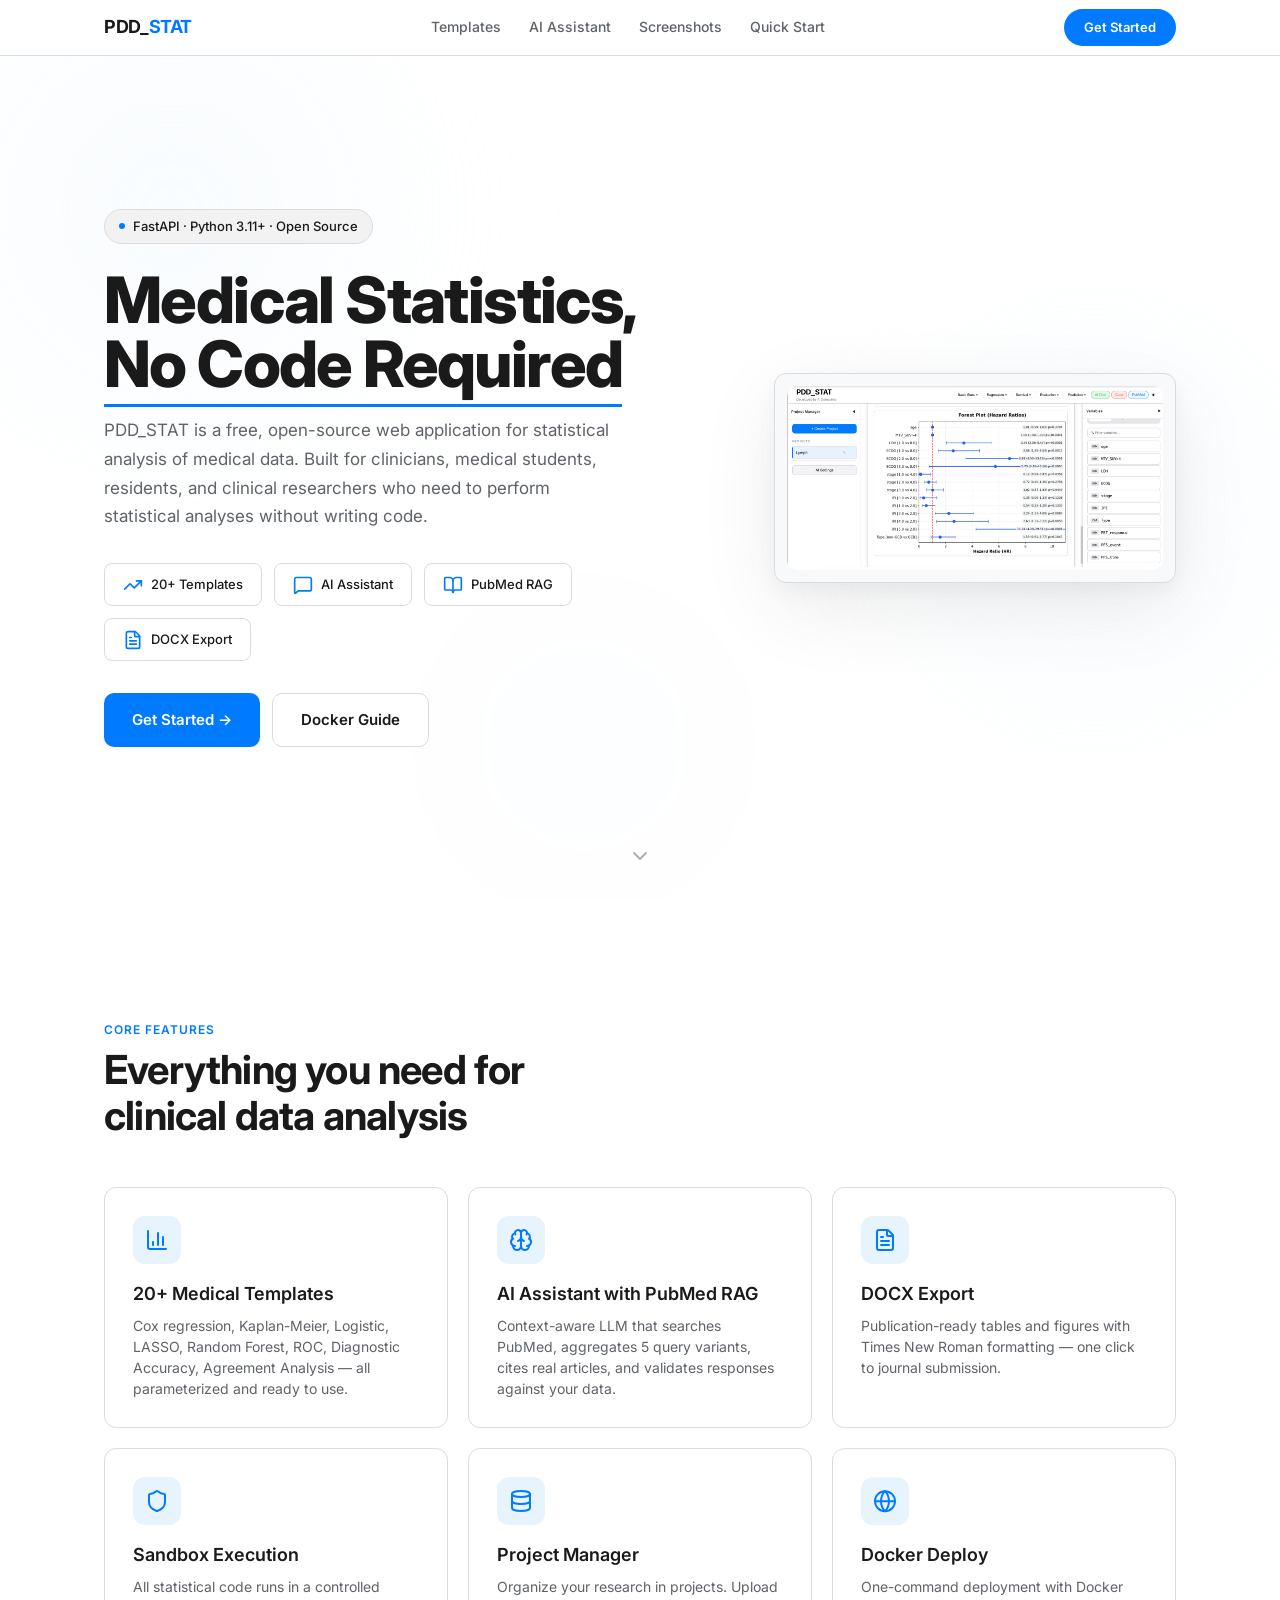
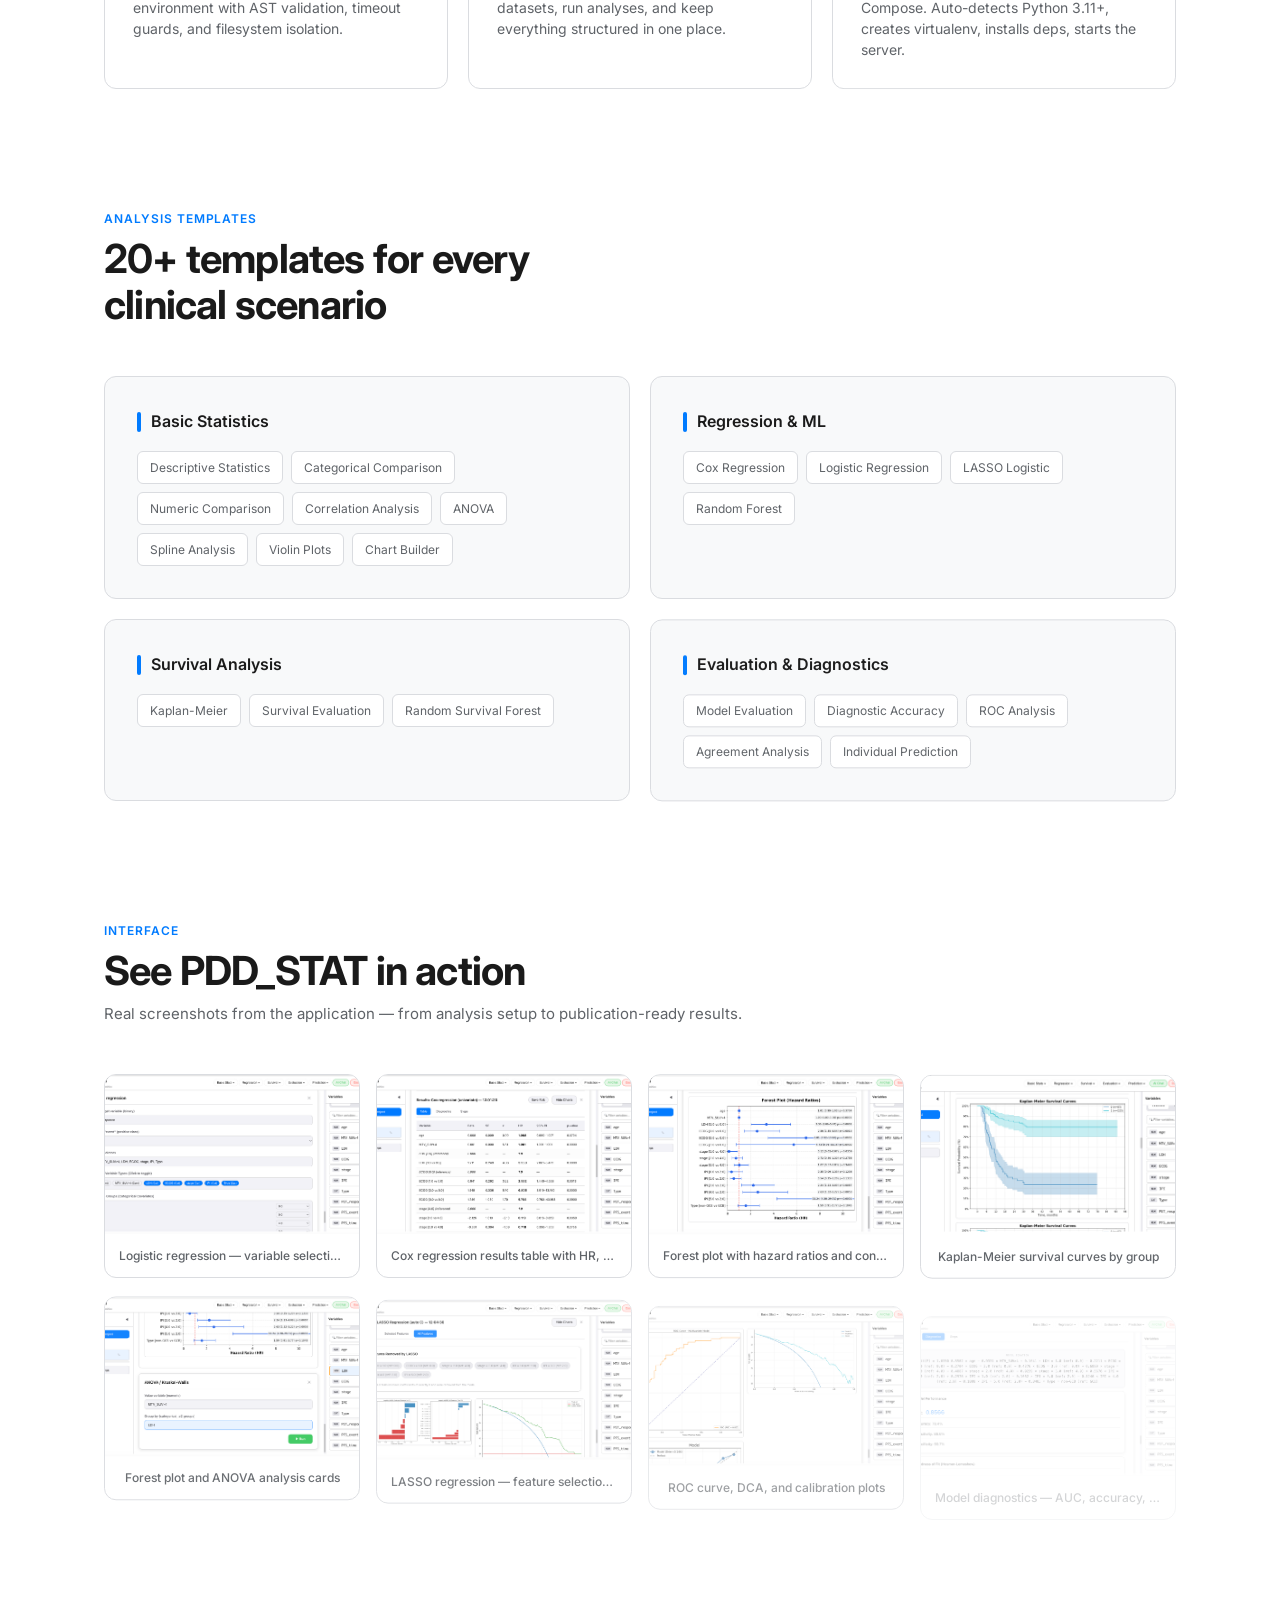
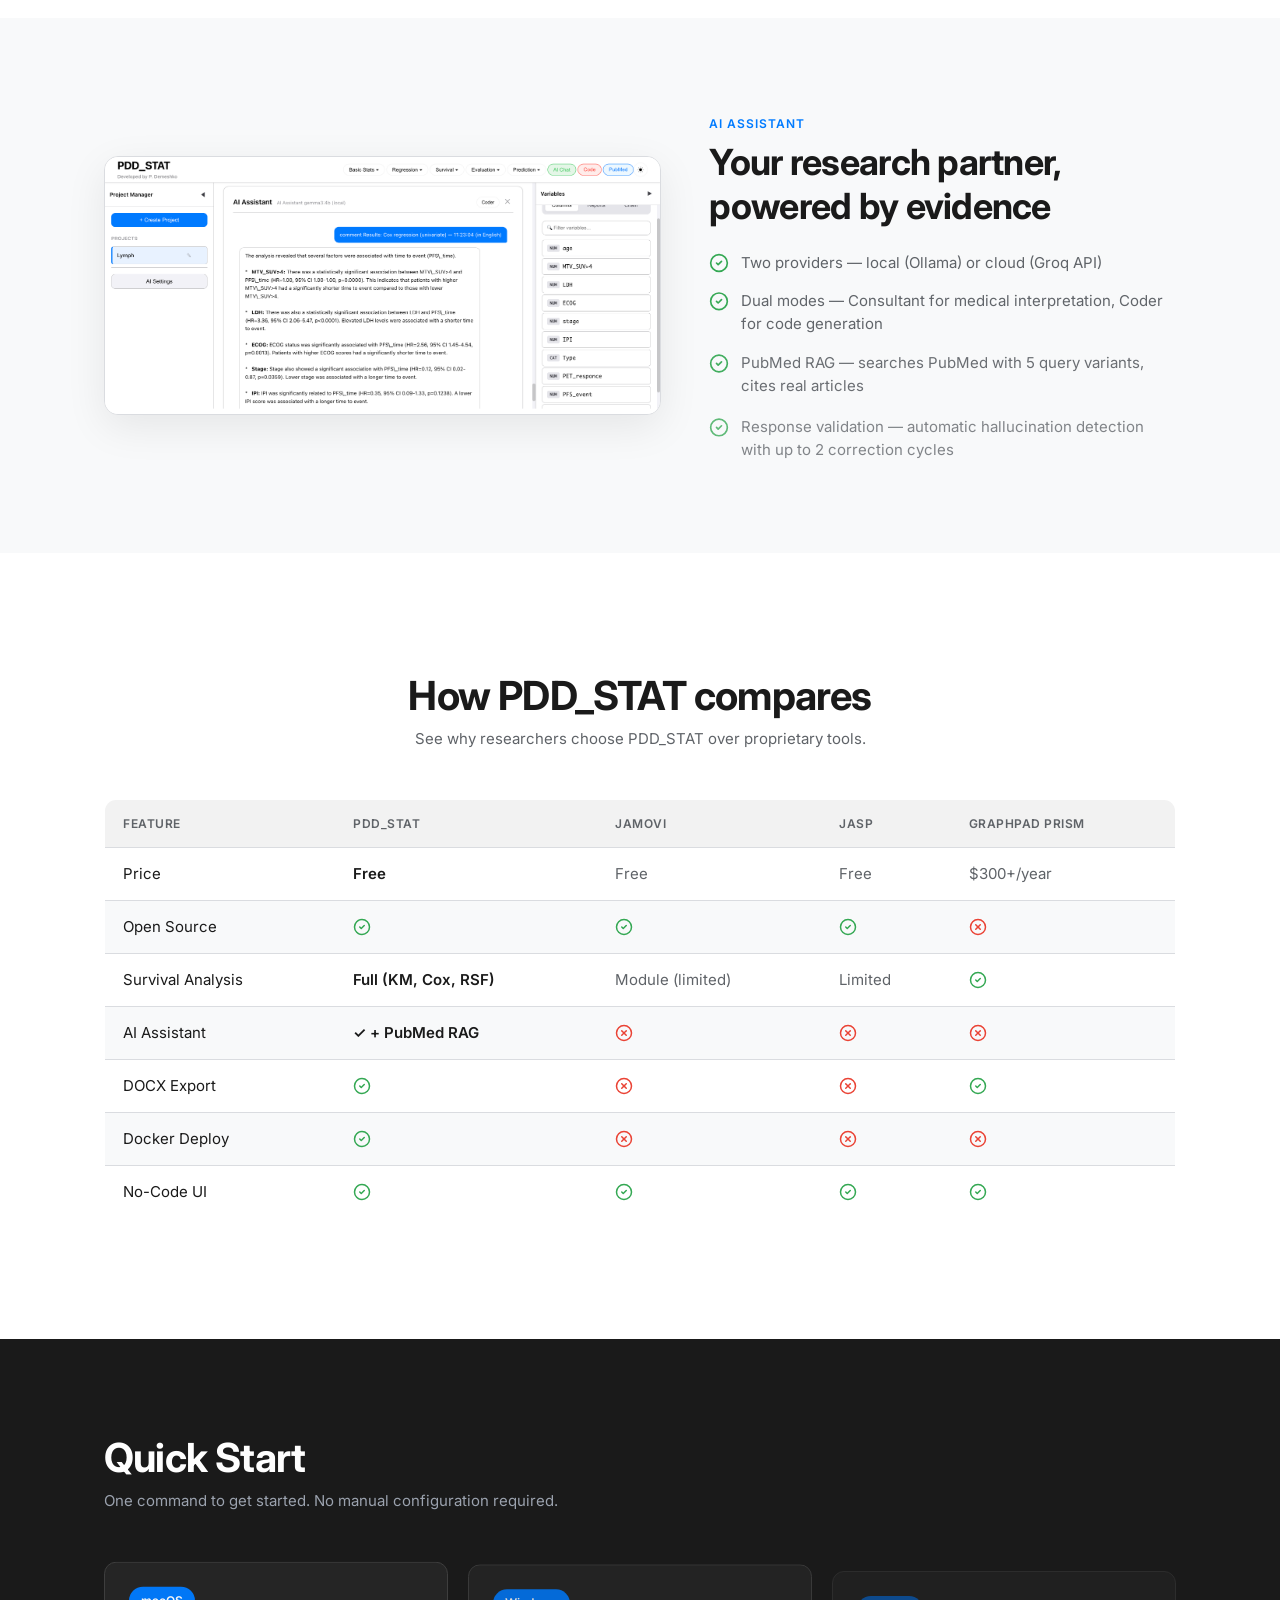
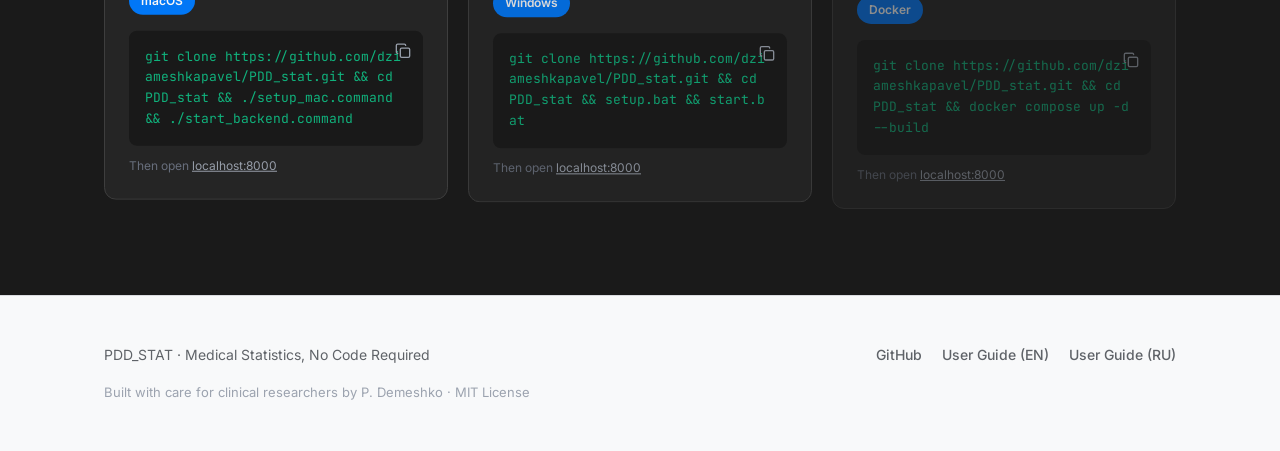
<file: index.html>
<!doctype html>
<html lang="en">
  <head>
    <meta charset="UTF-8" />
    <meta name="viewport" content="width=device-width, initial-scale=1.0" />
    <title>PDD_STAT - Medical Statistics</title>
    <script type="module" crossorigin src="./assets/index-CCuO8vCN.js"></script>
    <link rel="stylesheet" crossorigin href="./assets/index-CUIC3vMt.css">
  </head>
  <body>
    <div id="root"></div>
  </body>
</html>
</file>
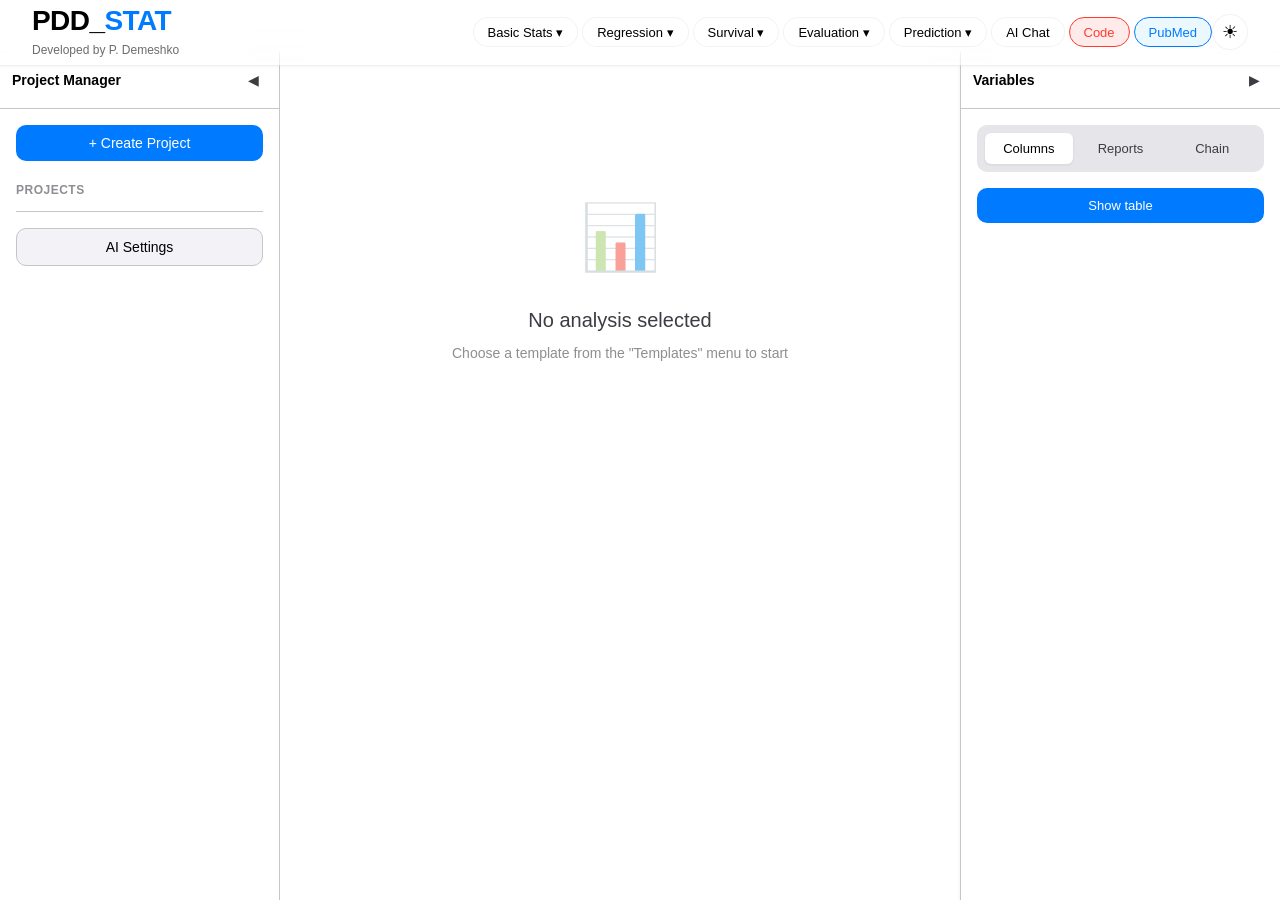
<file: app/frontend/index.html>
<!DOCTYPE html>
<html lang="en">
<head>
    <meta charset="UTF-8">
    <meta name="viewport" content="width=device-width, initial-scale=1.0">
    <title>PDD_STAT · Statistical Analysis</title>
    <link rel="stylesheet" href="style.css">
</head>
<body data-theme="light">
    <!-- Apple-style Header -->
    <header class="app-header">
        <div class="app-header-left">
            <div class="app-title-block">
                <div class="app-title">
                    <span class="app-title-main">PDD_<span class="app-title-accent">STAT</span></span>
                </div>
                <div class="app-developer">Developed by P. Demeshko</div>
            </div>
        </div>
        
        <div class="app-header-center">
            <!-- Basic Stats -->
            <div class="dropdown">
                <button class="header-btn dropdown-toggle" data-menu="basic">Basic Stats ▾</button>
                <div class="dropdown-menu" id="basicMenu">
                    <div class="dropdown-item" data-template="categorical">Categorical Comparison</div>
                    <div class="dropdown-item" data-template="numeric">Numeric Comparison</div>
                    <div class="dropdown-item" data-template="correlation">Correlation Analysis</div>
                    <div class="dropdown-item" data-template="spline">Spline Analysis</div>
                    <div class="dropdown-item" data-template="descriptive">Descriptive Statistics</div>
                    <div class="dropdown-item" data-template="violin">Violin Plots</div>
                    <div class="dropdown-item" data-template="anova">ANOVA / Kruskal-Wallis</div>
                    <div class="dropdown-item" data-template="chartbuilder">Chart Builder</div>
                </div>
            </div>
            
            <!-- Regression -->
            <div class="dropdown">
                <button class="header-btn dropdown-toggle" data-menu="regression">Regression ▾</button>
                <div class="dropdown-menu" id="regressionMenu">
                    <div class="dropdown-item" data-template="cox">Cox Regression</div>
                    <div class="dropdown-item" data-template="logistic">Logistic Regression</div>
                    <div class="dropdown-item" data-template="lasso">Logistic LASSO</div>
                    <div class="dropdown-item" data-template="rf">Random Forest</div>
                </div>
            </div>
            
            <!-- Survival -->
            <div class="dropdown">
                <button class="header-btn dropdown-toggle" data-menu="survival">Survival ▾</button>
                <div class="dropdown-menu" id="survivalMenu">
                    <div class="dropdown-item" data-template="km">Kaplan-Meier</div>
                </div>
            </div>
            
            <!-- Evaluation -->
            <div class="dropdown">
                <button class="header-btn dropdown-toggle" data-menu="evaluation">Evaluation ▾</button>
                <div class="dropdown-menu" id="evaluationMenu">
                    <div class="dropdown-item" data-template="modeleval">Model Evaluation (Binary)</div>
                    <div class="dropdown-item" data-template="surveval">Survival Prediction Eval</div>
                    <div class="dropdown-item" data-template="roc">ROC Analysis</div>
                    <div class="dropdown-item" data-template="diagacc">Diagnostic Accuracy</div>
                    <div class="dropdown-item" data-template="agreement">Agreement Analysis</div>
                </div>
            </div>
            
            <!-- Prediction -->
            <div class="dropdown">
                <button class="header-btn dropdown-toggle" data-menu="prediction">Prediction ▾</button>
                <div class="dropdown-menu" id="predictionMenu">
                    <div class="dropdown-item" data-template="indpred">Individual Prediction</div>
                </div>
            </div>
            
            <!-- AI Chat -->
            <button class="header-btn" id="aiChatBtn">
                AI Chat
            </button>

            <!-- Code mode -->
            <button class="header-btn" id="codeModeBtn" style="background: rgba(255, 59, 48, 0.1); color: var(--accent-red); border-color: var(--accent-red);">
                Code
            </button>
            
            <!-- PubMed Search -->
            <button class="header-btn" id="pubmedSearchBtn" style="background: rgba(90, 200, 250, 0.12); color: var(--accent-blue); border-color: var(--accent-blue);">
                PubMed
            </button>
        </div>
        
        <div class="app-header-right">
            <button class="header-btn theme-toggle" id="themeToggle" title="Toggle theme">
                <span class="sun">☀︎</span>
                <span class="moon">☾</span>
            </button>
        </div>
    </header>

    <!-- Main Layout -->
    <div class="app-container">
        <!-- Left Panel (Collapsible) -->
        <aside class="left-panel" id="leftPanel">
            <div class="panel-header">
                <span class="panel-title">Project Manager</span>
                <button class="collapse-btn" id="collapseLeftBtn" title="Collapse panel">◀</button>
            </div>
            <div class="panel-content">
                <button class="btn-primary create-project-btn" id="createProjectBtn">+ Create Project</button>
                <input type="file" id="fileInput" accept=".csv,.xlsx,.xls" style="display:none;">
                <div class="projects-list" id="projectsList">
                    <div class="projects-header">Projects</div>
                </div>
                
                <div style="margin-top:auto;padding-top:16px;border-top:1px solid var(--border-primary);">
                    <button class="btn-secondary" id="aiSettingsBtn" style="width:100%;">AI Settings</button>
                </div>
            </div>
        </aside>

        <!-- Main Workspace -->
        <main class="main-workspace" id="mainWorkspace">
            <div class="workspace-scroll">
                <div class="workspace-body">
                    <div class="empty-state" id="emptyState">
                        <div class="empty-icon">📊</div>
                        <h3>No analysis selected</h3>
                        <p>Choose a template from the "Templates" menu to start</p>
                    </div>
                    
                    <div class="analysis-cards-container" id="analysisCards"></div>
                    
                    <div class="code-editor-container hidden" id="codeEditorContainer">
                        <div class="code-editor-header">
                            <span>Python Script</span>
                            <button class="btn-secondary" id="exitCodeModeBtn">Exit Code Mode</button>
                        </div>
                        <textarea class="code-editor" id="codeEditor" placeholder="# Paste or write your Python code here..."></textarea>
                        <div class="code-editor-footer" style="display:flex; justify-content: space-between; align-items: center;">
                            <button class="btn-secondary" id="clearHistoryBtn" style="color: var(--accent-red); border-color: var(--accent-red);">Clear History & Plots</button>
                            <div style="display:flex; gap:8px;">
                                <button class="btn-secondary" id="clearCodeBtn">Clear Code</button>
                                <button class="btn-primary" id="runCodeBtn">Run</button>
                            </div>
                        </div>
                        <div class="code-results-container" id="codeResultsContainer"></div>
                    </div>
                </div>
            </div>

            <!-- Chat Panel -->
            <div class="chat-panel" id="chatPanel">
                <div class="chat-panel-header" id="chatPanelHeader" hidden>
                    <span class="chat-model-label" id="chatModelLabel">AI Assistant</span>
                    <div>
                        <button class="chat-clear-btn" id="chatClearBtn" title="Clear chat">Clear</button>
                        <button class="chat-collapse-btn" id="chatCollapseBtn" title="Minimize">_</button>
                        <button class="chat-close-btn" id="chatCloseBtn" title="Close">×</button>
                    </div>
                </div>
                <div class="chat-messages" id="chatMessages" style="max-height:0;"></div>
                <div class="chat-input-row">
                    <textarea class="chat-input" id="chatField" rows="1" placeholder="Ask a question..."></textarea>
                    <button class="chat-coder-btn" id="coderToggle">Coder</button>
                    <button class="send-btn" id="chatSendBtn">↑</button>
                </div>
            </div>
        </main>

        <!-- Right Panel (Collapsible) -->
        <aside class="right-panel" id="rightPanel">
            <div class="panel-header">
                <span class="panel-title">Variables</span>
                <button class="collapse-btn" id="collapseRightBtn" title="Collapse panel">▶</button>
            </div>
            <div class="panel-content">
<div class="tabs">
                    <button class="tab-btn active" data-tab="columns">Columns</button>
                    <button class="tab-btn" data-tab="table">Reports</button>
                    <button class="tab-btn" data-tab="chain">Chain</button>
                </div>
                
                <div class="tab-panel active" id="tabColumns">
                    <div class="variables-search">
                        <button class="btn-primary show-table-btn" id="showTableBtn">Show table</button>
                    </div>
                    <div class="variables-list" id="variablesList"></div>
                </div>
                
                <div class="tab-panel" id="tabTable">
                </div>
                
                <div class="tab-panel" id="tabChain">
                </div>
            </div>
        </aside>
    </div>

    <!-- Create Project Modal -->
    <div class="modal hidden" id="createProjectModal">
        <div class="modal-content">
            <div class="modal-header">
                <h3>Create Project</h3>
                <button class="modal-close" id="createProjectModalClose">&times;</button>
            </div>
            <div class="modal-body">
                <div class="form-group">
                    <label class="form-label">Project Name</label>
                    <input type="text" id="newProjectName" class="form-input" placeholder="Enter project name" style="width:100%;">
                </div>
                <div class="form-group" style="margin-top:16px;">
                    <label class="form-label">Data File (Excel or CSV)</label>
                    <label class="btn-secondary" style="display:block; padding:12px 16px; text-align:center; cursor:pointer;">
                        <span id="newProjectFileName">📂 Choose file...</span>
                        <input type="file" id="newProjectFile" accept=".xlsx,.xls,.csv" style="display:none;">
                    </label>
                </div>
            </div>
            <div class="modal-footer">
                <button class="btn-secondary" id="cancelCreateProject">Cancel</button>
                <button class="btn-primary" id="confirmCreateProject">Create</button>
            </div>
        </div>
    </div>

    <!-- Cleaning Recommendations Modal -->
    <div class="modal hidden" id="cleaningModal">
        <div class="modal-content">
            <div class="modal-header">
                <h3>Data Cleaning Recommendations</h3>
                <button class="modal-close" id="cleaningModalClose">&times;</button>
            </div>
            <div class="modal-body" id="cleaningModalBody"></div>
            <div class="modal-footer">
                <button class="btn-primary" id="applyCleaningBtn">Apply Cleaning</button>
                <button class="btn-secondary" id="skipCleaningBtn">Skip (Keep as is)</button>
            </div>
        </div>
    </div>

    <!-- Confirm Modal -->
    <div class="modal hidden" id="confirmModal">
        <div class="modal-content" style="max-width:420px;">
            <div class="modal-header">
                <h3 id="confirmModalTitle">Confirm</h3>
            </div>
            <div class="modal-body" id="confirmModalMessage"></div>
            <div class="modal-footer">
                <button class="btn-secondary" id="confirmCancelBtn">Cancel</button>
                <button class="btn-primary" id="confirmOkBtn">OK</button>
            </div>
        </div>
    </div>

    <!-- Card Templates -->
    <template id="coxCardTemplate">
        <div class="analysis-card" data-template="cox">
            <div class="card-header">
                <span class="card-title">Cox regression</span>
                <div class="card-actions">
                    <button class="card-close-btn" title="Remove analysis">✕</button>
                </div>
            </div>
            <div class="card-form">
                <div class="form-group">
                    <label class="form-label">Select event variable</label>
                    <input type="text" class="form-input event-input" placeholder="Select event variable..." data-field="event" readonly>
                </div>
                <div class="form-group">
                    <label class="form-label">Select time variable</label>
                    <input type="text" class="form-input time-input" placeholder="Select time variable..." data-field="time" readonly>
                </div>
                <div class="form-group">
                    <label class="form-label">Select covariates</label>
                    <input type="text" class="form-input covariates-input" placeholder="Select covariates..." data-field="covariates" readonly>
                </div>
                <div class="form-group covariate-types-wrapper hidden" style="margin-top: 12px; margin-bottom: 20px;">
                    <label class="form-label">Covariate Variable Types (Click to toggle)</label>
                    <div class="covariate-types-container" style="display: flex; flex-wrap: wrap; gap: 8px; background: var(--bg-secondary); padding: 12px; border-radius: var(--radius-md); border: 1px solid var(--border-primary);"></div>
                </div>
                <div class="form-group reference-groups-wrapper hidden" style="margin-top: 12px; margin-bottom: 20px;">
                    <label class="form-label">Reference Groups (Categorical Covariates)</label>
                    <div class="reference-groups-container" style="display: flex; flex-direction: column; gap: 8px; background: var(--bg-secondary); padding: 12px; border-radius: var(--radius-md); border: 1px solid var(--border-primary);"></div>
                </div>
                <div class="form-row">
                    <div class="form-group" style="flex:1; margin-bottom: 20px;">
                        <label class="form-label">Analysis type</label>
                        <div class="button-group">
                            <button class="btn-secondary analysis-type active" data-type="univariate">Univariate</button>
                            <button class="btn-secondary analysis-type" data-type="multivariate">Multivariate</button>
                        </div>
                    </div>
                    <div class="form-group method-group hidden" style="flex:1; margin-bottom: 20px;">
                        <label class="form-label">Method</label>
                        <div class="button-group">
                            <button class="btn-secondary method-btn" data-method="enter">Enter</button>
                            <button class="btn-secondary method-btn" data-method="forward">Forward</button>
                            <button class="btn-secondary method-btn" data-method="backward">Backward</button>
                        </div>
                    </div>
                    <div class="form-group stepwise-p-group hidden" style="flex:1; margin-bottom: 20px;">
                        <label class="form-label stepwise-p-label">P-value threshold</label>
                        <input type="number" class="stepwise-p-input" value="0.05" step="0.01" min="0.001" max="0.99" style="width: 100%; padding: 8px 12px; border-radius: var(--radius-md); border: 1px solid var(--border-primary); background: var(--bg-secondary); color: var(--text-primary);">
                    </div>
                </div>
                <div class="form-row" style="margin-bottom: 20px;">
                    <div class="form-group" style="flex:1; margin-bottom: 0;">
                        <label class="form-label">Adjust Survival Curves by Covariate</label>
                        <select class="plot-adjust-select" style="width: 100%; height: 44px; padding: 10px 16px; border-radius: var(--radius-md); border: 1px solid var(--border-primary); background: var(--bg-secondary); color: var(--text-primary);">
                            <option value="">-- Baseline Only --</option>
                        </select>
                    </div>
                </div>
                <div class="form-group">
                    <label style="margin-bottom:6px;font-size:12px;color:var(--text-muted);display:block;">Plots (optional)</label>
                    <div style="display:flex;gap:12px;flex-wrap:wrap;">
                        <label style="display:flex;align-items:center;gap:4px;cursor:pointer;font-size:13px;">
                            <input type="checkbox" class="plot-forest-check" style="width:16px;height:16px;">
                            <span>Forest Plot</span>
                        </label>
                        <label style="display:flex;align-items:center;gap:4px;cursor:pointer;font-size:13px;">
                            <input type="checkbox" class="plot-survival-check" style="width:16px;height:16px;">
                            <span>Survival Curves</span>
                        </label>
                        <label style="display:flex;align-items:center;gap:4px;cursor:pointer;font-size:13px;">
                            <input type="checkbox" class="plot-residuals-check" style="width:16px;height:16px;">
                            <span>Residuals</span>
                        </label>
                    </div>
                </div>
                <button class="run-btn">▶ Run</button>
                <div style="clear:both;"></div>
            </div>
            <div class="card-results-container"></div>
        </div>
    </template>

    <template id="categoricalCardTemplate">
        <div class="analysis-card" data-template="categorical">
            <div class="card-header">
                <span class="card-title">Categorical comparison</span>
                <div class="card-actions">
                    <button class="card-close-btn" title="Remove analysis">✕</button>
                </div>
            </div>
            <div class="card-form">
                <div class="form-group">
                    <label class="form-label">Select first variable</label>
                    <input type="text" class="form-input col1-input" placeholder="Select first variable..." data-field="col1" readonly>
                </div>
                <div class="form-group">
                    <label class="form-label">Select second variable</label>
                    <input type="text" class="form-input col2-input" placeholder="Select second variable..." data-field="col2" readonly>
                </div>
                <button class="run-btn">▶ Run</button>
                <div style="clear:both;"></div>
            </div>
            <div class="card-results-container"></div>
        </div>
    </template>

    <template id="logisticCardTemplate">
        <div class="analysis-card" data-template="logistic">
            <div class="card-header">
                <span class="card-title">Logistic regression</span>
                <div class="card-actions">
                    <button class="card-close-btn" title="Remove analysis">✕</button>
                </div>
            </div>
            <div class="card-form">
                <div class="form-group">
                    <label class="form-label">Select target variable (binary)</label>
                    <input type="text" class="form-input target-input" placeholder="Select target variable..." data-field="target" readonly>
                </div>
                <div class="form-group">
                    <label class="form-label">Value for "event" (positive class)</label>
                    <select class="event-value-select form-input" style="width:100%;">
                        <option value="1">1</option>
                        <option value="0">0</option>
                    </select>
                </div>
                <div class="form-group">
                    <label class="form-label">Select predictors</label>
                    <input type="text" class="form-input predictors-input" placeholder="Select predictors..." data-field="predictors" readonly>
                </div>
                <div class="form-group covariate-types-wrapper hidden" style="margin-top: 12px; margin-bottom: 20px;">
                    <label class="form-label">Covariate Variable Types (Click to toggle)</label>
                    <div class="covariate-types-container" style="display: flex; flex-wrap: wrap; gap: 8px; background: var(--bg-secondary); padding: 12px; border-radius: var(--radius-md); border: 1px solid var(--border-primary);"></div>
                </div>
                <div class="form-group reference-groups-wrapper hidden" style="margin-top: 12px; margin-bottom: 20px;">
                    <label class="form-label">Reference Groups (Categorical Covariates)</label>
                    <div class="reference-groups-container" style="display: flex; flex-direction: column; gap: 8px; background: var(--bg-secondary); padding: 12px; border-radius: var(--radius-md); border: 1px solid var(--border-primary);"></div>
                </div>
                <div class="form-row">
                    <div class="form-group" style="flex:1;">
                        <label class="form-label">Analysis type</label>
                        <div class="button-group">
                            <button class="btn-secondary analysis-type active" data-type="univariate">Univariate</button>
                            <button class="btn-secondary analysis-type" data-type="multivariate">Multivariate</button>
                        </div>
                    </div>
                    <div class="form-group method-group hidden" style="flex:1;">
                        <label class="form-label">Method</label>
                        <div class="button-group">
                            <button class="btn-secondary method-btn" data-method="enter">Enter</button>
                            <button class="btn-secondary method-btn" data-method="forward">Forward</button>
                            <button class="btn-secondary method-btn" data-method="backward">Backward</button>
                        </div>
                    </div>
                </div>
                <div class="form-row">
                    <div class="form-group" style="flex:1;">
                        <label class="form-label">Validation</label>
                        <div class="button-group">
                            <button class="btn-secondary validation-btn active" data-validation="none">None</button>
                            <button class="btn-secondary validation-btn" data-validation="split">Train/Test</button>
                            <button class="btn-secondary validation-btn" data-validation="cv">Cross-val</button>
                        </div>
                    </div>
                </div>
                <div class="form-group">
                    <label style="margin-bottom:6px;font-size:12px;color:var(--text-muted);display:block;">Plots (optional)</label>
                    <div style="display:flex;gap:12px;flex-wrap:wrap;">
                        <label style="display:flex;align-items:center;gap:4px;cursor:pointer;font-size:13px;">
                            <input type="checkbox" class="plot-roc-check" style="width:16px;height:16px;">
                            <span>ROC</span>
                        </label>
                        <label style="display:flex;align-items:center;gap:4px;cursor:pointer;font-size:13px;">
                            <input type="checkbox" class="plot-dca-check" style="width:16px;height:16px;">
                            <span>DCA</span>
                        </label>
                        <label style="display:flex;align-items:center;gap:4px;cursor:pointer;font-size:13px;">
                            <input type="checkbox" class="plot-cal-check" style="width:16px;height:16px;">
                            <span>Calibration</span>
                        </label>
                    </div>
                </div>
                <button class="run-btn">▶ Run</button>
                <div style="clear:both;"></div>
            </div>
            <div class="card-results-container"></div>
        </div>
    </template>

    <template id="rfCardTemplate">
        <div class="analysis-card" data-template="rf">
            <div class="card-header">
                <span class="card-title">Random Forest</span>
                <div class="card-actions">
                    <button class="card-close-btn" title="Remove analysis">✕</button>
                </div>
            </div>
            <div class="card-form">
                <div class="form-group">
                    <label class="form-label">Select target variable</label>
                    <input type="text" class="form-input target-input" placeholder="Select target variable..." data-field="target" readonly>
                </div>
                <div class="form-group">
                    <label class="form-label">Exclude variables (optional)</label>
                    <input type="text" class="form-input exclusions-input" placeholder="Select exclusions..." data-field="exclusions" readonly>
                </div>
                <div class="form-group">
                    <label class="form-label">Top features to show</label>
                    <select class="top-features-select" style="padding:10px;border-radius:var(--radius-md);border:1px solid var(--border-primary);background:var(--bg-secondary);color:var(--text-primary);width:100%;">
                        <option value="10">10</option>
                        <option value="15" selected>15</option>
                        <option value="20">20</option>
                        <option value="0">All</option>
                    </select>
                </div>
                <div class="form-group">
                    <label style="display:flex;align-items:center;gap:8px;cursor:pointer;">
                        <input type="checkbox" class="shap-check" style="width:16px;height:16px;">
                        <span>Include SHAP analysis</span>
                    </label>
                </div>
                <button class="run-btn">▶ Run</button>
                <div style="clear:both;"></div>
            </div>
            <div class="card-results-container"></div>
        </div>
    </template>

    <template id="rocCardTemplate">
        <div class="analysis-card" data-template="roc">
            <div class="card-header">
                <span class="card-title">ROC Analysis</span>
                <div class="card-actions">
                    <button class="card-close-btn" title="Remove analysis">✕</button>
                </div>
            </div>
            <div class="card-form">
                <div class="form-group">
                    <label class="form-label">Target variable (binary)</label>
                <input type="text" class="form-input target-input" placeholder="Select target variable..." data-field="target" readonly>
                </div>
                <div class="form-group">
                    <label class="form-label">Value for "event" (positive class)</label>
                    <select class="event-value-select form-input" style="width:100%;">
                        <option value="1">1</option>
                        <option value="0">0</option>
                    </select>
                </div>
                <div class="form-group">
                    <label class="form-label">Predictors (numeric)</label>
                    <input type="text" class="form-input predictors-input" placeholder="Select predictors..." data-field="predictors" readonly>
                </div>
                <button class="run-btn">▶ Run</button>
                <div style="clear:both;"></div>
            </div>
            <div class="card-results-container"></div>
        </div>
    </template>

    <template id="diagAccCardTemplate">
        <div class="analysis-card" data-template="diagacc">
            <div class="card-header">
                <span class="card-title">Diagnostic Accuracy</span>
                <div class="card-actions">
                    <button class="card-close-btn" title="Remove analysis">✕</button>
                </div>
            </div>
            <div class="card-form">
                <div class="form-group">
                    <label class="form-label">Reference standard (binary)</label>
                    <input type="text" class="form-input target-input" placeholder="Select reference variable..." data-field="target" readonly>
                </div>
                <div class="form-group">
                    <label class="form-label">Index test(s) (numeric)</label>
                    <input type="text" class="form-input predictors-input" placeholder="Select test variables..." data-field="predictors" readonly>
                </div>
                <button class="run-btn">▶ Run</button>
                <div style="clear:both;"></div>
            </div>
            <div class="card-results-container"></div>
        </div>
    </template>

    <template id="agreementCardTemplate">
        <div class="analysis-card" data-template="agreement">
            <div class="card-header">
                <span class="card-title">Agreement Analysis</span>
                <div class="card-actions"><button class="card-close-btn">✕</button></div>
            </div>
            <div class="card-form">
                <div class="form-group">
                    <label class="form-label">Select raters (2+ columns)</label>
                    <input type="text" class="form-input predictors-input" placeholder="Select raters..." data-field="predictors" readonly>
                </div>
                <div class="form-group">
                    <label class="form-label">Category type</label>
                    <div class="button-group">
                        <button class="btn-secondary btn-nominal" data-type="nominal">Nominal</button>
                        <button class="btn-secondary btn-ordinal" data-type="ordinal">Ordinal (Weighted)</button>
                    </div>
                </div>
                <div class="form-group weight-group" style="display:none;">
                    <label class="form-label">Weight type</label>
                    <div class="button-group">
                        <button class="btn-secondary btn-weight active" data-weight="linear">Linear</button>
                        <button class="btn-secondary btn-weight" data-weight="quadratic">Quadratic</button>
                    </div>
                </div>
                <button class="run-btn">▶ Run</button>
                <div style="clear:both;"></div>
            </div>
            <div class="card-results-container"></div>
        </div>
    </template>

    <template id="kmCardTemplate">
        <div class="analysis-card" data-template="km">
            <div class="card-header">
                <span class="card-title">Kaplan-Meier Survival</span>
                <div class="card-actions">
                    <button class="card-close-btn" title="Remove analysis">✕</button>
                </div>
            </div>
            <div class="card-form">
                <div class="form-group">
                    <label class="form-label">Select time variable</label>
                    <input type="text" class="form-input time-input" placeholder="Select time variable..." data-field="time" readonly>
                </div>
                <div class="form-group">
                    <label class="form-label">Select event variable</label>
                    <input type="text" class="form-input event-input" placeholder="Select event variable..." data-field="event" readonly>
                </div>
                <div class="form-group">
                    <label class="form-label">Select group variable</label>
                    <input type="text" class="form-input group-input" placeholder="Select group variable..." data-field="group" readonly>
                </div>
                <div class="form-group">
                    <label class="form-label">Select stratify variable (optional)</label>
                    <input type="text" class="form-input stratify-input" placeholder="Select stratify variable..." data-field="stratify" readonly>
                </div>
                <div class="form-group">
                    <label class="form-label">Plot type</label>
                    <div class="button-group">
                        <button class="btn-secondary plot-type-btn active" data-type="survival">Survival</button>
                        <button class="btn-secondary plot-type-btn" data-type="hazard">Hazard</button>
                        <button class="btn-secondary ci-toggle-btn active" title="Show 95% CI">95% CI</button>
                        <button class="btn-secondary chart-axes-btn" title="Customize axes">Chart Axes</button>
                    </div>
                    <div class="chart-axes-row" style="display:none;margin-top:8px;gap:12px;align-items:center;flex-wrap:wrap;">
                        <div style="display:flex;align-items:center;gap:4px;">
                            <span style="font-size:11px;">X step:</span>
                            <input type="number" class="form-input x-step-input" value="6" min="1" max="120" style="width:55px;padding:4px 6px;font-size:12px;">
                        </div>
                        <div style="display:flex;align-items:center;gap:4px;">
                            <span style="font-size:11px;">X label:</span>
                            <input type="text" class="form-input x-label-input" value="Time, months" style="width:120px;padding:4px 6px;font-size:12px;">
                        </div>
                        <div style="display:flex;align-items:center;gap:4px;">
                            <span style="font-size:11px;">Y step:</span>
                            <input type="number" class="form-input y-step-input" value="10" min="1" max="100" style="width:55px;padding:4px 6px;font-size:12px;">
                            <span style="font-size:10px;color:var(--text-muted);">%</span>
                        </div>
                        <div style="display:flex;align-items:center;gap:4px;">
                            <span style="font-size:11px;">Y label:</span>
                            <input type="text" class="form-input y-label-input" value="Survival Probability" style="width:140px;padding:4px 6px;font-size:12px;">
                        </div>
                    </div>
                </div>
                <button class="run-btn">▶ Run</button>
                <div style="clear:both;"></div>
            </div>
            <div class="card-results-container"></div>
        </div>
    </template>

    <template id="modelEvalBinaryCardTemplate">
        <div class="analysis-card" data-template="modeleval">
            <div class="card-header">
                <span class="card-title">Model Evaluation (Binary)</span>
                <div class="card-actions">
                    <button class="card-close-btn" title="Remove analysis">✕</button>
                </div>
            </div>
            <div class="card-form">
                <div class="form-group">
                    <label class="form-label">Target variable (binary)</label>
                    <input type="text" class="form-input target-input" placeholder="Select target variable..." data-field="target" readonly>
                </div>
                <div class="form-group">
                    <label class="form-label">Prediction columns</label>
                    <input type="text" class="form-input predictors-input" placeholder="Select prediction columns..." data-field="predictors" readonly>
                </div>
                <div class="form-group">
                    <label class="form-label">Bootstrap samples</label>
                    <select class="bootstrap-input" style="padding:10px;border-radius:var(--radius-md);border:1px solid var(--border-primary);background:var(--bg-secondary);color:var(--text-primary);width:100%;">
                        <option value="500">500</option>
                        <option value="1000" selected>1000</option>
                        <option value="2000">2000</option>
                    </select>
                </div>
                <div class="form-group" style="display:flex;gap:24px;flex-wrap:wrap;">
                    <label style="display:flex;align-items:center;gap:8px;cursor:pointer;">
                        <input type="checkbox" class="dca-check" checked style="width:16px;height:16px;">
                        <span>Include DCA</span>
                    </label>
                    <label style="display:flex;align-items:center;gap:8px;cursor:pointer;">
                        <input type="checkbox" class="calib-check" checked style="width:16px;height:16px;">
                        <span>Calibration</span>
                    </label>
                </div>
                <button class="run-btn">▶ Run</button>
                <div style="clear:both;"></div>
            </div>
            <div class="card-results-container"></div>
        </div>
    </template>

    <template id="numericCompareCardTemplate">
        <div class="analysis-card" data-template="numeric">
            <div class="card-header">
                <span class="card-title">Numeric Comparison</span>
                <div class="card-actions">
                    <button class="card-close-btn" title="Remove analysis">✕</button>
                </div>
            </div>
            <div class="card-form">
                <div class="form-group">
                    <label class="form-label">Value variable (numeric)</label>
                    <input type="text" class="form-input value-input" placeholder="Select value variable..." data-field="value" readonly>
                </div>
                <div class="form-group">
                    <label class="form-label">Group by (categorical)</label>
                    <input type="text" class="form-input group-input" placeholder="Select group variable..." data-field="group" readonly>
                </div>
                <button class="run-btn">▶ Run</button>
                <div style="clear:both;"></div>
            </div>
            <div class="card-results-container"></div>
        </div>
    </template>

    <template id="anovaCardTemplate">
        <div class="analysis-card" data-template="anova">
            <div class="card-header">
                <span class="card-title">ANOVA / Kruskal-Wallis</span>
                <div class="card-actions"><button class="card-close-btn">✕</button></div>
            </div>
            <div class="card-form">
                <div class="form-group">
                    <label class="form-label">Value variable (numeric)</label>
                    <input type="text" class="form-input value-input" placeholder="Select value variable..." data-field="value" readonly>
                </div>
                <div class="form-group">
                    <label class="form-label">Group by (categorical, ≥2 groups)</label>
                    <input type="text" class="form-input group-input" placeholder="Select group variable..." data-field="group" readonly>
                </div>
                <button class="run-btn">▶ Run</button>
                <div style="clear:both;"></div>
            </div>
            <div class="card-results-container"></div>
        </div>
    </template>

    <template id="lassoCardTemplate">
    <div class="analysis-card" data-template="lasso">
        <div class="card-header">
            <span class="card-title">Logistic LASSO</span>
            <div class="card-actions">
                <button class="card-close-btn" title="Remove analysis">✕</button>
            </div>
        </div>
        <div class="card-form">
            <div class="form-group">
                <label class="form-label">Target variable (binary)</label>
                <input type="text" class="form-input target-input" placeholder="Select target variable..." data-field="target" readonly>
            </div>
            <div class="form-group">
                <label class="form-label">Value for "event" (positive class)</label>
                <select class="event-value-select form-input" style="width:100%;">
                    <option value="1">1</option>
                    <option value="0">0</option>
                </select>
            </div>
            <div class="form-group">
                <label class="form-label">Covariates (leave empty for all numeric)</label>
                <input type="text" class="form-input covariates-input" placeholder="Select covariates..." data-field="covariates" readonly>
            </div>
            <div class="form-group covariate-types-wrapper hidden" style="margin-top: 12px; margin-bottom: 20px;">
                <label class="form-label">Covariate Variable Types (Click to toggle)</label>
                <div class="covariate-types-container" style="display: flex; flex-wrap: wrap; gap: 8px; background: var(--bg-secondary); padding: 12px; border-radius: var(--radius-md); border: 1px solid var(--border-primary);"></div>
            </div>
            <div class="form-group reference-groups-wrapper hidden" style="margin-top: 12px; margin-bottom: 20px;">
                <label class="form-label">Reference Groups (Categorical Covariates)</label>
                <div class="reference-groups-container" style="display: flex; flex-direction: column; gap: 8px; background: var(--bg-secondary); padding: 12px; border-radius: var(--radius-md); border: 1px solid var(--border-primary);"></div>
            </div>
            <div class="form-group">
                <label style="display:flex;align-items:center;gap:8px;cursor:pointer;">
                    <input type="checkbox" class="auto-c-check" checked style="width:16px;height:16px;">
                    <span>Auto-select C (cross-validation)</span>
                </label>
            </div>
            <div class="form-group c-value-row" style="display:none;">
                <label class="form-label">C (inverse of λ, lower = stronger regularization)</label>
                <input type="number" class="form-input c-value-input" value="0.1" step="0.01" min="0.001" max="100" style="width:100%;">
                </div>
                <div class="form-group">
                    <label style="margin-bottom:6px;font-size:12px;color:var(--text-muted);display:block;">Plots (optional)</label>
                    <div style="display:flex;gap:12px;flex-wrap:wrap;">
                        <label style="display:flex;align-items:center;gap:4px;cursor:pointer;font-size:13px;">
                            <input type="checkbox" class="plot-coef-check" style="width:16px;height:16px;">
                            <span>Coefficients</span>
                        </label>
                        <label style="display:flex;align-items:center;gap:4px;cursor:pointer;font-size:13px;">
                            <input type="checkbox" class="plot-cv-check" style="width:16px;height:16px;">
                            <span>CV curve</span>
                        </label>
                        <label style="display:flex;align-items:center;gap:4px;cursor:pointer;font-size:13px;">
                            <input type="checkbox" class="plot-dca-check" style="width:16px;height:16px;">
                            <span>DCA</span>
                        </label>
                        <label style="display:flex;align-items:center;gap:4px;cursor:pointer;font-size:13px;">
                            <input type="checkbox" class="plot-cal-check" style="width:16px;height:16px;">
                            <span>Calibration</span>
                        </label>
                    </div>
                </div>
                <button class="run-btn">▶ Run</button>
                <div style="clear:both;"></div>
            </div>
        <div class="card-results-container"></div>
    </div>
</template>

    <template id="correlationCardTemplate">
        <div class="analysis-card" data-template="correlation">
            <div class="card-header">
                <span class="card-title">Correlation Analysis</span>
                <div class="card-actions">
                    <button class="card-close-btn" title="Remove analysis">✕</button>
                </div>
            </div>
            <div class="card-form">
                <div class="form-group">
                    <label class="form-label">Variables (select multiple)</label>
                    <input type="text" class="form-input predictors-input" placeholder="Select variables..." data-field="predictors" readonly>
                </div>
                <div class="form-row">
                    <div class="form-group" style="flex:1;">
                        <label class="form-label">Method</label>
                        <select class="method-select form-input" style="width:100%;">
                            <option value="pearson">Pearson</option>
                            <option value="spearman">Spearman</option>
                        </select>
                    </div>
                    <div class="form-group" style="flex:1;">
                        <label class="form-label">Threshold (|r| >)</label>
                        <select class="threshold-input form-input" style="width:100%;">
                            <option value="0.3">0.3</option>
                            <option value="0.5" selected>0.5</option>
                            <option value="0.7">0.7</option>
                        </select>
                    </div>
                </div>
                <button class="run-btn">Run</button>
                <div style="clear:both;"></div>
            </div>
            <div class="card-results-container"></div>
        </div>
    </template>

    <template id="splineCardTemplate">
        <div class="analysis-card" data-template="spline">
            <div class="card-header">
                <span class="card-title">Spline Analysis</span>
                <div class="card-actions"><button class="card-close-btn">✕</button></div>
            </div>
            <div class="card-form">
                <div class="form-group">
                    <label class="form-label">Variable of interest</label>
                    <input type="text" class="form-input variable-input" placeholder="Select variable of interest..." data-field="variable" readonly>
                </div>
                <div class="form-group">
                    <label class="form-label">Outcome type</label>
                    <div style="display:flex;gap:16px;">
                        <label><input type="radio" class="outcome-binary" name="outcome" checked> Binary target</label>
                        <label><input type="radio" class="outcome-survival" name="outcome"> Time-to-event</label>
                    </div>
                </div>
                <div class="binary-inputs">
                    <div class="form-group">
                        <label class="form-label">Target variable (binary)</label>
                    <input type="text" class="form-input target-input" placeholder="Select target variable..." data-field="target" readonly>
                    </div>
                </div>
                <div class="survival-inputs" style="display:none;">
                    <div class="form-group">
                        <label class="form-label">Time variable</label>
                        <input type="text" class="form-input time-input" placeholder="Select time variable..." data-field="time" readonly>
                    </div>
                    <div class="form-group">
                        <label class="form-label">Event variable</label>
                        <input type="text" class="form-input event-input" placeholder="Select event variable..." data-field="event" readonly>
                    </div>
                </div>
                <div class="form-group">
                    <label class="form-label">Adjust for (optional)</label>
                    <input type="text" class="form-input covariates-input" placeholder="Select covariates..." data-field="covariates" readonly>
                </div>
                <div class="form-group">
                    <label class="form-label">Knot placement</label>
                    <div style="display:flex;gap:12px;align-items:center;">
                        <label><input type="radio" class="knot-radio" name="knot" value="median" checked> Median</label>
                        <label><input type="radio" class="knot-radio" name="knot" value="quartiles"> Quartiles</label>
                        <label><input type="radio" class="knot-radio" name="knot" value="custom"> Custom:</label>
                        <input type="number" class="form-input custom-knot" style="width:80px;" placeholder="0" step="any">
                    </div>
                </div>
                <button class="run-btn">Run</button>
                <div style="clear:both;"></div>
            </div>
            <div class="card-results-container"></div>
        </div>
    </template>

    <template id="violinPlotCardTemplate">
        <div class="analysis-card" data-template="violin">
            <div class="card-header">
                <span class="card-title">Violin Plots</span>
                <div class="card-actions"><button class="card-close-btn">✕</button></div>
            </div>
            <div class="card-form">
                <div class="form-group">
                    <label class="form-label">Variable (numeric)</label>
                    <input type="text" class="form-input value-input" placeholder="Select value variable..." data-field="value" readonly>
                </div>
                <div class="form-group">
                    <label class="form-label">Select group variable</label>
                    <input type="text" class="form-input group-input" placeholder="Select group variable..." data-field="group" readonly>
                </div>
                <button class="run-btn">Run</button>
                <div style="clear:both;"></div>
            </div>
            <div class="card-results-container"></div>
        </div>
    </template>

    <template id="descriptiveStatsCardTemplate">
        <div class="analysis-card" data-template="descriptive">
            <div class="card-header">
                <span class="card-title">Descriptive Statistics</span>
                <div class="card-actions"><button class="card-close-btn">✕</button></div>
            </div>
                <div class="card-form">
                <div class="form-group">
                    <label class="form-label">Variables (leave empty for all numeric)</label>
                    <input type="text" class="form-input covariates-input" placeholder="Select variables..." data-field="covariates" readonly>
                </div>
                <div class="form-group">
                    <label style="display:flex;align-items:center;gap:8px;cursor:pointer;">
                        <input type="checkbox" class="plots-check" style="width:16px;height:16px;">
                        <span>Include histograms</span>
                    </label>
                </div>
                <button class="run-btn">Run</button>
                <div style="clear:both;"></div>
            </div>
            <div class="card-results-container"></div>
        </div>
    </template>

    <template id="resultsBlockTemplate">
        <div class="results-block">
            <div class="results-header">
                <span class="results-title"></span>
                <button class="btn-secondary charts-toggle-btn">Hide Charts</button>
                <button class="results-close-btn" title="Remove results">✕</button>
            </div>
            <div class="results-table-container"></div>
            <div class="results-stats"></div>
            <div class="results-plots"></div>
        </div>
    </template>

    <!-- Главный модуль приложения -->
    <template id="extValCardTemplate">
    <div class="analysis-card" data-template="extval">
        <div class="card-header">
            <span class="card-title">External Model Validation</span>
            <div class="card-actions"><button class="card-close-btn">✕</button></div>
        </div>
        <div class="card-form">
            <div class="form-group">
                <label class="form-label">Model file (.joblib or .pkl)</label>
                <input type="file" class="model-file-input" accept=".joblib,.pkl" style="display:none;">
                <button class="btn-primary upload-btn" style="width:100%;">Select File</button>
            </div>
            <div class="form-group">
                <label class="form-label">Target column</label>
                <input type="text" class="form-input target-input" placeholder="Select target variable...">
            </div>
            <div class="form-group">
                <label class="form-label">Event value (positive class)</label>
                <select class="event-value-select form-input" style="width:100%;">
                    <option value="1">1</option>
                    <option value="0">0</option>
                </select>
            </div>
            <div class="mapping-container"></div>
            <button class="run-btn">▶ Run Validation</button>
            <div style="clear:both;"></div>
        </div>
        <div class="card-results-container"></div>
    </div>
</template>
    <template id="indPredCardTemplate">
    <div class="analysis-card" data-template="indpred">
        <div class="card-header">
            <span class="card-title">Individual Prediction</span>
            <div class="card-actions"><button class="card-close-btn">✕</button></div>
        </div>
        <div class="card-form">
            <div class="form-group">
                <label class="form-label">Model file (.joblib)</label>
                <input type="file" class="model-file-input" accept=".joblib,.pkl" style="display:none;">
                <button class="btn-primary upload-btn" style="width:100%;">Select File</button>
            </div>
            <div class="patient-form"></div>
            <button class="run-btn">▶ Predict</button>
            <div style="clear:both;"></div>
        </div>
        <div class="card-results-container"></div>
    </div>
</template>
    <template id="survEvalCardTemplate">
    <div class="analysis-card" data-template="surveval">
        <div class="card-header">
            <span class="card-title">Survival Prediction Evaluation</span>
            <div class="card-actions"><button class="card-close-btn">✕</button></div>
        </div>
        <div class="card-form">
            <div class="form-group">
                <label class="form-label">Time variable</label>
                <input type="text" class="form-input time-input" data-field="time" 
                       placeholder="Select time variable..." readonly>
            </div>
            <div class="form-group">
                <label class="form-label">Event variable</label>
                <input type="text" class="form-input event-input" data-field="event" 
                       placeholder="Select event variable..." readonly>
            </div>
            <div class="form-group">
                <label class="form-label">Prediction columns (risk scores)</label>
                <input type="text" class="form-input predictors-input" data-field="predictors" 
                       placeholder="Select risk columns..." readonly>
            </div>
            <div class="form-group">
                <label class="form-label">Evaluation time points (months)</label>
                <input type="text" class="form-input time-points-input" 
                       value="" placeholder="Optional: 12,24,48" style="width:100%;">
            </div>
            
            <div class="form-group">
                <label class="form-label">Stratify by (optional)</label>
                <input type="text" class="form-input stratify-input" data-field="stratify" 
                       placeholder="Select variable to stratify..." readonly>
            </div>
                <div class="form-group">
                    <label class="form-label">Plot type</label>
                    <div class="button-group">
                        <button class="btn-secondary smooth-btn" title="Smooth curves">Smooth</button>
                        <button class="btn-secondary chart-axes-btn" title="Customize axes">Chart Axes</button>
                    </div>
                <div class="chart-axes-row" style="display:none;margin-top:8px;gap:12px;align-items:center;flex-wrap:wrap;">
                    <div style="display:flex;align-items:center;gap:4px;">
                        <span style="font-size:11px;">X step:</span>
                        <input type="number" class="form-input x-step-input" value="6" min="1" max="120" style="width:55px;padding:4px 6px;font-size:12px;">
                    </div>
                    <div style="display:flex;align-items:center;gap:4px;">
                        <span style="font-size:11px;">X label:</span>
                        <input type="text" class="form-input x-label-input" value="Time, months" style="width:120px;padding:4px 6px;font-size:12px;">
                    </div>
                    <div style="display:flex;align-items:center;gap:4px;">
                        <span style="font-size:11px;">Y step:</span>
                        <input type="number" class="form-input y-step-input" value="0.1" min="0.05" max="0.5" step="0.05" style="width:55px;padding:4px 6px;font-size:12px;">
                    </div>
                    <div style="display:flex;align-items:center;gap:4px;">
                        <span style="font-size:11px;">Y label:</span>
                        <input type="text" class="form-input y-label-input" value="AUC" style="width:80px;padding:4px 6px;font-size:12px;">
                    </div>
                </div>
            </div>
            
            <!-- Bootstrap settings -->
            <div class="form-group">
                <label class="form-label">Bootstrap samples for CI</label>
                <select class="bootstrap-input" style="padding:10px;border-radius:var(--radius-md);
                        border:1px solid var(--border-primary);background:var(--bg-secondary);
                        color:var(--text-primary);width:100%;">
                    <option value="500">500</option>
                    <option value="1000" selected>1000</option>
                    <option value="2000">2000</option>
                </select>
                <div style="font-size:11px;color:var(--text-muted);margin-top:4px;">
                    More samples = more accurate CIs but slower (2000 ≈ 30s)
                </div>
            </div>
            
            <button class="run-btn">▶ Run</button>
            <div style="clear:both;"></div>
        </div>
        <div class="card-results-container"></div>
        </div>
    </template>
    <template id="chartBuilderCardTemplate">
        <div class="analysis-card" data-template="chartbuilder">
            <div class="card-header">
                <span class="card-title">Chart Builder</span>
                <div class="card-actions"><button class="card-close-btn">✕</button></div>
            </div>
            <div class="card-form">
                <div class="form-group">
                    <label class="form-label">Chart type</label>
                    <select class="form-input chart-type-select" style="width:100%;">
                        <option value="histogram">Histogram</option>
                        <option value="box">Box Plot</option>
                        <option value="scatter">Scatter Plot</option>
                        <option value="bar">Bar Chart (mean ± SD)</option>
                        <option value="density">Density Plot</option>
                    </select>
                </div>
                <div class="form-group">
                    <label class="form-label">X variable</label>
                    <input type="text" class="form-input x-input" data-field="x" placeholder="Select variable..." readonly>
                </div>
                <div class="form-group y-group">
                    <label class="form-label">Y variable</label>
                    <input type="text" class="form-input y-input" data-field="y" placeholder="Select variable..." readonly>
                </div>
                <div class="form-group group-group">
                    <label class="form-label">Group / Color by (optional)</label>
                    <input type="text" class="form-input group-input" data-field="group" placeholder="Select variable..." readonly>
                </div>
                <div class="form-group hist-params" style="display:none;">
                    <label class="form-label">Number of bins</label>
                    <input type="number" class="form-input bins-input" value="20" min="5" max="100" style="width:100%;">
                    <label style="display:flex;align-items:center;gap:8px;margin-top:8px;cursor:pointer;">
                        <input type="checkbox" class="kde-check" style="width:16px;height:16px;">
                        <span>Show KDE curve</span>
                    </label>
                </div>
                <div class="form-group scatter-params" style="display:none;">
                    <label style="display:flex;align-items:center;gap:8px;cursor:pointer;">
                        <input type="checkbox" class="regline-check" style="width:16px;height:16px;">
                        <span>Show regression line</span>
                    </label>
                </div>
                <div class="form-group">
                    <label class="form-label">Plot options</label>
                    <div class="button-group">
                        <button class="btn-secondary chart-axes-btn" title="Customize axes">Chart Axes</button>
                    </div>
                    <div class="chart-axes-row" style="display:none;margin-top:8px;gap:12px;align-items:center;flex-wrap:wrap;">
                        <div style="display:flex;align-items:center;gap:4px;">
                            <span style="font-size:11px;">Title:</span>
                            <input type="text" class="form-input title-input" value="" style="width:180px;padding:4px 6px;font-size:12px;" placeholder="Chart title">
                        </div>
                        <div style="display:flex;align-items:center;gap:4px;">
                            <span style="font-size:11px;">X label:</span>
                            <input type="text" class="form-input x-label-input" value="" style="width:120px;padding:4px 6px;font-size:12px;" placeholder="X axis">
                        </div>
                        <div style="display:flex;align-items:center;gap:4px;">
                            <span style="font-size:11px;">Y label:</span>
                            <input type="text" class="form-input y-label-input" value="" style="width:120px;padding:4px 6px;font-size:12px;" placeholder="Y axis">
                        </div>
                    </div>
                </div>
                <button class="run-btn">▶ Run</button>
                <div style="clear:both;"></div>
            </div>
            <div class="card-results-container"></div>
        </div>
    </template>
    <script type="module" src="js/app.js"></script>
</body>
</html>
</file>
<file: assets/index-CUIC3vMt.css>
@import"https://fonts.googleapis.com/css2?family=Inter:wght@400;500;600;700;800&family=JetBrains+Mono:wght@400&display=swap";*,:before,:after{--tw-border-spacing-x: 0;--tw-border-spacing-y: 0;--tw-translate-x: 0;--tw-translate-y: 0;--tw-rotate: 0;--tw-skew-x: 0;--tw-skew-y: 0;--tw-scale-x: 1;--tw-scale-y: 1;--tw-pan-x: ;--tw-pan-y: ;--tw-pinch-zoom: ;--tw-scroll-snap-strictness: proximity;--tw-gradient-from-position: ;--tw-gradient-via-position: ;--tw-gradient-to-position: ;--tw-ordinal: ;--tw-slashed-zero: ;--tw-numeric-figure: ;--tw-numeric-spacing: ;--tw-numeric-fraction: ;--tw-ring-inset: ;--tw-ring-offset-width: 0px;--tw-ring-offset-color: #fff;--tw-ring-color: rgb(59 130 246 / .5);--tw-ring-offset-shadow: 0 0 #0000;--tw-ring-shadow: 0 0 #0000;--tw-shadow: 0 0 #0000;--tw-shadow-colored: 0 0 #0000;--tw-blur: ;--tw-brightness: ;--tw-contrast: ;--tw-grayscale: ;--tw-hue-rotate: ;--tw-invert: ;--tw-saturate: ;--tw-sepia: ;--tw-drop-shadow: ;--tw-backdrop-blur: ;--tw-backdrop-brightness: ;--tw-backdrop-contrast: ;--tw-backdrop-grayscale: ;--tw-backdrop-hue-rotate: ;--tw-backdrop-invert: ;--tw-backdrop-opacity: ;--tw-backdrop-saturate: ;--tw-backdrop-sepia: ;--tw-contain-size: ;--tw-contain-layout: ;--tw-contain-paint: ;--tw-contain-style: }::backdrop{--tw-border-spacing-x: 0;--tw-border-spacing-y: 0;--tw-translate-x: 0;--tw-translate-y: 0;--tw-rotate: 0;--tw-skew-x: 0;--tw-skew-y: 0;--tw-scale-x: 1;--tw-scale-y: 1;--tw-pan-x: ;--tw-pan-y: ;--tw-pinch-zoom: ;--tw-scroll-snap-strictness: proximity;--tw-gradient-from-position: ;--tw-gradient-via-position: ;--tw-gradient-to-position: ;--tw-ordinal: ;--tw-slashed-zero: ;--tw-numeric-figure: ;--tw-numeric-spacing: ;--tw-numeric-fraction: ;--tw-ring-inset: ;--tw-ring-offset-width: 0px;--tw-ring-offset-color: #fff;--tw-ring-color: rgb(59 130 246 / .5);--tw-ring-offset-shadow: 0 0 #0000;--tw-ring-shadow: 0 0 #0000;--tw-shadow: 0 0 #0000;--tw-shadow-colored: 0 0 #0000;--tw-blur: ;--tw-brightness: ;--tw-contrast: ;--tw-grayscale: ;--tw-hue-rotate: ;--tw-invert: ;--tw-saturate: ;--tw-sepia: ;--tw-drop-shadow: ;--tw-backdrop-blur: ;--tw-backdrop-brightness: ;--tw-backdrop-contrast: ;--tw-backdrop-grayscale: ;--tw-backdrop-hue-rotate: ;--tw-backdrop-invert: ;--tw-backdrop-opacity: ;--tw-backdrop-saturate: ;--tw-backdrop-sepia: ;--tw-contain-size: ;--tw-contain-layout: ;--tw-contain-paint: ;--tw-contain-style: }*,:before,:after{box-sizing:border-box;border-width:0;border-style:solid;border-color:#e5e7eb}:before,:after{--tw-content: ""}html,:host{line-height:1.5;-webkit-text-size-adjust:100%;-moz-tab-size:4;-o-tab-size:4;tab-size:4;font-family:ui-sans-serif,system-ui,sans-serif,"Apple Color Emoji","Segoe UI Emoji",Segoe UI Symbol,"Noto Color Emoji";font-feature-settings:normal;font-variation-settings:normal;-webkit-tap-highlight-color:transparent}body{margin:0;line-height:inherit}hr{height:0;color:inherit;border-top-width:1px}abbr:where([title]){-webkit-text-decoration:underline dotted;text-decoration:underline dotted}h1,h2,h3,h4,h5,h6{font-size:inherit;font-weight:inherit}a{color:inherit;text-decoration:inherit}b,strong{font-weight:bolder}code,kbd,samp,pre{font-family:ui-monospace,SFMono-Regular,Menlo,Monaco,Consolas,Liberation Mono,Courier New,monospace;font-feature-settings:normal;font-variation-settings:normal;font-size:1em}small{font-size:80%}sub,sup{font-size:75%;line-height:0;position:relative;vertical-align:baseline}sub{bottom:-.25em}sup{top:-.5em}table{text-indent:0;border-color:inherit;border-collapse:collapse}button,input,optgroup,select,textarea{font-family:inherit;font-feature-settings:inherit;font-variation-settings:inherit;font-size:100%;font-weight:inherit;line-height:inherit;letter-spacing:inherit;color:inherit;margin:0;padding:0}button,select{text-transform:none}button,input:where([type=button]),input:where([type=reset]),input:where([type=submit]){-webkit-appearance:button;background-color:transparent;background-image:none}:-moz-focusring{outline:auto}:-moz-ui-invalid{box-shadow:none}progress{vertical-align:baseline}::-webkit-inner-spin-button,::-webkit-outer-spin-button{height:auto}[type=search]{-webkit-appearance:textfield;outline-offset:-2px}::-webkit-search-decoration{-webkit-appearance:none}::-webkit-file-upload-button{-webkit-appearance:button;font:inherit}summary{display:list-item}blockquote,dl,dd,h1,h2,h3,h4,h5,h6,hr,figure,p,pre{margin:0}fieldset{margin:0;padding:0}legend{padding:0}ol,ul,menu{list-style:none;margin:0;padding:0}dialog{padding:0}textarea{resize:vertical}input::-moz-placeholder,textarea::-moz-placeholder{opacity:1;color:#9ca3af}input::placeholder,textarea::placeholder{opacity:1;color:#9ca3af}button,[role=button]{cursor:pointer}:disabled{cursor:default}img,svg,video,canvas,audio,iframe,embed,object{display:block;vertical-align:middle}img,video{max-width:100%;height:auto}[hidden]:where(:not([hidden=until-found])){display:none}:root{--background: 0 0% 100%;--foreground: 0 0% 10%;--card: 0 0% 100%;--card-foreground: 0 0% 10%;--popover: 0 0% 100%;--popover-foreground: 0 0% 10%;--primary: 211 100% 50%;--primary-foreground: 0 0% 100%;--secondary: 210 20% 98%;--secondary-foreground: 0 0% 10%;--muted: 210 20% 98%;--muted-foreground: 220 5% 40%;--accent: 210 20% 98%;--accent-foreground: 0 0% 10%;--destructive: 5 80% 55%;--destructive-foreground: 0 0% 100%;--border: 220 10% 86%;--input: 220 10% 86%;--ring: 211 100% 50%;--radius: .625rem;--pdd-accent: #007BFF;--pdd-accent-hover: #0056D6;--pdd-accent-light: #E8F4FD;--pdd-bg: #FFFFFF;--pdd-surface: #F8F9FA;--pdd-text: #1A1A1A;--pdd-text-muted: #5F6368;--pdd-border: #DADCE0;--pdd-badge-gray: #F2F2F2;--pdd-danger: #EA4335;--pdd-success: #34A853}*{border-color:hsl(var(--border))}body{font-family:Inter,-apple-system,BlinkMacSystemFont,Segoe UI,Roboto,Helvetica Neue,Arial,sans-serif;background:var(--pdd-bg);color:var(--pdd-text);line-height:1.6;-webkit-font-smoothing:antialiased;-moz-osx-font-smoothing:grayscale;overflow-x:hidden}html.lenis,html.lenis body{height:auto}.lenis.lenis-smooth{scroll-behavior:auto!important}.lenis.lenis-smooth [data-lenis-prevent]{overscroll-behavior:contain}.lenis.lenis-stopped{overflow:hidden}.hero-orb{position:absolute;border-radius:50%;filter:blur(80px);opacity:.35;animation:orbFloat 20s ease-in-out infinite;pointer-events:none}@keyframes orbFloat{0%,to{transform:translate(0) scale(1)}25%{transform:translate(30px,-20px) scale(1.05)}50%{transform:translate(-20px,30px) scale(.95)}75%{transform:translate(15px,15px) scale(1.02)}}@keyframes gentleFloat{0%,to{transform:translateY(0)}50%{transform:translateY(-8px)}}.animate-float{animation:gentleFloat 6s ease-in-out infinite}@keyframes gentleBounce{0%,to{transform:translateY(0)}50%{transform:translateY(8px)}}.animate-bounce-gentle{animation:gentleBounce 2s ease-in-out infinite}@keyframes fadeIn{0%{opacity:0}to{opacity:1}}@media(max-width:1024px){.sg-grid{grid-template-columns:repeat(3,1fr)!important}}@media(max-width:768px){.sg-grid{grid-template-columns:repeat(2,1fr)!important;gap:12px!important}}@media(max-width:480px){.sg-grid{grid-template-columns:1fr!important}}.sr-only{position:absolute;width:1px;height:1px;padding:0;margin:-1px;overflow:hidden;clip:rect(0,0,0,0);white-space:nowrap;border-width:0}.pointer-events-none{pointer-events:none}.visible{visibility:visible}.invisible{visibility:hidden}.collapse{visibility:collapse}.fixed{position:fixed}.absolute{position:absolute}.relative{position:relative}.inset-0{inset:0}.inset-x-0{left:0;right:0}.inset-y-0{top:0;bottom:0}.-bottom-12{bottom:-3rem}.-left-12{left:-3rem}.-right-12{right:-3rem}.-top-12{top:-3rem}.bottom-0{bottom:0}.left-0{left:0}.left-1\/2{left:50%}.left-2{left:.5rem}.left-\[50\%\]{left:50%}.right-0{right:0}.right-1{right:.25rem}.right-2{right:.5rem}.right-3{right:.75rem}.right-4{right:1rem}.top-0{top:0}.top-1\.5{top:.375rem}.top-1\/2{top:50%}.top-3\.5{top:.875rem}.top-4{top:1rem}.top-\[1px\]{top:1px}.top-\[50\%\]{top:50%}.top-\[60\%\]{top:60%}.top-full{top:100%}.isolate{isolation:isolate}.z-10{z-index:10}.z-20{z-index:20}.z-50{z-index:50}.z-\[1\]{z-index:1}.order-first{order:-9999}.order-last{order:9999}.col-start-2{grid-column-start:2}.row-span-2{grid-row:span 2 / span 2}.row-start-1{grid-row-start:1}.\!m-0{margin:0!important}.m-0{margin:0}.-mx-1{margin-left:-.25rem;margin-right:-.25rem}.-my-2{margin-top:-.5rem;margin-bottom:-.5rem}.mx-2{margin-left:.5rem;margin-right:.5rem}.mx-3\.5{margin-left:.875rem;margin-right:.875rem}.mx-auto{margin-left:auto;margin-right:auto}.my-0{margin-top:0;margin-bottom:0}.my-0\.5{margin-top:.125rem;margin-bottom:.125rem}.my-1{margin-top:.25rem;margin-bottom:.25rem}.-ml-4{margin-left:-1rem}.-mt-4{margin-top:-1rem}.mb-2{margin-bottom:.5rem}.mb-3{margin-bottom:.75rem}.mb-6{margin-bottom:1.5rem}.ml-1{margin-left:.25rem}.ml-4{margin-left:1rem}.ml-auto{margin-left:auto}.mt-1\.5{margin-top:.375rem}.mt-12{margin-top:3rem}.mt-2{margin-top:.5rem}.mt-4{margin-top:1rem}.mt-auto{margin-top:auto}.line-clamp-1{overflow:hidden;display:-webkit-box;-webkit-box-orient:vertical;-webkit-line-clamp:1}.line-clamp-2{overflow:hidden;display:-webkit-box;-webkit-box-orient:vertical;-webkit-line-clamp:2}.block{display:block}.inline-block{display:inline-block}.flex{display:flex}.inline-flex{display:inline-flex}.table{display:table}.table-caption{display:table-caption}.table-cell{display:table-cell}.table-row{display:table-row}.grid{display:grid}.hidden{display:none}.aspect-square{aspect-ratio:1 / 1}.aspect-video{aspect-ratio:16 / 9}.size-10{width:2.5rem;height:2.5rem}.size-2{width:.5rem;height:.5rem}.size-2\.5{width:.625rem;height:.625rem}.size-3{width:.75rem;height:.75rem}.size-3\.5{width:.875rem;height:.875rem}.size-4{width:1rem;height:1rem}.size-6{width:1.5rem;height:1.5rem}.size-7{width:1.75rem;height:1.75rem}.size-8{width:2rem;height:2rem}.size-9{width:2.25rem;height:2.25rem}.size-auto{width:auto;height:auto}.size-full{width:100%;height:100%}.h-1\.5{height:.375rem}.h-10{height:2.5rem}.h-12{height:3rem}.h-2{height:.5rem}.h-2\.5{height:.625rem}.h-4{height:1rem}.h-5{height:1.25rem}.h-6{height:1.5rem}.h-7{height:1.75rem}.h-8{height:2rem}.h-9{height:2.25rem}.h-\[1\.15rem\]{height:1.15rem}.h-\[calc\(100\%-1px\)\]{height:calc(100% - 1px)}.h-\[var\(--radix-navigation-menu-viewport-height\)\]{height:var(--radix-navigation-menu-viewport-height)}.h-\[var\(--radix-select-trigger-height\)\]{height:var(--radix-select-trigger-height)}.h-auto{height:auto}.h-full{height:100%}.h-px{height:1px}.h-svh{height:100svh}.max-h-\[300px\]{max-height:300px}.min-h-0{min-height:0px}.min-h-16{min-height:4rem}.min-h-4{min-height:1rem}.min-h-svh{min-height:100svh}.w-0{width:0px}.w-1{width:.25rem}.w-2{width:.5rem}.w-2\.5{width:.625rem}.w-3{width:.75rem}.w-3\/4{width:75%}.w-4{width:1rem}.w-5{width:1.25rem}.w-64{width:16rem}.w-72{width:18rem}.w-8{width:2rem}.w-9{width:2.25rem}.w-\[100px\]{width:100px}.w-auto{width:auto}.w-fit{width:-moz-fit-content;width:fit-content}.w-full{width:100%}.w-max{width:-moz-max-content;width:max-content}.w-px{width:1px}.min-w-0{min-width:0px}.min-w-10{min-width:2.5rem}.min-w-5{min-width:1.25rem}.min-w-8{min-width:2rem}.min-w-9{min-width:2.25rem}.min-w-\[12rem\]{min-width:12rem}.min-w-\[8rem\]{min-width:8rem}.min-w-\[var\(--radix-select-trigger-width\)\]{min-width:var(--radix-select-trigger-width)}.max-w-\[1120px\]{max-width:1120px}.max-w-\[calc\(100\%-2rem\)\]{max-width:calc(100% - 2rem)}.max-w-max{max-width:-moz-max-content;max-width:max-content}.max-w-sm{max-width:24rem}.flex-1{flex:1 1 0%}.shrink-0{flex-shrink:0}.grow{flex-grow:1}.grow-0{flex-grow:0}.basis-full{flex-basis:100%}.caption-bottom{caption-side:bottom}.border-collapse{border-collapse:collapse}.-translate-x-1\/2{--tw-translate-x: -50%;transform:translate(var(--tw-translate-x),var(--tw-translate-y)) rotate(var(--tw-rotate)) skew(var(--tw-skew-x)) skewY(var(--tw-skew-y)) scaleX(var(--tw-scale-x)) scaleY(var(--tw-scale-y))}.-translate-x-px{--tw-translate-x: -1px;transform:translate(var(--tw-translate-x),var(--tw-translate-y)) rotate(var(--tw-rotate)) skew(var(--tw-skew-x)) skewY(var(--tw-skew-y)) scaleX(var(--tw-scale-x)) scaleY(var(--tw-scale-y))}.-translate-y-1\/2{--tw-translate-y: -50%;transform:translate(var(--tw-translate-x),var(--tw-translate-y)) rotate(var(--tw-rotate)) skew(var(--tw-skew-x)) skewY(var(--tw-skew-y)) scaleX(var(--tw-scale-x)) scaleY(var(--tw-scale-y))}.translate-x-\[-50\%\]{--tw-translate-x: -50%;transform:translate(var(--tw-translate-x),var(--tw-translate-y)) rotate(var(--tw-rotate)) skew(var(--tw-skew-x)) skewY(var(--tw-skew-y)) scaleX(var(--tw-scale-x)) scaleY(var(--tw-scale-y))}.translate-x-px{--tw-translate-x: 1px;transform:translate(var(--tw-translate-x),var(--tw-translate-y)) rotate(var(--tw-rotate)) skew(var(--tw-skew-x)) skewY(var(--tw-skew-y)) scaleX(var(--tw-scale-x)) scaleY(var(--tw-scale-y))}.translate-y-0\.5{--tw-translate-y: .125rem;transform:translate(var(--tw-translate-x),var(--tw-translate-y)) rotate(var(--tw-rotate)) skew(var(--tw-skew-x)) skewY(var(--tw-skew-y)) scaleX(var(--tw-scale-x)) scaleY(var(--tw-scale-y))}.translate-y-\[-50\%\]{--tw-translate-y: -50%;transform:translate(var(--tw-translate-x),var(--tw-translate-y)) rotate(var(--tw-rotate)) skew(var(--tw-skew-x)) skewY(var(--tw-skew-y)) scaleX(var(--tw-scale-x)) scaleY(var(--tw-scale-y))}.translate-y-\[calc\(-50\%_-_2px\)\]{--tw-translate-y: calc(-50% - 2px) ;transform:translate(var(--tw-translate-x),var(--tw-translate-y)) rotate(var(--tw-rotate)) skew(var(--tw-skew-x)) skewY(var(--tw-skew-y)) scaleX(var(--tw-scale-x)) scaleY(var(--tw-scale-y))}.rotate-45{--tw-rotate: 45deg;transform:translate(var(--tw-translate-x),var(--tw-translate-y)) rotate(var(--tw-rotate)) skew(var(--tw-skew-x)) skewY(var(--tw-skew-y)) scaleX(var(--tw-scale-x)) scaleY(var(--tw-scale-y))}.rotate-90{--tw-rotate: 90deg;transform:translate(var(--tw-translate-x),var(--tw-translate-y)) rotate(var(--tw-rotate)) skew(var(--tw-skew-x)) skewY(var(--tw-skew-y)) scaleX(var(--tw-scale-x)) scaleY(var(--tw-scale-y))}.transform{transform:translate(var(--tw-translate-x),var(--tw-translate-y)) rotate(var(--tw-rotate)) skew(var(--tw-skew-x)) skewY(var(--tw-skew-y)) scaleX(var(--tw-scale-x)) scaleY(var(--tw-scale-y))}@keyframes caret-blink{0%,70%,to{opacity:1}20%,50%{opacity:0}}.animate-caret-blink{animation:caret-blink 1.25s ease-out infinite}@keyframes pulse{50%{opacity:.5}}.animate-pulse{animation:pulse 2s cubic-bezier(.4,0,.6,1) infinite}@keyframes spin{to{transform:rotate(360deg)}}.animate-spin{animation:spin 1s linear infinite}.cursor-default{cursor:default}.cursor-text{cursor:text}.touch-none{touch-action:none}.select-none{-webkit-user-select:none;-moz-user-select:none;user-select:none}.resize-none{resize:none}.scroll-my-1{scroll-margin-top:.25rem;scroll-margin-bottom:.25rem}.scroll-py-1{scroll-padding-top:.25rem;scroll-padding-bottom:.25rem}.list-disc{list-style-type:disc}.list-none{list-style-type:none}.auto-rows-min{grid-auto-rows:min-content}.grid-cols-1{grid-template-columns:repeat(1,minmax(0,1fr))}.grid-cols-\[0_1fr\]{grid-template-columns:0 1fr}.grid-rows-\[auto_auto\]{grid-template-rows:auto auto}.flex-row{flex-direction:row}.flex-col{flex-direction:column}.flex-col-reverse{flex-direction:column-reverse}.flex-wrap{flex-wrap:wrap}.place-content-center{place-content:center}.items-start{align-items:flex-start}.items-end{align-items:flex-end}.items-center{align-items:center}.items-stretch{align-items:stretch}.justify-start{justify-content:flex-start}.justify-center{justify-content:center}.justify-between{justify-content:space-between}.justify-items-start{justify-items:start}.gap-0\.5{gap:.125rem}.gap-1{gap:.25rem}.gap-1\.5{gap:.375rem}.gap-12{gap:3rem}.gap-2{gap:.5rem}.gap-2\.5{gap:.625rem}.gap-3{gap:.75rem}.gap-4{gap:1rem}.gap-5{gap:1.25rem}.gap-6{gap:1.5rem}.gap-7{gap:1.75rem}.gap-8{gap:2rem}.gap-\[--spacing\(var\(--gap\)\)\]{gap:var(--spacing(var(--gap)))}.gap-y-0\.5{row-gap:.125rem}.self-start{align-self:flex-start}.self-stretch{align-self:stretch}.justify-self-end{justify-self:end}.overflow-auto{overflow:auto}.overflow-hidden{overflow:hidden}.overflow-x-auto{overflow-x:auto}.overflow-y-auto{overflow-y:auto}.overflow-x-hidden{overflow-x:hidden}.whitespace-nowrap{white-space:nowrap}.text-balance{text-wrap:balance}.break-words{overflow-wrap:break-word}.break-all{word-break:break-all}.rounded-\[2px\]{border-radius:2px}.rounded-\[4px\]{border-radius:4px}.rounded-\[calc\(var\(--radius\)-5px\)\]{border-radius:calc(var(--radius) - 5px)}.rounded-\[inherit\]{border-radius:inherit}.rounded-full{border-radius:9999px}.rounded-lg{border-radius:var(--radius)}.rounded-md{border-radius:calc(var(--radius) - 2px)}.rounded-none{border-radius:0}.rounded-sm{border-radius:calc(var(--radius) - 4px)}.rounded-xl{border-radius:calc(var(--radius) + 4px)}.rounded-xs{border-radius:calc(var(--radius) - 6px)}.rounded-l-md{border-top-left-radius:calc(var(--radius) - 2px);border-bottom-left-radius:calc(var(--radius) - 2px)}.rounded-r-md{border-top-right-radius:calc(var(--radius) - 2px);border-bottom-right-radius:calc(var(--radius) - 2px)}.rounded-tl-sm{border-top-left-radius:calc(var(--radius) - 4px)}.border{border-width:1px}.border-0{border-width:0px}.border-\[1\.5px\]{border-width:1.5px}.border-y{border-top-width:1px;border-bottom-width:1px}.border-b{border-bottom-width:1px}.border-l{border-left-width:1px}.border-r{border-right-width:1px}.border-t{border-top-width:1px}.border-dashed{border-style:dashed}.border-border{border-color:hsl(var(--border))}.border-border\/50{border-color:hsl(var(--border) / .5)}.border-input{border-color:hsl(var(--input))}.border-primary{border-color:hsl(var(--primary))}.border-sidebar-border{border-color:hsl(var(--sidebar-border))}.border-transparent{border-color:transparent}.border-l-transparent{border-left-color:transparent}.border-t-transparent{border-top-color:transparent}.bg-accent{background-color:hsl(var(--accent))}.bg-background{background-color:hsl(var(--background))}.bg-black\/50{background-color:#00000080}.bg-border{background-color:hsl(var(--border))}.bg-card{background-color:hsl(var(--card))}.bg-destructive{--tw-bg-opacity: 1;background-color:hsl(var(--destructive) / var(--tw-bg-opacity, 1))}.bg-foreground{background-color:hsl(var(--foreground))}.bg-input{background-color:hsl(var(--input))}.bg-muted{background-color:hsl(var(--muted))}.bg-muted\/50{background-color:hsl(var(--muted) / .5)}.bg-popover{background-color:hsl(var(--popover))}.bg-primary{background-color:hsl(var(--primary))}.bg-primary\/20{background-color:hsl(var(--primary) / .2)}.bg-secondary{background-color:hsl(var(--secondary))}.bg-sidebar{background-color:hsl(var(--sidebar-background))}.bg-sidebar-border{background-color:hsl(var(--sidebar-border))}.bg-transparent{background-color:transparent}.bg-white{--tw-bg-opacity: 1;background-color:rgb(255 255 255 / var(--tw-bg-opacity, 1))}.fill-current{fill:currentColor}.fill-foreground{fill:hsl(var(--foreground))}.fill-primary{fill:hsl(var(--primary))}.p-0{padding:0}.p-1{padding:.25rem}.p-2{padding:.5rem}.p-3{padding:.75rem}.p-4{padding:1rem}.p-6{padding:1.5rem}.p-\[3px\]{padding:3px}.p-px{padding:1px}.px-1{padding-left:.25rem;padding-right:.25rem}.px-1\.5{padding-left:.375rem;padding-right:.375rem}.px-2{padding-left:.5rem;padding-right:.5rem}.px-2\.5{padding-left:.625rem;padding-right:.625rem}.px-3{padding-left:.75rem;padding-right:.75rem}.px-4{padding-left:1rem;padding-right:1rem}.px-6{padding-left:1.5rem;padding-right:1.5rem}.py-0\.5{padding-top:.125rem;padding-bottom:.125rem}.py-1{padding-top:.25rem;padding-bottom:.25rem}.py-1\.5{padding-top:.375rem;padding-bottom:.375rem}.py-2{padding-top:.5rem;padding-bottom:.5rem}.py-24{padding-top:6rem;padding-bottom:6rem}.py-3{padding-top:.75rem;padding-bottom:.75rem}.py-4{padding-top:1rem;padding-bottom:1rem}.py-6{padding-top:1.5rem;padding-bottom:1.5rem}.pb-3{padding-bottom:.75rem}.pb-4{padding-bottom:1rem}.pl-2{padding-left:.5rem}.pl-3{padding-left:.75rem}.pl-4{padding-left:1rem}.pl-8{padding-left:2rem}.pr-1{padding-right:.25rem}.pr-2{padding-right:.5rem}.pr-2\.5{padding-right:.625rem}.pr-3{padding-right:.75rem}.pr-8{padding-right:2rem}.pt-0{padding-top:0}.pt-3{padding-top:.75rem}.pt-4{padding-top:1rem}.text-left{text-align:left}.text-center{text-align:center}.align-middle{vertical-align:middle}.font-mono{font-family:ui-monospace,SFMono-Regular,Menlo,Monaco,Consolas,Liberation Mono,Courier New,monospace}.font-sans{font-family:ui-sans-serif,system-ui,sans-serif,"Apple Color Emoji","Segoe UI Emoji",Segoe UI Symbol,"Noto Color Emoji"}.text-4xl{font-size:2.25rem;line-height:2.5rem}.text-\[0\.8rem\]{font-size:.8rem}.text-base{font-size:1rem;line-height:1.5rem}.text-lg{font-size:1.125rem;line-height:1.75rem}.text-sm{font-size:.875rem;line-height:1.25rem}.text-sm\/relaxed{font-size:.875rem;line-height:1.625}.text-xs{font-size:.75rem;line-height:1rem}.font-extrabold{font-weight:800}.font-medium{font-weight:500}.font-normal{font-weight:400}.font-semibold{font-weight:600}.uppercase{text-transform:uppercase}.tabular-nums{--tw-numeric-spacing: tabular-nums;font-variant-numeric:var(--tw-ordinal) var(--tw-slashed-zero) var(--tw-numeric-figure) var(--tw-numeric-spacing) var(--tw-numeric-fraction)}.leading-\[1\.05\]{line-height:1.05}.leading-none{line-height:1}.leading-normal{line-height:1.5}.leading-snug{line-height:1.375}.tracking-tight{letter-spacing:-.025em}.tracking-widest{letter-spacing:.1em}.text-accent-foreground{color:hsl(var(--accent-foreground))}.text-background{color:hsl(var(--background))}.text-card-foreground{color:hsl(var(--card-foreground))}.text-current{color:currentColor}.text-destructive{--tw-text-opacity: 1;color:hsl(var(--destructive) / var(--tw-text-opacity, 1))}.text-foreground{color:hsl(var(--foreground))}.text-muted-foreground{color:hsl(var(--muted-foreground))}.text-popover-foreground{color:hsl(var(--popover-foreground))}.text-primary{color:hsl(var(--primary))}.text-primary-foreground{color:hsl(var(--primary-foreground))}.text-secondary-foreground{color:hsl(var(--secondary-foreground))}.text-sidebar-foreground{color:hsl(var(--sidebar-foreground))}.text-sidebar-foreground\/70{color:hsl(var(--sidebar-foreground) / .7)}.text-white{--tw-text-opacity: 1;color:rgb(255 255 255 / var(--tw-text-opacity, 1))}.underline{text-decoration-line:underline}.underline-offset-4{text-underline-offset:4px}.opacity-0{opacity:0}.opacity-50{opacity:.5}.opacity-70{opacity:.7}.shadow{--tw-shadow: 0 1px 3px 0 rgb(0 0 0 / .1), 0 1px 2px -1px rgb(0 0 0 / .1);--tw-shadow-colored: 0 1px 3px 0 var(--tw-shadow-color), 0 1px 2px -1px var(--tw-shadow-color);box-shadow:var(--tw-ring-offset-shadow, 0 0 #0000),var(--tw-ring-shadow, 0 0 #0000),var(--tw-shadow)}.shadow-\[0_0_0_1px_hsl\(var\(--sidebar-border\)\)\]{--tw-shadow: 0 0 0 1px hsl(var(--sidebar-border));--tw-shadow-colored: 0 0 0 1px var(--tw-shadow-color);box-shadow:var(--tw-ring-offset-shadow, 0 0 #0000),var(--tw-ring-shadow, 0 0 #0000),var(--tw-shadow)}.shadow-lg{--tw-shadow: 0 10px 15px -3px rgb(0 0 0 / .1), 0 4px 6px -4px rgb(0 0 0 / .1);--tw-shadow-colored: 0 10px 15px -3px var(--tw-shadow-color), 0 4px 6px -4px var(--tw-shadow-color);box-shadow:var(--tw-ring-offset-shadow, 0 0 #0000),var(--tw-ring-shadow, 0 0 #0000),var(--tw-shadow)}.shadow-md{--tw-shadow: 0 4px 6px -1px rgb(0 0 0 / .1), 0 2px 4px -2px rgb(0 0 0 / .1);--tw-shadow-colored: 0 4px 6px -1px var(--tw-shadow-color), 0 2px 4px -2px var(--tw-shadow-color);box-shadow:var(--tw-ring-offset-shadow, 0 0 #0000),var(--tw-ring-shadow, 0 0 #0000),var(--tw-shadow)}.shadow-none{--tw-shadow: 0 0 #0000;--tw-shadow-colored: 0 0 #0000;box-shadow:var(--tw-ring-offset-shadow, 0 0 #0000),var(--tw-ring-shadow, 0 0 #0000),var(--tw-shadow)}.shadow-sm{--tw-shadow: 0 1px 2px 0 rgb(0 0 0 / .05);--tw-shadow-colored: 0 1px 2px 0 var(--tw-shadow-color);box-shadow:var(--tw-ring-offset-shadow, 0 0 #0000),var(--tw-ring-shadow, 0 0 #0000),var(--tw-shadow)}.shadow-xl{--tw-shadow: 0 20px 25px -5px rgb(0 0 0 / .1), 0 8px 10px -6px rgb(0 0 0 / .1);--tw-shadow-colored: 0 20px 25px -5px var(--tw-shadow-color), 0 8px 10px -6px var(--tw-shadow-color);box-shadow:var(--tw-ring-offset-shadow, 0 0 #0000),var(--tw-ring-shadow, 0 0 #0000),var(--tw-shadow)}.shadow-xs{--tw-shadow: 0 1px 2px 0 rgb(0 0 0 / .05);--tw-shadow-colored: 0 1px 2px 0 var(--tw-shadow-color);box-shadow:var(--tw-ring-offset-shadow, 0 0 #0000),var(--tw-ring-shadow, 0 0 #0000),var(--tw-shadow)}.outline-none{outline:2px solid transparent;outline-offset:2px}.outline{outline-style:solid}.ring-0{--tw-ring-offset-shadow: var(--tw-ring-inset) 0 0 0 var(--tw-ring-offset-width) var(--tw-ring-offset-color);--tw-ring-shadow: var(--tw-ring-inset) 0 0 0 calc(0px + var(--tw-ring-offset-width)) var(--tw-ring-color);box-shadow:var(--tw-ring-offset-shadow),var(--tw-ring-shadow),var(--tw-shadow, 0 0 #0000)}.ring-ring\/50{--tw-ring-color: hsl(var(--ring) / .5)}.ring-sidebar-ring{--tw-ring-color: hsl(var(--sidebar-ring))}.ring-offset-background{--tw-ring-offset-color: hsl(var(--background))}.blur{--tw-blur: blur(8px);filter:var(--tw-blur) var(--tw-brightness) var(--tw-contrast) var(--tw-grayscale) var(--tw-hue-rotate) var(--tw-invert) var(--tw-saturate) var(--tw-sepia) var(--tw-drop-shadow)}.filter{filter:var(--tw-blur) var(--tw-brightness) var(--tw-contrast) var(--tw-grayscale) var(--tw-hue-rotate) var(--tw-invert) var(--tw-saturate) var(--tw-sepia) var(--tw-drop-shadow)}.transition{transition-property:color,background-color,border-color,text-decoration-color,fill,stroke,opacity,box-shadow,transform,filter,backdrop-filter;transition-timing-function:cubic-bezier(.4,0,.2,1);transition-duration:.15s}.transition-\[color\,box-shadow\]{transition-property:color,box-shadow;transition-timing-function:cubic-bezier(.4,0,.2,1);transition-duration:.15s}.transition-\[left\,right\,width\]{transition-property:left,right,width;transition-timing-function:cubic-bezier(.4,0,.2,1);transition-duration:.15s}.transition-\[margin\,opacity\]{transition-property:margin,opacity;transition-timing-function:cubic-bezier(.4,0,.2,1);transition-duration:.15s}.transition-\[width\,height\,padding\]{transition-property:width,height,padding;transition-timing-function:cubic-bezier(.4,0,.2,1);transition-duration:.15s}.transition-\[width\]{transition-property:width;transition-timing-function:cubic-bezier(.4,0,.2,1);transition-duration:.15s}.transition-all{transition-property:all;transition-timing-function:cubic-bezier(.4,0,.2,1);transition-duration:.15s}.transition-colors{transition-property:color,background-color,border-color,text-decoration-color,fill,stroke;transition-timing-function:cubic-bezier(.4,0,.2,1);transition-duration:.15s}.transition-none{transition-property:none}.transition-opacity{transition-property:opacity;transition-timing-function:cubic-bezier(.4,0,.2,1);transition-duration:.15s}.transition-shadow{transition-property:box-shadow;transition-timing-function:cubic-bezier(.4,0,.2,1);transition-duration:.15s}.transition-transform{transition-property:transform;transition-timing-function:cubic-bezier(.4,0,.2,1);transition-duration:.15s}.duration-100{transition-duration:.1s}.duration-1000{transition-duration:1s}.duration-200{transition-duration:.2s}.duration-300{transition-duration:.3s}.ease-in-out{transition-timing-function:cubic-bezier(.4,0,.2,1)}.ease-linear{transition-timing-function:linear}@keyframes enter{0%{opacity:var(--tw-enter-opacity, 1);transform:translate3d(var(--tw-enter-translate-x, 0),var(--tw-enter-translate-y, 0),0) scale3d(var(--tw-enter-scale, 1),var(--tw-enter-scale, 1),var(--tw-enter-scale, 1)) rotate(var(--tw-enter-rotate, 0))}}@keyframes exit{to{opacity:var(--tw-exit-opacity, 1);transform:translate3d(var(--tw-exit-translate-x, 0),var(--tw-exit-translate-y, 0),0) scale3d(var(--tw-exit-scale, 1),var(--tw-exit-scale, 1),var(--tw-exit-scale, 1)) rotate(var(--tw-exit-rotate, 0))}}.animate-in{animation-name:enter;animation-duration:.15s;--tw-enter-opacity: initial;--tw-enter-scale: initial;--tw-enter-rotate: initial;--tw-enter-translate-x: initial;--tw-enter-translate-y: initial}.fade-in-0{--tw-enter-opacity: 0}.zoom-in-95{--tw-enter-scale: .95}.zoom-out{--tw-exit-scale: 0}.duration-100{animation-duration:.1s}.duration-1000{animation-duration:1s}.duration-200{animation-duration:.2s}.duration-300{animation-duration:.3s}.ease-in-out{animation-timing-function:cubic-bezier(.4,0,.2,1)}.ease-linear{animation-timing-function:linear}.\[--cell-size\:--spacing\(8\)\]{--cell-size: var(--spacing(8))}.selection\:bg-primary *::-moz-selection{background-color:hsl(var(--primary))}.selection\:bg-primary *::selection{background-color:hsl(var(--primary))}.selection\:text-primary-foreground *::-moz-selection{color:hsl(var(--primary-foreground))}.selection\:text-primary-foreground *::selection{color:hsl(var(--primary-foreground))}.selection\:bg-primary::-moz-selection{background-color:hsl(var(--primary))}.selection\:bg-primary::selection{background-color:hsl(var(--primary))}.selection\:text-primary-foreground::-moz-selection{color:hsl(var(--primary-foreground))}.selection\:text-primary-foreground::selection{color:hsl(var(--primary-foreground))}.file\:inline-flex::file-selector-button{display:inline-flex}.file\:h-7::file-selector-button{height:1.75rem}.file\:border-0::file-selector-button{border-width:0px}.file\:bg-transparent::file-selector-button{background-color:transparent}.file\:text-sm::file-selector-button{font-size:.875rem;line-height:1.25rem}.file\:font-medium::file-selector-button{font-weight:500}.file\:text-foreground::file-selector-button{color:hsl(var(--foreground))}.placeholder\:text-muted-foreground::-moz-placeholder{color:hsl(var(--muted-foreground))}.placeholder\:text-muted-foreground::placeholder{color:hsl(var(--muted-foreground))}.after\:absolute:after{content:var(--tw-content);position:absolute}.after\:-inset-2:after{content:var(--tw-content);inset:-.5rem}.after\:inset-y-0:after{content:var(--tw-content);top:0;bottom:0}.after\:left-1\/2:after{content:var(--tw-content);left:50%}.after\:w-1:after{content:var(--tw-content);width:.25rem}.after\:w-\[2px\]:after{content:var(--tw-content);width:2px}.after\:-translate-x-1\/2:after{content:var(--tw-content);--tw-translate-x: -50%;transform:translate(var(--tw-translate-x),var(--tw-translate-y)) rotate(var(--tw-rotate)) skew(var(--tw-skew-x)) skewY(var(--tw-skew-y)) scaleX(var(--tw-scale-x)) scaleY(var(--tw-scale-y))}.first\:rounded-l-md:first-child{border-top-left-radius:calc(var(--radius) - 2px);border-bottom-left-radius:calc(var(--radius) - 2px)}.first\:border-l:first-child{border-left-width:1px}.last\:mt-0:last-child{margin-top:0}.last\:rounded-r-md:last-child{border-top-right-radius:calc(var(--radius) - 2px);border-bottom-right-radius:calc(var(--radius) - 2px)}.last\:border-b-0:last-child{border-bottom-width:0px}.hover\:bg-accent:hover{background-color:hsl(var(--accent))}.hover\:bg-destructive\/90:hover{background-color:hsl(var(--destructive) / .9)}.hover\:bg-muted:hover{background-color:hsl(var(--muted))}.hover\:bg-muted\/50:hover{background-color:hsl(var(--muted) / .5)}.hover\:bg-primary\/90:hover{background-color:hsl(var(--primary) / .9)}.hover\:bg-secondary\/80:hover{background-color:hsl(var(--secondary) / .8)}.hover\:bg-sidebar-accent:hover{background-color:hsl(var(--sidebar-accent))}.hover\:text-accent-foreground:hover{color:hsl(var(--accent-foreground))}.hover\:text-foreground:hover{color:hsl(var(--foreground))}.hover\:text-muted-foreground:hover{color:hsl(var(--muted-foreground))}.hover\:text-sidebar-accent-foreground:hover{color:hsl(var(--sidebar-accent-foreground))}.hover\:underline:hover{text-decoration-line:underline}.hover\:opacity-100:hover{opacity:1}.hover\:shadow-\[0_0_0_1px_hsl\(var\(--sidebar-accent\)\)\]:hover{--tw-shadow: 0 0 0 1px hsl(var(--sidebar-accent));--tw-shadow-colored: 0 0 0 1px var(--tw-shadow-color);box-shadow:var(--tw-ring-offset-shadow, 0 0 #0000),var(--tw-ring-shadow, 0 0 #0000),var(--tw-shadow)}.hover\:ring-4:hover{--tw-ring-offset-shadow: var(--tw-ring-inset) 0 0 0 var(--tw-ring-offset-width) var(--tw-ring-offset-color);--tw-ring-shadow: var(--tw-ring-inset) 0 0 0 calc(4px + var(--tw-ring-offset-width)) var(--tw-ring-color);box-shadow:var(--tw-ring-offset-shadow),var(--tw-ring-shadow),var(--tw-shadow, 0 0 #0000)}.hover\:after\:bg-sidebar-border:hover:after{content:var(--tw-content);background-color:hsl(var(--sidebar-border))}.focus\:z-10:focus{z-index:10}.focus\:bg-accent:focus{background-color:hsl(var(--accent))}.focus\:text-accent-foreground:focus{color:hsl(var(--accent-foreground))}.focus\:ring-2:focus{--tw-ring-offset-shadow: var(--tw-ring-inset) 0 0 0 var(--tw-ring-offset-width) var(--tw-ring-offset-color);--tw-ring-shadow: var(--tw-ring-inset) 0 0 0 calc(2px + var(--tw-ring-offset-width)) var(--tw-ring-color);box-shadow:var(--tw-ring-offset-shadow),var(--tw-ring-shadow),var(--tw-shadow, 0 0 #0000)}.focus\:ring-ring:focus{--tw-ring-color: hsl(var(--ring))}.focus\:ring-offset-2:focus{--tw-ring-offset-width: 2px}.focus-visible\:z-10:focus-visible{z-index:10}.focus-visible\:border-ring:focus-visible{border-color:hsl(var(--ring))}.focus-visible\:outline-1:focus-visible{outline-width:1px}.focus-visible\:outline-ring:focus-visible{outline-color:hsl(var(--ring))}.focus-visible\:ring-0:focus-visible{--tw-ring-offset-shadow: var(--tw-ring-inset) 0 0 0 var(--tw-ring-offset-width) var(--tw-ring-offset-color);--tw-ring-shadow: var(--tw-ring-inset) 0 0 0 calc(0px + var(--tw-ring-offset-width)) var(--tw-ring-color);box-shadow:var(--tw-ring-offset-shadow),var(--tw-ring-shadow),var(--tw-shadow, 0 0 #0000)}.focus-visible\:ring-1:focus-visible{--tw-ring-offset-shadow: var(--tw-ring-inset) 0 0 0 var(--tw-ring-offset-width) var(--tw-ring-offset-color);--tw-ring-shadow: var(--tw-ring-inset) 0 0 0 calc(1px + var(--tw-ring-offset-width)) var(--tw-ring-color);box-shadow:var(--tw-ring-offset-shadow),var(--tw-ring-shadow),var(--tw-shadow, 0 0 #0000)}.focus-visible\:ring-2:focus-visible{--tw-ring-offset-shadow: var(--tw-ring-inset) 0 0 0 var(--tw-ring-offset-width) var(--tw-ring-offset-color);--tw-ring-shadow: var(--tw-ring-inset) 0 0 0 calc(2px + var(--tw-ring-offset-width)) var(--tw-ring-color);box-shadow:var(--tw-ring-offset-shadow),var(--tw-ring-shadow),var(--tw-shadow, 0 0 #0000)}.focus-visible\:ring-4:focus-visible{--tw-ring-offset-shadow: var(--tw-ring-inset) 0 0 0 var(--tw-ring-offset-width) var(--tw-ring-offset-color);--tw-ring-shadow: var(--tw-ring-inset) 0 0 0 calc(4px + var(--tw-ring-offset-width)) var(--tw-ring-color);box-shadow:var(--tw-ring-offset-shadow),var(--tw-ring-shadow),var(--tw-shadow, 0 0 #0000)}.focus-visible\:ring-\[3px\]:focus-visible{--tw-ring-offset-shadow: var(--tw-ring-inset) 0 0 0 var(--tw-ring-offset-width) var(--tw-ring-offset-color);--tw-ring-shadow: var(--tw-ring-inset) 0 0 0 calc(3px + var(--tw-ring-offset-width)) var(--tw-ring-color);box-shadow:var(--tw-ring-offset-shadow),var(--tw-ring-shadow),var(--tw-shadow, 0 0 #0000)}.focus-visible\:ring-destructive\/20:focus-visible{--tw-ring-color: hsl(var(--destructive) / .2)}.focus-visible\:ring-ring:focus-visible{--tw-ring-color: hsl(var(--ring))}.focus-visible\:ring-ring\/50:focus-visible{--tw-ring-color: hsl(var(--ring) / .5)}.focus-visible\:ring-offset-1:focus-visible{--tw-ring-offset-width: 1px}.active\:bg-sidebar-accent:active{background-color:hsl(var(--sidebar-accent))}.active\:text-sidebar-accent-foreground:active{color:hsl(var(--sidebar-accent-foreground))}.disabled\:pointer-events-none:disabled{pointer-events:none}.disabled\:cursor-not-allowed:disabled{cursor:not-allowed}.disabled\:opacity-50:disabled{opacity:.5}.group\/menu-item:focus-within .group-focus-within\/menu-item\:opacity-100{opacity:1}.group\/menu-item:hover .group-hover\/menu-item\:opacity-100{opacity:1}.peer\/menu-button:hover~.peer-hover\/menu-button\:text-sidebar-accent-foreground{color:hsl(var(--sidebar-accent-foreground))}.peer:disabled~.peer-disabled\:cursor-not-allowed{cursor:not-allowed}.peer:disabled~.peer-disabled\:opacity-50{opacity:.5}.has-\[\>button\]\:ml-\[-0\.45rem\]:has(>button){margin-left:-.45rem}.has-\[\>button\]\:mr-\[-0\.45rem\]:has(>button){margin-right:-.45rem}.has-\[\>kbd\]\:ml-\[-0\.35rem\]:has(>kbd){margin-left:-.35rem}.has-\[\>kbd\]\:mr-\[-0\.35rem\]:has(>kbd){margin-right:-.35rem}.has-\[\>\[data-align\=block-end\]\]\:h-auto:has(>[data-align=block-end]){height:auto}.has-\[\>\[data-align\=block-start\]\]\:h-auto:has(>[data-align=block-start]){height:auto}.has-\[\>textarea\]\:h-auto:has(>textarea){height:auto}.has-\[\>\[data-slot\=field\]\]\:w-full:has(>[data-slot=field]){width:100%}.has-\[\>svg\]\:grid-cols-\[calc\(var\(--spacing\)\*4\)_1fr\]:has(>svg){grid-template-columns:calc(var(--spacing) * 4) 1fr}.has-\[\>\[data-align\=block-end\]\]\:flex-col:has(>[data-align=block-end]){flex-direction:column}.has-\[\>\[data-align\=block-start\]\]\:flex-col:has(>[data-align=block-start]){flex-direction:column}.has-\[\>\[data-slot\=field\]\]\:flex-col:has(>[data-slot=field]){flex-direction:column}.has-\[\>\[data-slot\=field-content\]\]\:items-start:has(>[data-slot=field-content]){align-items:flex-start}.has-\[\>\[data-slot\=button-group\]\]\:gap-2:has(>[data-slot=button-group]){gap:.5rem}.has-\[\>\[data-slot\=checkbox-group\]\]\:gap-3:has(>[data-slot=checkbox-group]){gap:.75rem}.has-\[\>\[data-slot\=radio-group\]\]\:gap-3:has(>[data-slot=radio-group]){gap:.75rem}.has-\[\>svg\]\:gap-x-3:has(>svg){-moz-column-gap:.75rem;column-gap:.75rem}.has-\[\>\[data-slot\=field\]\]\:rounded-md:has(>[data-slot=field]){border-radius:calc(var(--radius) - 2px)}.has-\[\>\[data-slot\=field\]\]\:border:has(>[data-slot=field]){border-width:1px}.has-\[\[data-slot\=input-group-control\]\:focus-visible\]\:border-ring:has([data-slot=input-group-control]:focus-visible){border-color:hsl(var(--ring))}.has-\[\[data-slot\]\[aria-invalid\=true\]\]\:border-destructive:has([data-slot][aria-invalid=true]){--tw-border-opacity: 1;border-color:hsl(var(--destructive) / var(--tw-border-opacity, 1))}.has-\[\>svg\]\:p-0:has(>svg){padding:0}.has-\[\>svg\]\:px-2:has(>svg){padding-left:.5rem;padding-right:.5rem}.has-\[\>svg\]\:px-2\.5:has(>svg){padding-left:.625rem;padding-right:.625rem}.has-\[\>svg\]\:px-3:has(>svg){padding-left:.75rem;padding-right:.75rem}.has-\[\>svg\]\:px-4:has(>svg){padding-left:1rem;padding-right:1rem}.has-\[\[data-slot\=input-group-control\]\:focus-visible\]\:ring-\[3px\]:has([data-slot=input-group-control]:focus-visible){--tw-ring-offset-shadow: var(--tw-ring-inset) 0 0 0 var(--tw-ring-offset-width) var(--tw-ring-offset-color);--tw-ring-shadow: var(--tw-ring-inset) 0 0 0 calc(3px + var(--tw-ring-offset-width)) var(--tw-ring-color);box-shadow:var(--tw-ring-offset-shadow),var(--tw-ring-shadow),var(--tw-shadow, 0 0 #0000)}.has-\[\[data-slot\=input-group-control\]\:focus-visible\]\:ring-ring\/50:has([data-slot=input-group-control]:focus-visible){--tw-ring-color: hsl(var(--ring) / .5)}.has-\[\[data-slot\]\[aria-invalid\=true\]\]\:ring-destructive\/20:has([data-slot][aria-invalid=true]){--tw-ring-color: hsl(var(--destructive) / .2)}.group\/item:has([data-slot=item-description]) .group-has-\[\[data-slot\=item-description\]\]\/item\:translate-y-0\.5{--tw-translate-y: .125rem;transform:translate(var(--tw-translate-x),var(--tw-translate-y)) rotate(var(--tw-rotate)) skew(var(--tw-skew-x)) skewY(var(--tw-skew-y)) scaleX(var(--tw-scale-x)) scaleY(var(--tw-scale-y))}.group\/item:has([data-slot=item-description]) .group-has-\[\[data-slot\=item-description\]\]\/item\:self-start{align-self:flex-start}.group\/field:has([data-orientation=horizontal]) .group-has-\[\[data-orientation\=horizontal\]\]\/field\:text-balance{text-wrap:balance}.group\/input-group:has(>input) .group-has-\[\>input\]\/input-group\:pb-2\.5{padding-bottom:.625rem}.group\/input-group:has(>input) .group-has-\[\>input\]\/input-group\:pt-2\.5{padding-top:.625rem}.aria-disabled\:pointer-events-none[aria-disabled=true]{pointer-events:none}.aria-disabled\:opacity-50[aria-disabled=true]{opacity:.5}.aria-selected\:text-muted-foreground[aria-selected=true]{color:hsl(var(--muted-foreground))}.data-\[disabled\=true\]\:pointer-events-none[data-disabled=true],.data-\[disabled\]\:pointer-events-none[data-disabled]{pointer-events:none}.data-\[vaul-drawer-direction\=bottom\]\:inset-x-0[data-vaul-drawer-direction=bottom]{left:0;right:0}.data-\[vaul-drawer-direction\=left\]\:inset-y-0[data-vaul-drawer-direction=left],.data-\[vaul-drawer-direction\=right\]\:inset-y-0[data-vaul-drawer-direction=right]{top:0;bottom:0}.data-\[vaul-drawer-direction\=top\]\:inset-x-0[data-vaul-drawer-direction=top]{left:0;right:0}.data-\[vaul-drawer-direction\=bottom\]\:bottom-0[data-vaul-drawer-direction=bottom]{bottom:0}.data-\[vaul-drawer-direction\=left\]\:left-0[data-vaul-drawer-direction=left]{left:0}.data-\[vaul-drawer-direction\=right\]\:right-0[data-vaul-drawer-direction=right]{right:0}.data-\[vaul-drawer-direction\=top\]\:top-0[data-vaul-drawer-direction=top]{top:0}.data-\[active\=true\]\:z-10[data-active=true]{z-index:10}.data-\[vaul-drawer-direction\=bottom\]\:mt-24[data-vaul-drawer-direction=bottom]{margin-top:6rem}.data-\[vaul-drawer-direction\=top\]\:mb-24[data-vaul-drawer-direction=top]{margin-bottom:6rem}.data-\[orientation\=horizontal\]\:h-1\.5[data-orientation=horizontal]{height:.375rem}.data-\[orientation\=horizontal\]\:h-full[data-orientation=horizontal]{height:100%}.data-\[orientation\=horizontal\]\:h-px[data-orientation=horizontal]{height:1px}.data-\[orientation\=vertical\]\:h-auto[data-orientation=vertical]{height:auto}.data-\[orientation\=vertical\]\:h-full[data-orientation=vertical]{height:100%}.data-\[panel-group-direction\=vertical\]\:h-px[data-panel-group-direction=vertical]{height:1px}.data-\[size\=default\]\:h-9[data-size=default]{height:2.25rem}.data-\[size\=sm\]\:h-8[data-size=sm]{height:2rem}.data-\[vaul-drawer-direction\=bottom\]\:max-h-\[80vh\][data-vaul-drawer-direction=bottom],.data-\[vaul-drawer-direction\=top\]\:max-h-\[80vh\][data-vaul-drawer-direction=top]{max-height:80vh}.data-\[orientation\=vertical\]\:min-h-44[data-orientation=vertical]{min-height:11rem}.data-\[orientation\=horizontal\]\:w-full[data-orientation=horizontal]{width:100%}.data-\[orientation\=vertical\]\:w-1\.5[data-orientation=vertical]{width:.375rem}.data-\[orientation\=vertical\]\:w-auto[data-orientation=vertical]{width:auto}.data-\[orientation\=vertical\]\:w-full[data-orientation=vertical]{width:100%}.data-\[orientation\=vertical\]\:w-px[data-orientation=vertical]{width:1px}.data-\[panel-group-direction\=vertical\]\:w-full[data-panel-group-direction=vertical]{width:100%}.data-\[vaul-drawer-direction\=left\]\:w-3\/4[data-vaul-drawer-direction=left],.data-\[vaul-drawer-direction\=right\]\:w-3\/4[data-vaul-drawer-direction=right]{width:75%}.data-\[side\=bottom\]\:translate-y-1[data-side=bottom]{--tw-translate-y: .25rem;transform:translate(var(--tw-translate-x),var(--tw-translate-y)) rotate(var(--tw-rotate)) skew(var(--tw-skew-x)) skewY(var(--tw-skew-y)) scaleX(var(--tw-scale-x)) scaleY(var(--tw-scale-y))}.data-\[side\=left\]\:-translate-x-1[data-side=left]{--tw-translate-x: -.25rem;transform:translate(var(--tw-translate-x),var(--tw-translate-y)) rotate(var(--tw-rotate)) skew(var(--tw-skew-x)) skewY(var(--tw-skew-y)) scaleX(var(--tw-scale-x)) scaleY(var(--tw-scale-y))}.data-\[side\=right\]\:translate-x-1[data-side=right]{--tw-translate-x: .25rem;transform:translate(var(--tw-translate-x),var(--tw-translate-y)) rotate(var(--tw-rotate)) skew(var(--tw-skew-x)) skewY(var(--tw-skew-y)) scaleX(var(--tw-scale-x)) scaleY(var(--tw-scale-y))}.data-\[side\=top\]\:-translate-y-1[data-side=top]{--tw-translate-y: -.25rem;transform:translate(var(--tw-translate-x),var(--tw-translate-y)) rotate(var(--tw-rotate)) skew(var(--tw-skew-x)) skewY(var(--tw-skew-y)) scaleX(var(--tw-scale-x)) scaleY(var(--tw-scale-y))}.data-\[state\=checked\]\:translate-x-\[calc\(100\%-2px\)\][data-state=checked]{--tw-translate-x: calc(100% - 2px) ;transform:translate(var(--tw-translate-x),var(--tw-translate-y)) rotate(var(--tw-rotate)) skew(var(--tw-skew-x)) skewY(var(--tw-skew-y)) scaleX(var(--tw-scale-x)) scaleY(var(--tw-scale-y))}.data-\[state\=unchecked\]\:translate-x-0[data-state=unchecked]{--tw-translate-x: 0px;transform:translate(var(--tw-translate-x),var(--tw-translate-y)) rotate(var(--tw-rotate)) skew(var(--tw-skew-x)) skewY(var(--tw-skew-y)) scaleX(var(--tw-scale-x)) scaleY(var(--tw-scale-y))}@keyframes accordion-up{0%{height:var(--radix-accordion-content-height)}to{height:0}}.data-\[state\=closed\]\:animate-accordion-up[data-state=closed]{animation:accordion-up .2s ease-out}@keyframes accordion-down{0%{height:0}to{height:var(--radix-accordion-content-height)}}.data-\[state\=open\]\:animate-accordion-down[data-state=open]{animation:accordion-down .2s ease-out}.data-\[orientation\=vertical\]\:flex-col[data-orientation=vertical],.data-\[panel-group-direction\=vertical\]\:flex-col[data-panel-group-direction=vertical]{flex-direction:column}.data-\[slot\=checkbox-group\]\:gap-3[data-slot=checkbox-group]{gap:.75rem}.data-\[range-end\=true\]\:rounded-md[data-range-end=true]{border-radius:calc(var(--radius) - 2px)}.data-\[range-middle\=true\]\:rounded-none[data-range-middle=true]{border-radius:0}.data-\[range-start\=true\]\:rounded-md[data-range-start=true]{border-radius:calc(var(--radius) - 2px)}.data-\[selected\=true\]\:rounded-none[data-selected=true],.data-\[spacing\=0\]\:rounded-none[data-spacing="0"]{border-radius:0}.data-\[range-end\=true\]\:rounded-r-md[data-range-end=true]{border-top-right-radius:calc(var(--radius) - 2px);border-bottom-right-radius:calc(var(--radius) - 2px)}.data-\[range-start\=true\]\:rounded-l-md[data-range-start=true]{border-top-left-radius:calc(var(--radius) - 2px);border-bottom-left-radius:calc(var(--radius) - 2px)}.data-\[vaul-drawer-direction\=bottom\]\:rounded-t-lg[data-vaul-drawer-direction=bottom]{border-top-left-radius:var(--radius);border-top-right-radius:var(--radius)}.data-\[vaul-drawer-direction\=top\]\:rounded-b-lg[data-vaul-drawer-direction=top]{border-bottom-right-radius:var(--radius);border-bottom-left-radius:var(--radius)}.data-\[spacing\=0\]\:data-\[variant\=outline\]\:border-l-0[data-variant=outline][data-spacing="0"]{border-left-width:0px}.data-\[vaul-drawer-direction\=bottom\]\:border-t[data-vaul-drawer-direction=bottom]{border-top-width:1px}.data-\[vaul-drawer-direction\=left\]\:border-r[data-vaul-drawer-direction=left]{border-right-width:1px}.data-\[vaul-drawer-direction\=right\]\:border-l[data-vaul-drawer-direction=right]{border-left-width:1px}.data-\[vaul-drawer-direction\=top\]\:border-b[data-vaul-drawer-direction=top]{border-bottom-width:1px}.data-\[active\=true\]\:border-ring[data-active=true]{border-color:hsl(var(--ring))}.data-\[state\=checked\]\:border-primary[data-state=checked]{border-color:hsl(var(--primary))}.data-\[active\=true\]\:bg-accent\/50[data-active=true]{background-color:hsl(var(--accent) / .5)}.data-\[active\=true\]\:bg-sidebar-accent[data-active=true]{background-color:hsl(var(--sidebar-accent))}.data-\[range-end\=true\]\:bg-primary[data-range-end=true]{background-color:hsl(var(--primary))}.data-\[range-middle\=true\]\:bg-accent[data-range-middle=true]{background-color:hsl(var(--accent))}.data-\[range-start\=true\]\:bg-primary[data-range-start=true],.data-\[selected-single\=true\]\:bg-primary[data-selected-single=true]{background-color:hsl(var(--primary))}.data-\[selected\=true\]\:bg-accent[data-selected=true]{background-color:hsl(var(--accent))}.data-\[state\=active\]\:bg-background[data-state=active]{background-color:hsl(var(--background))}.data-\[state\=checked\]\:bg-primary[data-state=checked]{background-color:hsl(var(--primary))}.data-\[state\=on\]\:bg-accent[data-state=on],.data-\[state\=open\]\:bg-accent[data-state=open]{background-color:hsl(var(--accent))}.data-\[state\=open\]\:bg-accent\/50[data-state=open]{background-color:hsl(var(--accent) / .5)}.data-\[state\=open\]\:bg-secondary[data-state=open]{background-color:hsl(var(--secondary))}.data-\[state\=selected\]\:bg-muted[data-state=selected]{background-color:hsl(var(--muted))}.data-\[state\=unchecked\]\:bg-input[data-state=unchecked]{background-color:hsl(var(--input))}.data-\[inset\]\:pl-8[data-inset]{padding-left:2rem}.data-\[variant\=label\]\:text-sm[data-variant=label]{font-size:.875rem;line-height:1.25rem}.data-\[variant\=legend\]\:text-base[data-variant=legend]{font-size:1rem;line-height:1.5rem}.data-\[active\=true\]\:font-medium[data-active=true]{font-weight:500}.data-\[active\=true\]\:text-accent-foreground[data-active=true]{color:hsl(var(--accent-foreground))}.data-\[active\=true\]\:text-sidebar-accent-foreground[data-active=true]{color:hsl(var(--sidebar-accent-foreground))}.data-\[error\=true\]\:text-destructive[data-error=true],.data-\[invalid\=true\]\:text-destructive[data-invalid=true]{--tw-text-opacity: 1;color:hsl(var(--destructive) / var(--tw-text-opacity, 1))}.data-\[placeholder\]\:text-muted-foreground[data-placeholder]{color:hsl(var(--muted-foreground))}.data-\[range-end\=true\]\:text-primary-foreground[data-range-end=true]{color:hsl(var(--primary-foreground))}.data-\[range-middle\=true\]\:text-accent-foreground[data-range-middle=true]{color:hsl(var(--accent-foreground))}.data-\[range-start\=true\]\:text-primary-foreground[data-range-start=true],.data-\[selected-single\=true\]\:text-primary-foreground[data-selected-single=true]{color:hsl(var(--primary-foreground))}.data-\[selected\=true\]\:text-accent-foreground[data-selected=true]{color:hsl(var(--accent-foreground))}.data-\[state\=checked\]\:text-primary-foreground[data-state=checked]{color:hsl(var(--primary-foreground))}.data-\[state\=on\]\:text-accent-foreground[data-state=on],.data-\[state\=open\]\:text-accent-foreground[data-state=open]{color:hsl(var(--accent-foreground))}.data-\[state\=open\]\:text-muted-foreground[data-state=open]{color:hsl(var(--muted-foreground))}.data-\[variant\=destructive\]\:text-destructive[data-variant=destructive]{--tw-text-opacity: 1;color:hsl(var(--destructive) / var(--tw-text-opacity, 1))}.data-\[disabled\=true\]\:opacity-50[data-disabled=true],.data-\[disabled\]\:opacity-50[data-disabled]{opacity:.5}.data-\[state\=open\]\:opacity-100[data-state=open]{opacity:1}.data-\[spacing\=0\]\:shadow-none[data-spacing="0"]{--tw-shadow: 0 0 #0000;--tw-shadow-colored: 0 0 #0000;box-shadow:var(--tw-ring-offset-shadow, 0 0 #0000),var(--tw-ring-shadow, 0 0 #0000),var(--tw-shadow)}.data-\[spacing\=default\]\:data-\[variant\=outline\]\:shadow-xs[data-variant=outline][data-spacing=default],.data-\[state\=active\]\:shadow-sm[data-state=active]{--tw-shadow: 0 1px 2px 0 rgb(0 0 0 / .05);--tw-shadow-colored: 0 1px 2px 0 var(--tw-shadow-color);box-shadow:var(--tw-ring-offset-shadow, 0 0 #0000),var(--tw-ring-shadow, 0 0 #0000),var(--tw-shadow)}.data-\[active\=true\]\:ring-\[3px\][data-active=true]{--tw-ring-offset-shadow: var(--tw-ring-inset) 0 0 0 var(--tw-ring-offset-width) var(--tw-ring-offset-color);--tw-ring-shadow: var(--tw-ring-inset) 0 0 0 calc(3px + var(--tw-ring-offset-width)) var(--tw-ring-color);box-shadow:var(--tw-ring-offset-shadow),var(--tw-ring-shadow),var(--tw-shadow, 0 0 #0000)}.data-\[active\=true\]\:ring-ring\/50[data-active=true]{--tw-ring-color: hsl(var(--ring) / .5)}.data-\[state\=closed\]\:duration-300[data-state=closed]{transition-duration:.3s}.data-\[state\=open\]\:duration-500[data-state=open]{transition-duration:.5s}.data-\[motion\^\=from-\]\:animate-in[data-motion^=from-],.data-\[state\=open\]\:animate-in[data-state=open],.data-\[state\=visible\]\:animate-in[data-state=visible]{animation-name:enter;animation-duration:.15s;--tw-enter-opacity: initial;--tw-enter-scale: initial;--tw-enter-rotate: initial;--tw-enter-translate-x: initial;--tw-enter-translate-y: initial}.data-\[motion\^\=to-\]\:animate-out[data-motion^=to-],.data-\[state\=closed\]\:animate-out[data-state=closed],.data-\[state\=hidden\]\:animate-out[data-state=hidden]{animation-name:exit;animation-duration:.15s;--tw-exit-opacity: initial;--tw-exit-scale: initial;--tw-exit-rotate: initial;--tw-exit-translate-x: initial;--tw-exit-translate-y: initial}.data-\[motion\^\=from-\]\:fade-in[data-motion^=from-]{--tw-enter-opacity: 0}.data-\[motion\^\=to-\]\:fade-out[data-motion^=to-],.data-\[state\=closed\]\:fade-out-0[data-state=closed],.data-\[state\=hidden\]\:fade-out[data-state=hidden]{--tw-exit-opacity: 0}.data-\[state\=open\]\:fade-in-0[data-state=open],.data-\[state\=visible\]\:fade-in[data-state=visible]{--tw-enter-opacity: 0}.data-\[state\=closed\]\:zoom-out-95[data-state=closed]{--tw-exit-scale: .95}.data-\[state\=open\]\:zoom-in-90[data-state=open]{--tw-enter-scale: .9}.data-\[state\=open\]\:zoom-in-95[data-state=open]{--tw-enter-scale: .95}.data-\[motion\=from-end\]\:slide-in-from-right-52[data-motion=from-end]{--tw-enter-translate-x: 13rem}.data-\[motion\=from-start\]\:slide-in-from-left-52[data-motion=from-start]{--tw-enter-translate-x: -13rem}.data-\[motion\=to-end\]\:slide-out-to-right-52[data-motion=to-end]{--tw-exit-translate-x: 13rem}.data-\[motion\=to-start\]\:slide-out-to-left-52[data-motion=to-start]{--tw-exit-translate-x: -13rem}.data-\[side\=bottom\]\:slide-in-from-top-2[data-side=bottom]{--tw-enter-translate-y: -.5rem}.data-\[side\=left\]\:slide-in-from-right-2[data-side=left]{--tw-enter-translate-x: .5rem}.data-\[side\=right\]\:slide-in-from-left-2[data-side=right]{--tw-enter-translate-x: -.5rem}.data-\[side\=top\]\:slide-in-from-bottom-2[data-side=top]{--tw-enter-translate-y: .5rem}.data-\[state\=closed\]\:slide-out-to-bottom[data-state=closed]{--tw-exit-translate-y: 100%}.data-\[state\=closed\]\:slide-out-to-left[data-state=closed]{--tw-exit-translate-x: -100%}.data-\[state\=closed\]\:slide-out-to-right[data-state=closed]{--tw-exit-translate-x: 100%}.data-\[state\=closed\]\:slide-out-to-top[data-state=closed]{--tw-exit-translate-y: -100%}.data-\[state\=open\]\:slide-in-from-bottom[data-state=open]{--tw-enter-translate-y: 100%}.data-\[state\=open\]\:slide-in-from-left[data-state=open]{--tw-enter-translate-x: -100%}.data-\[state\=open\]\:slide-in-from-right[data-state=open]{--tw-enter-translate-x: 100%}.data-\[state\=open\]\:slide-in-from-top[data-state=open]{--tw-enter-translate-y: -100%}.data-\[state\=closed\]\:duration-300[data-state=closed]{animation-duration:.3s}.data-\[state\=open\]\:duration-500[data-state=open]{animation-duration:.5s}.\*\:data-\[slot\=select-value\]\:line-clamp-1[data-slot=select-value]>*{overflow:hidden;display:-webkit-box;-webkit-box-orient:vertical;-webkit-line-clamp:1}.\*\:data-\[slot\=select-value\]\:flex[data-slot=select-value]>*{display:flex}.\*\:data-\[slot\=select-value\]\:items-center[data-slot=select-value]>*{align-items:center}.\*\:data-\[slot\=select-value\]\:gap-2[data-slot=select-value]>*{gap:.5rem}.\*\:data-\[slot\=alert-description\]\:text-destructive\/90[data-slot=alert-description]>*{color:hsl(var(--destructive) / .9)}.data-\[panel-group-direction\=vertical\]\:after\:left-0[data-panel-group-direction=vertical]:after{content:var(--tw-content);left:0}.data-\[panel-group-direction\=vertical\]\:after\:h-1[data-panel-group-direction=vertical]:after{content:var(--tw-content);height:.25rem}.data-\[panel-group-direction\=vertical\]\:after\:w-full[data-panel-group-direction=vertical]:after{content:var(--tw-content);width:100%}.data-\[panel-group-direction\=vertical\]\:after\:-translate-y-1\/2[data-panel-group-direction=vertical]:after{content:var(--tw-content);--tw-translate-y: -50%;transform:translate(var(--tw-translate-x),var(--tw-translate-y)) rotate(var(--tw-rotate)) skew(var(--tw-skew-x)) skewY(var(--tw-skew-y)) scaleX(var(--tw-scale-x)) scaleY(var(--tw-scale-y))}.data-\[panel-group-direction\=vertical\]\:after\:translate-x-0[data-panel-group-direction=vertical]:after{content:var(--tw-content);--tw-translate-x: 0px;transform:translate(var(--tw-translate-x),var(--tw-translate-y)) rotate(var(--tw-rotate)) skew(var(--tw-skew-x)) skewY(var(--tw-skew-y)) scaleX(var(--tw-scale-x)) scaleY(var(--tw-scale-y))}.data-\[spacing\=0\]\:first\:rounded-l-md:first-child[data-spacing="0"]{border-top-left-radius:calc(var(--radius) - 2px);border-bottom-left-radius:calc(var(--radius) - 2px)}.data-\[spacing\=0\]\:data-\[variant\=outline\]\:first\:border-l:first-child[data-variant=outline][data-spacing="0"]{border-left-width:1px}.data-\[spacing\=0\]\:last\:rounded-r-md:last-child[data-spacing="0"]{border-top-right-radius:calc(var(--radius) - 2px);border-bottom-right-radius:calc(var(--radius) - 2px)}.data-\[active\=true\]\:hover\:bg-accent:hover[data-active=true],.data-\[state\=open\]\:hover\:bg-accent:hover[data-state=open]{background-color:hsl(var(--accent))}.data-\[state\=open\]\:hover\:bg-sidebar-accent:hover[data-state=open]{background-color:hsl(var(--sidebar-accent))}.data-\[state\=open\]\:hover\:text-sidebar-accent-foreground:hover[data-state=open]{color:hsl(var(--sidebar-accent-foreground))}.data-\[active\=true\]\:focus\:bg-accent:focus[data-active=true]{background-color:hsl(var(--accent))}.data-\[state\=open\]\:focus\:bg-accent:focus[data-state=open]{background-color:hsl(var(--accent))}.data-\[variant\=destructive\]\:focus\:bg-destructive\/10:focus[data-variant=destructive]{background-color:hsl(var(--destructive) / .1)}.data-\[variant\=destructive\]\:focus\:text-destructive:focus[data-variant=destructive]{--tw-text-opacity: 1;color:hsl(var(--destructive) / var(--tw-text-opacity, 1))}.group[data-disabled=true] .group-data-\[disabled\=true\]\:pointer-events-none{pointer-events:none}.group\/day[data-focused=true] .group-data-\[focused\=true\]\/day\:relative{position:relative}.group[data-collapsible=offcanvas] .group-data-\[collapsible\=offcanvas\]\:left-\[calc\(var\(--sidebar-width\)\*-1\)\]{left:calc(var(--sidebar-width) * -1)}.group[data-collapsible=offcanvas] .group-data-\[collapsible\=offcanvas\]\:right-\[calc\(var\(--sidebar-width\)\*-1\)\]{right:calc(var(--sidebar-width) * -1)}.group[data-side=left] .group-data-\[side\=left\]\:-right-4{right:-1rem}.group[data-side=right] .group-data-\[side\=right\]\:left-0{left:0}.group\/navigation-menu[data-viewport=false] .group-data-\[viewport\=false\]\/navigation-menu\:top-full{top:100%}.group\/day[data-focused=true] .group-data-\[focused\=true\]\/day\:z-10{z-index:10}.group[data-collapsible=icon] .group-data-\[collapsible\=icon\]\:-mt-8{margin-top:-2rem}.group\/field-group[data-variant=outline] .group-data-\[variant\=outline\]\/field-group\:-mb-2{margin-bottom:-.5rem}.group\/navigation-menu[data-viewport=false] .group-data-\[viewport\=false\]\/navigation-menu\:mt-1\.5{margin-top:.375rem}.group\/drawer-content[data-vaul-drawer-direction=bottom] .group-data-\[vaul-drawer-direction\=bottom\]\/drawer-content\:block{display:block}.group[data-collapsible=icon] .group-data-\[collapsible\=icon\]\:hidden{display:none}.group[data-collapsible=icon] .group-data-\[collapsible\=icon\]\:w-\[calc\(var\(--sidebar-width-icon\)\+\(--spacing\(4\)\)\)\]{width:calc(var(--sidebar-width-icon) + (--spacing(4)))}.group[data-collapsible=icon] .group-data-\[collapsible\=icon\]\:w-\[calc\(var\(--sidebar-width-icon\)\+\(--spacing\(4\)\)\+2px\)\]{width:calc(var(--sidebar-width-icon) + (--spacing(4)) + 2px)}.group[data-collapsible=offcanvas] .group-data-\[collapsible\=offcanvas\]\:w-0{width:0px}.group[data-collapsible=offcanvas] .group-data-\[collapsible\=offcanvas\]\:translate-x-0{--tw-translate-x: 0px;transform:translate(var(--tw-translate-x),var(--tw-translate-y)) rotate(var(--tw-rotate)) skew(var(--tw-skew-x)) skewY(var(--tw-skew-y)) scaleX(var(--tw-scale-x)) scaleY(var(--tw-scale-y))}.group[data-side=right] .group-data-\[side\=right\]\:rotate-180,.group[data-state=open] .group-data-\[state\=open\]\:rotate-180{--tw-rotate: 180deg;transform:translate(var(--tw-translate-x),var(--tw-translate-y)) rotate(var(--tw-rotate)) skew(var(--tw-skew-x)) skewY(var(--tw-skew-y)) scaleX(var(--tw-scale-x)) scaleY(var(--tw-scale-y))}.group[data-collapsible=icon] .group-data-\[collapsible\=icon\]\:overflow-hidden,.group\/navigation-menu[data-viewport=false] .group-data-\[viewport\=false\]\/navigation-menu\:overflow-hidden{overflow:hidden}.group[data-variant=floating] .group-data-\[variant\=floating\]\:rounded-lg{border-radius:var(--radius)}.group\/navigation-menu[data-viewport=false] .group-data-\[viewport\=false\]\/navigation-menu\:rounded-md{border-radius:calc(var(--radius) - 2px)}.group[data-variant=floating] .group-data-\[variant\=floating\]\:border,.group\/navigation-menu[data-viewport=false] .group-data-\[viewport\=false\]\/navigation-menu\:border{border-width:1px}.group[data-side=left] .group-data-\[side\=left\]\:border-r{border-right-width:1px}.group[data-side=right] .group-data-\[side\=right\]\:border-l{border-left-width:1px}.group\/day[data-focused=true] .group-data-\[focused\=true\]\/day\:border-ring{border-color:hsl(var(--ring))}.group[data-variant=floating] .group-data-\[variant\=floating\]\:border-sidebar-border{border-color:hsl(var(--sidebar-border))}.group\/navigation-menu[data-viewport=false] .group-data-\[viewport\=false\]\/navigation-menu\:bg-popover{background-color:hsl(var(--popover))}.group\/drawer-content[data-vaul-drawer-direction=bottom] .group-data-\[vaul-drawer-direction\=bottom\]\/drawer-content\:text-center,.group\/drawer-content[data-vaul-drawer-direction=top] .group-data-\[vaul-drawer-direction\=top\]\/drawer-content\:text-center{text-align:center}.group\/navigation-menu[data-viewport=false] .group-data-\[viewport\=false\]\/navigation-menu\:text-popover-foreground{color:hsl(var(--popover-foreground))}.group[data-collapsible=icon] .group-data-\[collapsible\=icon\]\:opacity-0{opacity:0}.group\/field[data-disabled=true] .group-data-\[disabled\=true\]\/field\:opacity-50,.group\/input-group[data-disabled=true] .group-data-\[disabled\=true\]\/input-group\:opacity-50,.group[data-disabled=true] .group-data-\[disabled\=true\]\:opacity-50{opacity:.5}.group[data-variant=floating] .group-data-\[variant\=floating\]\:shadow-sm{--tw-shadow: 0 1px 2px 0 rgb(0 0 0 / .05);--tw-shadow-colored: 0 1px 2px 0 var(--tw-shadow-color);box-shadow:var(--tw-ring-offset-shadow, 0 0 #0000),var(--tw-ring-shadow, 0 0 #0000),var(--tw-shadow)}.group\/navigation-menu[data-viewport=false] .group-data-\[viewport\=false\]\/navigation-menu\:shadow{--tw-shadow: 0 1px 3px 0 rgb(0 0 0 / .1), 0 1px 2px -1px rgb(0 0 0 / .1);--tw-shadow-colored: 0 1px 3px 0 var(--tw-shadow-color), 0 1px 2px -1px var(--tw-shadow-color);box-shadow:var(--tw-ring-offset-shadow, 0 0 #0000),var(--tw-ring-shadow, 0 0 #0000),var(--tw-shadow)}.group\/day[data-focused=true] .group-data-\[focused\=true\]\/day\:ring-\[3px\]{--tw-ring-offset-shadow: var(--tw-ring-inset) 0 0 0 var(--tw-ring-offset-width) var(--tw-ring-offset-color);--tw-ring-shadow: var(--tw-ring-inset) 0 0 0 calc(3px + var(--tw-ring-offset-width)) var(--tw-ring-color);box-shadow:var(--tw-ring-offset-shadow),var(--tw-ring-shadow),var(--tw-shadow, 0 0 #0000)}.group\/day[data-focused=true] .group-data-\[focused\=true\]\/day\:ring-ring\/50{--tw-ring-color: hsl(var(--ring) / .5)}.group\/navigation-menu[data-viewport=false] .group-data-\[viewport\=false\]\/navigation-menu\:duration-200{transition-duration:.2s;animation-duration:.2s}.group[data-collapsible=offcanvas] .group-data-\[collapsible\=offcanvas\]\:after\:left-full:after{content:var(--tw-content);left:100%}.group[data-collapsible=offcanvas] .hover\:group-data-\[collapsible\=offcanvas\]\:bg-sidebar:hover{background-color:hsl(var(--sidebar-background))}.group\/navigation-menu[data-viewport=false] .group-data-\[viewport\=false\]\/navigation-menu\:data-\[state\=open\]\:animate-in[data-state=open]{animation-name:enter;animation-duration:.15s;--tw-enter-opacity: initial;--tw-enter-scale: initial;--tw-enter-rotate: initial;--tw-enter-translate-x: initial;--tw-enter-translate-y: initial}.group\/navigation-menu[data-viewport=false] .group-data-\[viewport\=false\]\/navigation-menu\:data-\[state\=closed\]\:animate-out[data-state=closed]{animation-name:exit;animation-duration:.15s;--tw-exit-opacity: initial;--tw-exit-scale: initial;--tw-exit-rotate: initial;--tw-exit-translate-x: initial;--tw-exit-translate-y: initial}.group\/navigation-menu[data-viewport=false] .group-data-\[viewport\=false\]\/navigation-menu\:data-\[state\=closed\]\:fade-out-0[data-state=closed]{--tw-exit-opacity: 0}.group\/navigation-menu[data-viewport=false] .group-data-\[viewport\=false\]\/navigation-menu\:data-\[state\=open\]\:fade-in-0[data-state=open]{--tw-enter-opacity: 0}.group\/navigation-menu[data-viewport=false] .group-data-\[viewport\=false\]\/navigation-menu\:data-\[state\=closed\]\:zoom-out-95[data-state=closed]{--tw-exit-scale: .95}.group\/navigation-menu[data-viewport=false] .group-data-\[viewport\=false\]\/navigation-menu\:data-\[state\=open\]\:zoom-in-95[data-state=open]{--tw-enter-scale: .95}.peer\/menu-button[data-size=default]~.peer-data-\[size\=default\]\/menu-button\:top-1\.5{top:.375rem}.peer\/menu-button[data-size=lg]~.peer-data-\[size\=lg\]\/menu-button\:top-2\.5{top:.625rem}.peer\/menu-button[data-size=sm]~.peer-data-\[size\=sm\]\/menu-button\:top-1{top:.25rem}.peer\/menu-button[data-active=true]~.peer-data-\[active\=true\]\/menu-button\:text-sidebar-accent-foreground{color:hsl(var(--sidebar-accent-foreground))}.dark\:border-input:is(.dark *){border-color:hsl(var(--input))}.dark\:bg-destructive\/60:is(.dark *){background-color:hsl(var(--destructive) / .6)}.dark\:bg-input\/30:is(.dark *){background-color:hsl(var(--input) / .3)}.dark\:bg-transparent:is(.dark *){background-color:transparent}.dark\:text-muted-foreground:is(.dark *){color:hsl(var(--muted-foreground))}.dark\:hover\:bg-accent\/50:hover:is(.dark *){background-color:hsl(var(--accent) / .5)}.dark\:hover\:bg-input\/50:hover:is(.dark *){background-color:hsl(var(--input) / .5)}.dark\:hover\:text-accent-foreground:hover:is(.dark *){color:hsl(var(--accent-foreground))}.dark\:focus-visible\:ring-destructive\/40:focus-visible:is(.dark *){--tw-ring-color: hsl(var(--destructive) / .4)}.dark\:has-\[\[data-slot\]\[aria-invalid\=true\]\]\:ring-destructive\/40:has([data-slot][aria-invalid=true]):is(.dark *){--tw-ring-color: hsl(var(--destructive) / .4)}.dark\:data-\[state\=active\]\:border-input[data-state=active]:is(.dark *){border-color:hsl(var(--input))}.dark\:data-\[state\=active\]\:bg-input\/30[data-state=active]:is(.dark *){background-color:hsl(var(--input) / .3)}.dark\:data-\[state\=checked\]\:bg-primary[data-state=checked]:is(.dark *){background-color:hsl(var(--primary))}.dark\:data-\[state\=checked\]\:bg-primary-foreground[data-state=checked]:is(.dark *){background-color:hsl(var(--primary-foreground))}.dark\:data-\[state\=unchecked\]\:bg-foreground[data-state=unchecked]:is(.dark *){background-color:hsl(var(--foreground))}.dark\:data-\[state\=unchecked\]\:bg-input\/80[data-state=unchecked]:is(.dark *){background-color:hsl(var(--input) / .8)}.dark\:data-\[state\=active\]\:text-foreground[data-state=active]:is(.dark *){color:hsl(var(--foreground))}.dark\:data-\[variant\=destructive\]\:focus\:bg-destructive\/20:focus[data-variant=destructive]:is(.dark *){background-color:hsl(var(--destructive) / .2)}@media(min-width:640px){.sm\:block{display:block}.sm\:flex{display:flex}.sm\:max-w-lg{max-width:32rem}.sm\:max-w-sm{max-width:24rem}.sm\:grid-cols-2{grid-template-columns:repeat(2,minmax(0,1fr))}.sm\:flex-row{flex-direction:row}.sm\:justify-end{justify-content:flex-end}.sm\:gap-2\.5{gap:.625rem}.sm\:pl-2\.5{padding-left:.625rem}.sm\:pr-2\.5{padding-right:.625rem}.sm\:text-left{text-align:left}.sm\:text-5xl{font-size:3rem;line-height:1}.data-\[vaul-drawer-direction\=left\]\:sm\:max-w-sm[data-vaul-drawer-direction=left],.data-\[vaul-drawer-direction\=right\]\:sm\:max-w-sm[data-vaul-drawer-direction=right]{max-width:24rem}}@media(min-width:768px){.md\:absolute{position:absolute}.md\:block{display:block}.md\:flex{display:flex}.md\:w-\[52\%\]{width:52%}.md\:w-\[58\%\]{width:58%}.md\:w-\[var\(--radix-navigation-menu-viewport-width\)\]{width:var(--radix-navigation-menu-viewport-width)}.md\:w-auto{width:auto}.md\:min-w-0{min-width:0px}.md\:flex-1{flex:1 1 0%}.md\:flex-\[0_0_52\%\]{flex:0 0 52%}.md\:flex-\[0_0_58\%\]{flex:0 0 58%}.md\:grid-cols-2{grid-template-columns:repeat(2,minmax(0,1fr))}.md\:grid-cols-3{grid-template-columns:repeat(3,minmax(0,1fr))}.md\:flex-row{flex-direction:row}.md\:gap-1\.5{gap:.375rem}.md\:gap-12{gap:3rem}.md\:p-12{padding:3rem}.md\:text-left{text-align:left}.md\:text-\[64px\]{font-size:64px}.md\:text-sm{font-size:.875rem;line-height:1.25rem}.md\:opacity-0{opacity:0}.md\:after\:hidden:after{content:var(--tw-content);display:none}.peer[data-variant=inset]~.md\:peer-data-\[variant\=inset\]\:m-2{margin:.5rem}.peer[data-variant=inset]~.md\:peer-data-\[variant\=inset\]\:ml-0{margin-left:0}.peer[data-variant=inset][data-state=collapsed]~.md\:peer-data-\[variant\=inset\]\:peer-data-\[state\=collapsed\]\:ml-2{margin-left:.5rem}.peer[data-variant=inset]~.md\:peer-data-\[variant\=inset\]\:rounded-xl{border-radius:calc(var(--radius) + 4px)}.peer[data-variant=inset]~.md\:peer-data-\[variant\=inset\]\:shadow-sm{--tw-shadow: 0 1px 2px 0 rgb(0 0 0 / .05);--tw-shadow-colored: 0 1px 2px 0 var(--tw-shadow-color);box-shadow:var(--tw-ring-offset-shadow, 0 0 #0000),var(--tw-ring-shadow, 0 0 #0000),var(--tw-shadow)}}@media(min-width:1024px){.lg\:grid-cols-3{grid-template-columns:repeat(3,minmax(0,1fr))}}.\[\&\+\[data-slot\=item-content\]\]\:flex-none+[data-slot=item-content]{flex:none}.\[\&\:first-child\[data-selected\=true\]_button\]\:rounded-l-md:first-child[data-selected=true] button{border-top-left-radius:calc(var(--radius) - 2px);border-bottom-left-radius:calc(var(--radius) - 2px)}.\[\&\:has\(\[role\=checkbox\]\)\]\:pr-0:has([role=checkbox]){padding-right:0}.\[\&\:last-child\[data-selected\=true\]_button\]\:rounded-r-md:last-child[data-selected=true] button{border-top-right-radius:calc(var(--radius) - 2px);border-bottom-right-radius:calc(var(--radius) - 2px)}.\[\&\:nth-child\(2\)\[data-selected\=true\]_button\]\:rounded-l-md:nth-child(2)[data-selected=true] button{border-top-left-radius:calc(var(--radius) - 2px);border-bottom-left-radius:calc(var(--radius) - 2px)}.\[\&\>\*\:not\(\:first-child\)\]\:rounded-l-none>*:not(:first-child){border-top-left-radius:0;border-bottom-left-radius:0}.\[\&\>\*\:not\(\:first-child\)\]\:rounded-t-none>*:not(:first-child){border-top-left-radius:0;border-top-right-radius:0}.\[\&\>\*\:not\(\:first-child\)\]\:border-l-0>*:not(:first-child){border-left-width:0px}.\[\&\>\*\:not\(\:first-child\)\]\:border-t-0>*:not(:first-child){border-top-width:0px}.\[\&\>\*\:not\(\:last-child\)\]\:rounded-b-none>*:not(:last-child){border-bottom-right-radius:0;border-bottom-left-radius:0}.\[\&\>\*\:not\(\:last-child\)\]\:rounded-r-none>*:not(:last-child){border-top-right-radius:0;border-bottom-right-radius:0}.\[\&\>\*\]\:w-full>*{width:100%}.\[\&\>\*\]\:focus-visible\:relative:focus-visible>*{position:relative}.\[\&\>\*\]\:focus-visible\:z-10:focus-visible>*{z-index:10}.\[\&\>\*\]\:data-\[slot\=field\]\:p-4[data-slot=field]>*{padding:1rem}.\[\&\>\.sr-only\]\:w-auto>.sr-only{width:auto}.\[\&\>\[data-slot\=field-group\]\]\:gap-4>[data-slot=field-group]{gap:1rem}.\[\&\>\[data-slot\=field-label\]\]\:flex-auto>[data-slot=field-label]{flex:1 1 auto}.has-\[select\[aria-hidden\=true\]\:last-child\]\:\[\&\>\[data-slot\=select-trigger\]\:last-of-type\]\:rounded-r-md>[data-slot=select-trigger]:last-of-type:has(select[aria-hidden=true]:last-child){border-top-right-radius:calc(var(--radius) - 2px);border-bottom-right-radius:calc(var(--radius) - 2px)}.\[\&\>\[data-slot\=select-trigger\]\:not\(\[class\*\=\'w-\'\]\)\]\:w-fit>[data-slot=select-trigger]:not([class*=w-]){width:-moz-fit-content;width:fit-content}.\[\&\>\[role\=checkbox\]\]\:translate-y-\[2px\]>[role=checkbox]{--tw-translate-y: 2px;transform:translate(var(--tw-translate-x),var(--tw-translate-y)) rotate(var(--tw-rotate)) skew(var(--tw-skew-x)) skewY(var(--tw-skew-y)) scaleX(var(--tw-scale-x)) scaleY(var(--tw-scale-y))}.\[\&\>a\:hover\]\:text-primary>a:hover{color:hsl(var(--primary))}.\[\&\>a\]\:underline>a{text-decoration-line:underline}.\[\&\>a\]\:underline-offset-4>a{text-underline-offset:4px}.\[\&\>button\]\:hidden>button{display:none}.\[\&\>input\]\:flex-1>input{flex:1 1 0%}.has-\[\>\[data-align\=block-end\]\]\:\[\&\>input\]\:pt-3>input:has(>[data-align=block-end]){padding-top:.75rem}.has-\[\>\[data-align\=block-start\]\]\:\[\&\>input\]\:pb-3>input:has(>[data-align=block-start]){padding-bottom:.75rem}.has-\[\>\[data-align\=inline-end\]\]\:\[\&\>input\]\:pr-2>input:has(>[data-align=inline-end]){padding-right:.5rem}.has-\[\>\[data-align\=inline-start\]\]\:\[\&\>input\]\:pl-2>input:has(>[data-align=inline-start]){padding-left:.5rem}.\[\&\>kbd\]\:rounded-\[calc\(var\(--radius\)-5px\)\]>kbd{border-radius:calc(var(--radius) - 5px)}.\[\&\>span\:last-child\]\:truncate>span:last-child{overflow:hidden;text-overflow:ellipsis;white-space:nowrap}.\[\&\>span\]\:text-xs>span{font-size:.75rem;line-height:1rem}.\[\&\>span\]\:opacity-70>span{opacity:.7}.\[\&\>svg\:not\(\[class\*\=\'size-\'\]\)\]\:size-3\.5>svg:not([class*=size-]){width:.875rem;height:.875rem}.\[\&\>svg\:not\(\[class\*\=\'size-\'\]\)\]\:size-4>svg:not([class*=size-]){width:1rem;height:1rem}.\[\&\>svg\]\:pointer-events-none>svg{pointer-events:none}.\[\&\>svg\]\:size-3>svg{width:.75rem;height:.75rem}.\[\&\>svg\]\:size-3\.5>svg{width:.875rem;height:.875rem}.\[\&\>svg\]\:size-4>svg{width:1rem;height:1rem}.\[\&\>svg\]\:h-2\.5>svg{height:.625rem}.\[\&\>svg\]\:h-3>svg{height:.75rem}.\[\&\>svg\]\:w-2\.5>svg{width:.625rem}.\[\&\>svg\]\:w-3>svg{width:.75rem}.\[\&\>svg\]\:shrink-0>svg{flex-shrink:0}.\[\&\>svg\]\:translate-y-0\.5>svg{--tw-translate-y: .125rem;transform:translate(var(--tw-translate-x),var(--tw-translate-y)) rotate(var(--tw-rotate)) skew(var(--tw-skew-x)) skewY(var(--tw-skew-y)) scaleX(var(--tw-scale-x)) scaleY(var(--tw-scale-y))}.\[\&\>svg\]\:text-current>svg{color:currentColor}.\[\&\>svg\]\:text-muted-foreground>svg{color:hsl(var(--muted-foreground))}.\[\&\>svg\]\:text-sidebar-accent-foreground>svg{color:hsl(var(--sidebar-accent-foreground))}.\[\&\>tr\]\:last\:border-b-0:last-child>tr{border-bottom-width:0px}.\[\&\[data-panel-group-direction\=vertical\]\>div\]\:rotate-90[data-panel-group-direction=vertical]>div{--tw-rotate: 90deg;transform:translate(var(--tw-translate-x),var(--tw-translate-y)) rotate(var(--tw-rotate)) skew(var(--tw-skew-x)) skewY(var(--tw-skew-y)) scaleX(var(--tw-scale-x)) scaleY(var(--tw-scale-y))}.\[\&\[data-state\=open\]\>svg\]\:rotate-180[data-state=open]>svg{--tw-rotate: 180deg;transform:translate(var(--tw-translate-x),var(--tw-translate-y)) rotate(var(--tw-rotate)) skew(var(--tw-skew-x)) skewY(var(--tw-skew-y)) scaleX(var(--tw-scale-x)) scaleY(var(--tw-scale-y))}.\[\&_\.recharts-cartesian-axis-tick_text\]\:fill-muted-foreground .recharts-cartesian-axis-tick text{fill:hsl(var(--muted-foreground))}.\[\&_\.recharts-cartesian-grid_line\[stroke\=\'\#ccc\'\]\]\:stroke-border\/50 .recharts-cartesian-grid line[stroke="#ccc"]{stroke:hsl(var(--border) / .5)}.\[\&_\.recharts-curve\.recharts-tooltip-cursor\]\:stroke-border .recharts-curve.recharts-tooltip-cursor{stroke:hsl(var(--border))}.\[\&_\.recharts-dot\[stroke\=\'\#fff\'\]\]\:stroke-transparent .recharts-dot[stroke="#fff"]{stroke:transparent}.\[\&_\.recharts-polar-grid_\[stroke\=\'\#ccc\'\]\]\:stroke-border .recharts-polar-grid [stroke="#ccc"]{stroke:hsl(var(--border))}.\[\&_\.recharts-radial-bar-background-sector\]\:fill-muted .recharts-radial-bar-background-sector,.\[\&_\.recharts-rectangle\.recharts-tooltip-cursor\]\:fill-muted .recharts-rectangle.recharts-tooltip-cursor{fill:hsl(var(--muted))}.\[\&_\.recharts-reference-line_\[stroke\=\'\#ccc\'\]\]\:stroke-border .recharts-reference-line [stroke="#ccc"]{stroke:hsl(var(--border))}.\[\&_\.recharts-sector\[stroke\=\'\#fff\'\]\]\:stroke-transparent .recharts-sector[stroke="#fff"]{stroke:transparent}.\[\&_\[cmdk-group-heading\]\]\:px-2 [cmdk-group-heading]{padding-left:.5rem;padding-right:.5rem}.\[\&_\[cmdk-group-heading\]\]\:py-1\.5 [cmdk-group-heading]{padding-top:.375rem;padding-bottom:.375rem}.\[\&_\[cmdk-group-heading\]\]\:text-xs [cmdk-group-heading]{font-size:.75rem;line-height:1rem}.\[\&_\[cmdk-group-heading\]\]\:font-medium [cmdk-group-heading]{font-weight:500}.\[\&_\[cmdk-group-heading\]\]\:text-muted-foreground [cmdk-group-heading]{color:hsl(var(--muted-foreground))}.\[\&_\[cmdk-group\]\:not\(\[hidden\]\)_\~\[cmdk-group\]\]\:pt-0 [cmdk-group]:not([hidden])~[cmdk-group]{padding-top:0}.\[\&_\[cmdk-group\]\]\:px-2 [cmdk-group]{padding-left:.5rem;padding-right:.5rem}.\[\&_\[cmdk-input-wrapper\]_svg\]\:h-5 [cmdk-input-wrapper] svg{height:1.25rem}.\[\&_\[cmdk-input-wrapper\]_svg\]\:w-5 [cmdk-input-wrapper] svg{width:1.25rem}.\[\&_\[cmdk-input\]\]\:h-12 [cmdk-input]{height:3rem}.\[\&_\[cmdk-item\]\]\:px-2 [cmdk-item]{padding-left:.5rem;padding-right:.5rem}.\[\&_\[cmdk-item\]\]\:py-3 [cmdk-item]{padding-top:.75rem;padding-bottom:.75rem}.\[\&_\[cmdk-item\]_svg\]\:h-5 [cmdk-item] svg{height:1.25rem}.\[\&_\[cmdk-item\]_svg\]\:w-5 [cmdk-item] svg{width:1.25rem}.\[\&_img\]\:size-full img{width:100%;height:100%}.\[\&_img\]\:object-cover img{-o-object-fit:cover;object-fit:cover}.\[\&_p\]\:leading-relaxed p{line-height:1.625}.\[\&_svg\:not\(\[class\*\=\'size-\'\]\)\]\:size-3 svg:not([class*=size-]){width:.75rem;height:.75rem}.\[\&_svg\:not\(\[class\*\=\'size-\'\]\)\]\:size-4 svg:not([class*=size-]){width:1rem;height:1rem}.\[\&_svg\:not\(\[class\*\=\'size-\'\]\)\]\:size-6 svg:not([class*=size-]){width:1.5rem;height:1.5rem}.\[\&_svg\:not\(\[class\*\=\'text-\'\]\)\]\:text-muted-foreground svg:not([class*=text-]){color:hsl(var(--muted-foreground))}.\[\&_svg\]\:pointer-events-none svg{pointer-events:none}.\[\&_svg\]\:shrink-0 svg{flex-shrink:0}.\[\&_tr\:last-child\]\:border-0 tr:last-child{border-width:0px}.\[\&_tr\]\:border-b tr{border-bottom-width:1px}[data-side=left][data-collapsible=offcanvas] .\[\[data-side\=left\]\[data-collapsible\=offcanvas\]_\&\]\:-right-2{right:-.5rem}[data-side=left][data-state=collapsed] .\[\[data-side\=left\]\[data-state\=collapsed\]_\&\]\:cursor-e-resize{cursor:e-resize}[data-side=right][data-collapsible=offcanvas] .\[\[data-side\=right\]\[data-collapsible\=offcanvas\]_\&\]\:-left-2{left:-.5rem}[data-side=right][data-state=collapsed] .\[\[data-side\=right\]\[data-state\=collapsed\]_\&\]\:cursor-w-resize{cursor:w-resize}[data-slot=card-content] .\[\[data-slot\=card-content\]_\&\]\:bg-transparent,[data-slot=popover-content] .\[\[data-slot\=popover-content\]_\&\]\:bg-transparent{background-color:transparent}[data-slot=tooltip-content] .\[\[data-slot\=tooltip-content\]_\&\]\:bg-background\/20{background-color:hsl(var(--background) / .2)}[data-slot=tooltip-content] .\[\[data-slot\=tooltip-content\]_\&\]\:text-background{color:hsl(var(--background))}[data-slot=tooltip-content] .dark\:\[\[data-slot\=tooltip-content\]_\&\]\:bg-background\/10:is(.dark *){background-color:hsl(var(--background) / .1)}[data-variant=legend]+.\[\[data-variant\=legend\]\+\&\]\:-mt-1\.5{margin-top:-.375rem}a.\[a\&\]\:hover\:bg-accent:hover{background-color:hsl(var(--accent))}a.\[a\&\]\:hover\:bg-destructive\/90:hover{background-color:hsl(var(--destructive) / .9)}a.\[a\&\]\:hover\:bg-primary\/90:hover{background-color:hsl(var(--primary) / .9)}a.\[a\&\]\:hover\:bg-secondary\/90:hover{background-color:hsl(var(--secondary) / .9)}a.\[a\&\]\:hover\:text-accent-foreground:hover{color:hsl(var(--accent-foreground))}
</file>
<file: app/frontend/style.css>
/* === CSS VARIABLES === */
:root {
    --bg-primary: #ffffff;
    --bg-secondary: #f2f2f7;
    --bg-tertiary: #e5e5ea;
    --bg-card: #ffffff;
    --bg-hover: #f8f8fa;
    --bg-active: #e8f2ff;
    --text-primary: #000000;
    --text-secondary: #3c3c43;
    --text-tertiary: #6c6c70;
    --text-muted: #8e8e93;
    --border-primary: #c6c6c8;
    --border-secondary: #d1d1d6;
    --accent-blue: #007aff;
    --accent-blue-hover: #0056cc;
    --accent-green: #34c759;
    --accent-green-hover: #2aa44f;
    --accent-red: #ff3b30;
    --accent-orange: #ff9500;
    --accent-purple: #af52de;
    --shadow-sm: 0 1px 3px rgba(0, 0, 0, 0.08);
    --shadow-md: 0 4px 12px rgba(0, 0, 0, 0.12);
    --shadow-lg: 0 8px 24px rgba(0, 0, 0, 0.16);
    --radius-sm: 6px;
    --radius-md: 10px;
    --radius-lg: 14px;
    --transition-fast: 150ms ease;
    --transition-normal: 250ms ease;
}

[data-theme="dark"] {
    --bg-primary: #000000;
    --bg-secondary: #1c1c1e;
    --bg-tertiary: #2c2c2e;
    --bg-card: #1c1c1e;
    --bg-hover: #2c2c2e;
    --bg-active: #2c2c3e;
    --text-primary: #ffffff;
    --text-secondary: #ebebf5;
    --text-tertiary: #c7c7cc;
    --text-muted: #8e8e93;
    --border-primary: #38383a;
    --border-secondary: #48484a;
    --accent-blue: #0a84ff;
    --accent-blue-hover: #409cff;
    --accent-green: #30d158;
    --accent-green-hover: #40e068;
    --accent-red: #ff453a;
    --accent-orange: #ff9f0a;
    --accent-purple: #bf5af2;
}

* { margin: 0; padding: 0; box-sizing: border-box; }

body {
    font-family: -apple-system, BlinkMacSystemFont, 'Segoe UI', Roboto, sans-serif;
    background-color: var(--bg-primary);
    color: var(--text-primary);
    min-height: 100vh;
    line-height: 1.5;
    -webkit-font-smoothing: antialiased;
}

::-webkit-scrollbar { width: 8px; height: 8px; }
::-webkit-scrollbar-track { background: var(--bg-secondary); }
::-webkit-scrollbar-thumb { background: var(--border-primary); border-radius: 4px; }
::-webkit-scrollbar-thumb:hover { background: var(--border-secondary); }

/* === GLASS3D (unused) === */
/* Keep variables but remove effect */
/* === HEADER === */
.app-header {
    display: flex;
    justify-content: space-between;
    align-items: center;
    padding: 6px 32px;
    position: fixed;
    top: 0;
    left: 0;
    right: 0;
    z-index: 100;
    background: rgba(255, 255, 255, 0.2);
    backdrop-filter: blur(24px) saturate(200%);
    -webkit-backdrop-filter: blur(24px) saturate(200%);
    border-bottom: 1px solid rgba(0, 0, 0, 0.06);
    box-shadow: 0 1px 3px rgba(0, 0, 0, 0.04);
}
[data-theme="dark"] .app-header {
    background: rgba(0, 0, 0, 0.15);
    backdrop-filter: blur(24px) saturate(200%);
    -webkit-backdrop-filter: blur(24px) saturate(200%);
    border-bottom: 1px solid rgba(255, 255, 255, 0.06);
}

.app-header-left { display: flex; align-items: center; flex: 1; }
.app-title-block { display: flex; flex-direction: column; }
.app-title { font-size: 28px; font-weight: 500; line-height: 1.1; letter-spacing: -0.02em; }
.app-title-main { font-weight: 700; color: var(--text-primary); }
.app-title-accent { color: var(--accent-blue); }
.app-developer { font-size: 12px; color: var(--text-tertiary); margin-top: 4px; }

.app-header-center { display: flex; gap: 4px; align-items: center; flex-wrap: wrap; }
.app-header-right { display: flex; gap: 8px; align-items: center; }

.header-btn {
    font-size: 13px;
    padding: 6px 14px;
    background: rgba(255, 255, 255, 0.3);
    border: 1px solid rgba(0, 0, 0, 0.05);
    border-radius: 30px;
    color: var(--text-primary);
    cursor: pointer;
    transition: all var(--transition-fast);
    display: flex;
    align-items: center;
    justify-content: center;
    min-width: 30px;
    height: 30px;
    backdrop-filter: blur(5px);
    -webkit-backdrop-filter: blur(5px);
    font-weight: 500;
}

[data-theme="dark"] .header-btn {
    background: rgba(44, 44, 46, 0.3);
    border: 1px solid rgba(255, 255, 255, 0.05);
}

.header-btn:hover {
    background: rgba(255, 255, 255, 0.8);
    transform: scale(1.02);
}

[data-theme="dark"] .header-btn:hover {
    background: rgba(72, 72, 74, 0.5);
}
.header-btn.chat-visible {
    background: rgba(52, 199, 89, 0.15) !important;
    color: var(--accent-green) !important;
    border-color: var(--accent-green) !important;
}

.theme-toggle {
    position: relative;
    width: 36px;
    height: 36px;
    padding: 0;
    font-size: 18px;
}

.theme-toggle .sun, .theme-toggle .moon {
    position: absolute;
    transition: all 0.3s ease;
    left: 50%;
    top: 50%;
    transform: translate(-50%, -50%);
}
.theme-toggle .sun { opacity: 1; }
.theme-toggle .moon { opacity: 0; }
[data-theme="dark"] .theme-toggle .sun { opacity: 0; }
[data-theme="dark"] .theme-toggle .moon { opacity: 1; }

/* === DROPDOWN === */
.dropdown { position: relative; display: inline-block; }
.dropdown-menu {
    position: absolute;
    top: 100%;
    left: 0;
    margin-top: 8px;
    background: var(--bg-card);
    backdrop-filter: blur(10px);
    -webkit-backdrop-filter: blur(10px);
    border: 1px solid var(--border-primary);
    border-radius: var(--radius-md);
    box-shadow: var(--shadow-lg);
    min-width: 220px;
    opacity: 0;
    visibility: hidden;
    transform: translateY(-10px);
    transition: all var(--transition-fast);
    z-index: 1000;
}
.dropdown-menu.show { opacity: 1; visibility: visible; transform: translateY(0); }
.dropdown-item {
    padding: 12px 16px;
    cursor: pointer;
    color: var(--text-primary);
    font-size: 14px;
}
.dropdown-item:hover { background: var(--bg-hover); }
.dropdown-item.disabled { color: var(--text-muted); cursor: default; font-style: italic; }
.dropdown-divider { height: 1px; background: var(--border-primary); margin: 4px 0; }

/* === LAYOUT === */
.app-container { display: flex; height: 100vh; padding-top: 52px; overflow: hidden; }

/* Left Panel */
.left-panel {
    width: 280px;
    background: var(--bg-primary);
    border-right: 1px solid var(--border-primary);
    display: flex;
    flex-direction: column;
    transition: width var(--transition-normal);
    overflow: hidden;
    box-shadow: var(--shadow-sm);
}
.left-panel.collapsed { width: 40px; }
.left-panel.collapsed .panel-content { display: none; }
.left-panel.collapsed .panel-title { display: none; }
.left-panel.collapsed .panel-header { justify-content: center; }
.left-panel.collapsed .collapse-btn { }

.right-panel.collapsed { width: 40px; }
.right-panel.collapsed .panel-content { display: none; }
.right-panel.collapsed .panel-title { display: none; }
.right-panel.collapsed .panel-header { justify-content: center; }
.right-panel.collapsed .collapse-btn { }

.panel-header { padding: 16px 12px; border-bottom: 1px solid var(--border-primary); display: flex; justify-content: space-between; align-items: center; }
.panel-title { font-size: 14px; font-weight: 600; color: var(--text-primary); }
.collapse-btn {
    background: none;
    border: none;
    color: var(--text-secondary);
    cursor: pointer;
    font-size: 14px;
    padding: 4px 8px;
    border-radius: var(--radius-sm);
}
.collapse-btn:hover { background: var(--bg-tertiary); }
.panel-content { padding: 16px; flex: 1; overflow-y: auto; }

.create-project-btn {
    width: 100%;
    padding: 12px 16px;
    background: var(--accent-blue);
    color: white;
    border: none;
    border-radius: var(--radius-md);
    font-size: 14px;
    font-weight: 500;
    cursor: pointer;
    margin-bottom: 20px;
}
.create-project-btn:hover { background: var(--accent-blue-hover); transform: translateY(-2px); box-shadow: var(--shadow-md); }

.projects-header {
    font-size: 12px;
    font-weight: 600;
    text-transform: uppercase;
    letter-spacing: 0.5px;
    color: var(--text-muted);
    margin-bottom: 12px;
}
.project-item {
    display: flex;
    align-items: center;
    justify-content: space-between;
    padding: 10px 12px;
    background: var(--bg-card);
    border: 1px solid var(--border-primary);
    border-radius: var(--radius-sm);
    margin-bottom: 8px;
    cursor: pointer;
}
.project-item:hover { background: var(--bg-hover); transform: translateX(2px); }
.project-item.active { border-left: 3px solid var(--accent-blue); background: var(--bg-active); }
.project-name { font-size: 14px; color: var(--text-primary); font-weight: 500; }
.delete-project-btn {
    background: none;
    border: none;
    color: var(--text-muted);
    cursor: pointer;
    font-size: 14px;
    padding: 4px;
    border-radius: var(--radius-sm);
    opacity: 0;
}
.project-item:hover .delete-project-btn { opacity: 1; }
.delete-project-btn:hover { background: var(--accent-red); color: white; }
.context-project-btn {
    background: none;
    border: none;
    color: var(--text-muted);
    cursor: pointer;
    font-size: 14px;
    padding: 2px 6px;
    margin-left: auto;
    margin-right: 4px;
    border-radius: 4px;
}
.project-item:hover .context-project-btn { opacity: 1; }
.context-project-btn:hover { color: var(--accent-blue); background: var(--bg-hover); }

/* Main Workspace */
.main-workspace { flex: 1; display: flex; flex-direction: column; background: var(--bg-primary); overflow: hidden; padding: 0; }
.workspace-scroll { flex: 1; overflow-y: auto; padding: 24px; }
.empty-state {
    display: flex;
    flex-direction: column;
    align-items: center;
    justify-content: center;
    height: 400px;
    color: var(--text-muted);
}
.empty-icon { font-size: 64px; margin-bottom: 20px; opacity: 0.5; }
.empty-state h3 { font-size: 20px; font-weight: 500; margin-bottom: 8px; color: var(--text-secondary); }
.empty-state p { font-size: 14px; }

/* Analysis Cards */
.analysis-card {
    background: var(--bg-card);
    border: 1px solid var(--border-primary);
    border-radius: var(--radius-lg);
    padding: 24px;
    margin-bottom: 24px;
    box-shadow: var(--shadow-sm);
    animation: slideIn 0.3s ease;
}
@keyframes slideIn { from { opacity: 0; transform: translateY(20px); } to { opacity: 1; transform: translateY(0); } }
.analysis-card:hover { box-shadow: var(--shadow-md); }

.card-header {
    display: flex;
    justify-content: space-between;
    align-items: center;
    margin-bottom: 20px;
    padding-bottom: 12px;
    border-bottom: 1px solid var(--border-primary);
}
.card-title { font-size: 18px; font-weight: 600; color: var(--text-primary); }
.card-close-btn {
    background: none;
    border: none;
    color: var(--text-muted);
    cursor: pointer;
    font-size: 18px;
    padding: 4px 8px;
    border-radius: var(--radius-sm);
}
.card-close-btn:hover { background: var(--accent-red); color: white; }

/* Form */
.form-group { margin-bottom: 20px; }
.form-label { display: block; font-size: 14px; font-weight: 500; color: var(--text-secondary); margin-bottom: 8px; }
.form-input {
    width: 100%;
    padding: 12px 16px;
    background: var(--bg-secondary);
    border: 1px solid var(--border-primary);
    border-radius: var(--radius-md);
    color: var(--text-primary);
    font-size: 14px;
}
.form-input:focus { outline: none; border-color: var(--accent-blue); box-shadow: 0 0 0 3px rgba(0, 122, 255, 0.1); }
.form-input[readonly] { cursor: pointer; }
.form-input.active-field { border-color: var(--accent-blue); background: var(--bg-active); }

.form-row { display: flex; gap: 20px; align-items: flex-start; }

.button-group { display: flex; flex-wrap: wrap; gap: 8px; }
.btn-primary, .btn-secondary {
    padding: 10px 16px;
    border-radius: var(--radius-md);
    font-size: 14px;
    font-weight: 500;
    cursor: pointer;
    border: none;
    transition: all 0.2s ease;
}
.btn-primary { background: var(--accent-blue); color: white; }
.btn-primary:hover { background: var(--accent-blue-hover); transform: translateY(-2px); box-shadow: var(--shadow-md); }
.btn-secondary {
    background: var(--bg-secondary);
    color: var(--text-primary);
    border: 1px solid var(--border-primary);
}
.btn-secondary:hover { background: var(--bg-tertiary); transform: translateY(-2px); }
.btn-secondary.active { background: var(--accent-blue); color: white; border-color: var(--accent-blue); }

.run-btn {
    float: right;
    padding: 12px 32px;
    background: var(--accent-green);
    color: white;
    border: none;
    border-radius: var(--radius-md);
    font-size: 14px;
    font-weight: 600;
    cursor: pointer;
    transition: all 0.2s ease;
}
.run-btn:hover { background: var(--accent-green-hover); transform: translateY(-2px); box-shadow: var(--shadow-md); }

.hidden { display: none !important; }

/* Results Block */
.results-block {
    margin-top: 24px;
    padding-top: 20px;
    border-top: 1px solid var(--border-primary);
}
.results-header {
    display: flex;
    justify-content: space-between;
    align-items: center;
    margin-bottom: 16px;
}
.results-title { font-size: 16px; font-weight: 600; color: var(--text-primary); margin-right: auto; }
.results-header { display: flex; align-items: center; gap: 8px; justify-content: flex-end; }
.results-close-btn {
    background: none;
    border: none;
    color: var(--text-muted);
    cursor: pointer;
    font-size: 16px;
    padding: 4px 8px;
    border-radius: var(--radius-sm);
}
.results-close-btn:hover { background: var(--accent-red); color: white; }
.results-footer { margin-top: 12px; display: flex; justify-content: flex-end; }
.results-plots { margin-top: 12px; }
.results-plots img { max-width: 100%; border-radius: 8px; }
.results-plots.hidden { display: none; }

.results-table { width: 100%; border-collapse: collapse; font-size: 13px; margin-bottom: 16px; }
.results-table th {
    text-align: left;
    padding: 12px;
    background: var(--bg-secondary);
    color: var(--text-secondary);
    font-weight: 600;
    border-bottom: 1px solid var(--border-primary);
}
.results-table td { padding: 10px 12px; border-bottom: 1px solid var(--border-primary); color: var(--text-primary); }

.results-controls { gap: 8px; margin: 12px 0; display: flex; justify-content: flex-end; }
.results-controls button {
    display: inline-flex !important;
    visibility: visible !important;
    opacity: 1 !important;
}

/* Results Tabs */
.results-tabs {
    display: flex;
    gap: 8px;
    margin-bottom: 16px;
    border-bottom: 1px solid var(--border-primary);
    padding-bottom: 8px;
}

.results-tabs button {
    padding: 8px 16px;
    background: transparent;
    color: var(--text-secondary);
    border: none;
    border-radius: 6px;
    cursor: pointer;
    font-size: 13px;
    font-weight: 500;
    transition: all 0.2s ease;
}

.results-tabs button:hover {
    background: var(--bg-hover);
    color: var(--text-primary);
}

/* Diagnostic Cards */
.diagnostic-card {
    background: var(--bg-card);
    border: 1px solid var(--border-primary);
    border-radius: var(--radius-lg);
    padding: 20px;
    box-shadow: var(--shadow-sm);
    transition: all 0.2s ease;
}

.diagnostic-card:hover {
    box-shadow: var(--shadow-md);
    transform: translateY(-1px);
}

.diagnostic-card-title {
    font-size: 15px;
    font-weight: 600;
    color: var(--text-primary);
    margin-bottom: 16px;
    padding-bottom: 8px;
    border-bottom: 1px solid var(--border-primary);
}

.diagnostic-card-content {
    display: flex;
    flex-direction: column;
    gap: 8px;
}

.diagnostic-label {
    font-size: 14px;
    color: var(--text-secondary);
    margin-right: 8px;
}

.diagnostic-value {
    font-size: 28px;
    font-weight: 600;
    color: var(--accent-blue);
    margin-left: 8px;
}

.diagnostic-item {
    padding: 6px 0;
    border-bottom: 1px solid var(--border-primary);
}

.diagnostic-item:last-child {
    border-bottom: none;
}

.diagnostic-item-label {
    font-weight: 500;
    color: var(--text-primary);
}

.diagnostic-good {
    color: var(--accent-green);
    font-weight: 500;
}

.diagnostic-moderate {
    color: var(--accent-orange);
    font-weight: 500;
}

.diagnostic-bad {
    color: var(--accent-red);
    font-weight: 500;
}

.diagnostic-poor {
    color: var(--accent-red);
    margin-top: 8px;
}

/* PubMed Context */
.pubmed-context {
    display: flex;
    gap: 6px;
    padding: 6px 10px;
    background: var(--bg-active);
    border: 1px solid var(--border-color);
    border-radius: 6px;
    line-height: 1.4;
    align-items: flex-start;
}
.pubmed-context-text {
    flex: 1;
    color: var(--text-primary);
    font-size: 11px;
}
.pubmed-context-empty {
    display: flex;
    gap: 8px;
    padding: 6px 10px;
    border: 1px dashed var(--border-color);
    border-radius: 6px;
    font-size: 11px;
    color: var(--text-muted);
    align-items: center;
    justify-content: space-between;
}

/* Code Editor */
.code-editor-container {
    background: var(--bg-card);
    border: 1px solid var(--border-primary);
    border-radius: var(--radius-lg);
    overflow: hidden;
}
.code-editor-header {
    display: flex;
    justify-content: space-between;
    align-items: center;
    padding: 12px 16px;
    background: var(--bg-secondary);
    border-bottom: 1px solid var(--border-primary);
    font-weight: 500;
}
.code-editor {
    width: 100%;
    min-height: 300px;
    padding: 16px;
    background: #1e1e1e;
    color: #d4d4d4;
    font-family: 'Monaco', 'Menlo', monospace;
    font-size: 13px;
    line-height: 1.6;
    border: none;
    resize: vertical;
    outline: none;
}
.code-editor-footer { padding: 12px 16px; background: var(--bg-secondary); border-top: 1px solid var(--border-primary); display: flex; justify-content: flex-end; }
.code-results-container { padding: 20px; border-top: 1px solid var(--border-primary); }

/* Right Panel */
.right-panel {
    width: 320px;
    background: var(--bg-primary);
    border-left: 1px solid var(--border-primary);
    display: flex;
    flex-direction: column;
    transition: width var(--transition-normal);
    overflow: hidden;
    box-shadow: var(--shadow-sm);
}
.right-panel.collapsed { width: 40px; }
.right-panel.collapsed .panel-content { display: none; }

.tabs { display: flex; gap: 4px; padding: 8px; background: var(--bg-tertiary); border-radius: var(--radius-md); margin-bottom: 16px; }
.tab-btn {
    flex: 1;
    padding: 8px 12px;
    background: transparent;
    border: none;
    color: var(--text-secondary);
    font-size: 13px;
    font-weight: 500;
    cursor: pointer;
    border-radius: var(--radius-sm);
    transition: all 0.2s ease;
}
.tab-btn:hover { background: var(--bg-hover); }
.tab-btn.active { background: var(--bg-card); color: var(--text-primary); box-shadow: var(--shadow-sm); }
.tab-panel { display: none; flex: 1; overflow-y: auto; }
.tab-panel.active { display: block; }

.variables-search { padding: 0 0 12px 0; }
.show-table-btn {
    width: 100%;
    padding: 10px 12px;
    font-size: 13px;
    border-radius: var(--radius-md);
}
.variables-list { display: flex; flex-direction: column; gap: 4px; }
.variable-item {
    display: flex;
    align-items: center;
    gap: 8px;
    padding: 10px 12px;
    background: var(--bg-card);
    border: 1px solid var(--border-primary);
    border-radius: var(--radius-sm);
    color: var(--text-primary);
    font-size: 14px;
    font-family: 'Monaco', 'Menlo', monospace;
    cursor: pointer;
    transition: all 0.2s ease;
}
.variable-item:hover { background: var(--bg-hover); transform: translateX(2px); }
.variable-item.selected { border-left: 3px solid var(--accent-green); background: var(--bg-active); }
.variable-item.target-selected { border-left: 3px solid var(--accent-blue); }
.variable-item.time-selected { border-left: 3px solid var(--accent-orange); }
.variable-item.event-selected { border-left: 3px solid var(--accent-purple); background: var(--bg-active); }
.variable-item.group-selected { border-left: 3px solid var(--accent-orange); background: var(--bg-active); }
.variable-item.stratify-selected { border-left: 3px solid #5ac8fa; background: var(--bg-active); }
.variable-item.excluded { opacity: 0.6; text-decoration: line-through; }

.var-type-badge {
    display: inline-block;
    width: 32px;
    padding: 2px 4px;
    background: var(--bg-tertiary);
    border-radius: 4px;
    font-size: 10px;
    font-weight: 600;
    text-transform: uppercase;
    text-align: center;
    color: var(--text-secondary);
}
.variable-item .var-name { flex: 1; }

.var-rename-btn, .var-delete-btn, .var-label-btn {
    background: none;
    border: none;
    color: var(--text-muted);
    cursor: pointer;
    font-size: 14px;
    padding: 2px 6px;
    border-radius: 4px;
    opacity: 0;
    transition: opacity 0.2s, background 0.2s;
}
.variable-item:hover .var-rename-btn,
.variable-item:hover .var-delete-btn,
.variable-item:hover .var-label-btn { opacity: 1; }
.var-rename-btn:hover { background: var(--bg-tertiary); color: var(--accent-blue); }
.var-delete-btn:hover { background: #fee2e2; color: #dc2626; }
.var-label-btn:hover { background: var(--bg-tertiary); color: var(--accent-blue); }

.placeholder-text { padding: 24px; text-align: center; color: var(--text-muted); font-size: 14px; font-style: italic; }

/* Modal */
.modal {
    position: fixed;
    top: 0; left: 0; width: 100%; height: 100%;
    background: rgba(0,0,0,0.85);
    display: flex; align-items: center; justify-content: center;
    z-index: 2000; opacity: 0; pointer-events: none;
    transition: opacity 0.3s;
}
.modal.active { opacity: 1; pointer-events: all; }
.modal-content {
    background: var(--bg-card); border-radius: var(--radius-lg);
    max-width: 600px; width: 90%; box-shadow: var(--shadow-lg);
    position: relative;
}
.modal-header {
    padding: 20px; border-bottom: 1px solid var(--border-primary);
    display: flex; justify-content: space-between; align-items: center;
}
.modal-body { padding: 20px; max-height: 60vh; overflow-y: auto; }
.modal-footer {
    padding: 20px; border-top: 1px solid var(--border-primary);
    display: flex; justify-content: flex-end; gap: 10px;
}
.modal-close {
    background: none; border: none; font-size: 24px;
    cursor: pointer; color: var(--text-muted);
}
.upload-btn { margin-top: 8px; }

/* Data Preview Modal */
.data-modal .modal-content {
    width: 95vw;
    max-width: 1400px;
    height: 90vh;
    display: flex;
    flex-direction: column;
}
.data-modal .modal-body {
    flex: 1;
    padding: 0;
    max-height: none;
    overflow: auto;
}
.data-modal .modal-header h3 {
    font-size: 15px;
}
.data-modal .modal-footer {
    padding: 12px 20px;
}
.data-preview-info {
    font-size: 13px;
    color: var(--text-muted);
    margin: 0;
}

.data-table-wrap {
    overflow: auto;
    height: 100%;
}
.data-table {
    width: 100%;
    border-collapse: collapse;
    font-size: 13px;
    font-variant-numeric: tabular-nums;
}
.data-table thead {
    position: sticky;
    top: 0;
    z-index: 2;
}
.data-table th {
    background: var(--bg-secondary);
    padding: 8px 12px;
    border-bottom: 2px solid var(--border-primary);
    text-align: left;
    white-space: nowrap;
    font-weight: 600;
    font-size: 12px;
    color: var(--text-primary);
}
.data-table th:first-child {
    position: sticky;
    left: 0;
    z-index: 3;
    background: var(--bg-secondary);
    min-width: 44px;
    width: 44px;
    text-align: center;
}
.data-table td {
    padding: 6px 12px;
    border-bottom: 1px solid var(--border-primary);
    white-space: nowrap;
    max-width: 280px;
    overflow: hidden;
    text-overflow: ellipsis;
    color: var(--text-primary);
}
.data-table td:first-child {
    position: sticky;
    left: 0;
    z-index: 1;
    background: var(--bg-card);
    min-width: 44px;
    width: 44px;
    text-align: center;
    color: var(--text-muted);
    font-size: 12px;
    border-right: 1px solid var(--border-primary);
}
.data-table tbody tr:hover td {
    background: var(--bg-hover);
}
.data-table tbody tr:hover td:first-child {
    background: var(--bg-hover);
}
.data-table td.cell-null {
    color: var(--text-muted);
    font-style: italic;
}
.data-table td.cell-edit {
    cursor: pointer;
    border-radius: 2px;
}
.data-table td.cell-edit:hover {
    background: var(--bg-active);
    outline: 1px solid var(--accent-blue);
    outline-offset: -1px;
}
.data-table td input {
    width: 100%;
    min-width: 60px;
    border: 1px solid var(--accent-blue);
    border-radius: 4px;
    padding: 3px 6px;
    font-size: 13px;
    font-family: inherit;
    background: var(--bg-card);
    color: var(--text-primary);
    box-sizing: border-box;
}
.data-table td input:focus {
    outline: none;
    box-shadow: 0 0 0 2px var(--accent-blue);
}

.data-pagination {
    display: flex;
    align-items: center;
    justify-content: center;
    gap: 12px;
    padding: 10px 0;
}
.data-pagination .page-btn {
    background: var(--bg-secondary);
    border: 1px solid var(--border-primary);
    border-radius: 6px;
    padding: 6px 14px;
    font-size: 13px;
    cursor: pointer;
    color: var(--text-primary);
    transition: all 0.15s;
}
.data-pagination .page-btn:hover:not(:disabled) {
    background: var(--bg-hover);
    border-color: var(--accent-blue);
}
.data-pagination .page-btn:disabled {
    opacity: 0.4;
    cursor: default;
}
.data-pagination .page-info {
    font-size: 13px;
    color: var(--text-muted);
}

.editing-indicator {
    font-size: 12px;
    color: var(--accent-red);
    margin-left: 12px;
}

/* Save Risk Button */
.save-risk-btn {
    padding: 8px 16px;
    font-size: 14px;
    border-radius: 6px;
    cursor: pointer;
    font-weight: 500;
    background: var(--bg-secondary);
    color: var(--text-primary);
    border: 1px solid var(--border-primary);
    transition: all 0.2s ease;
}

.save-risk-btn:hover {
    background: var(--bg-hover);
}

.save-risk-btn:active {
    background: var(--accent-blue);
    color: white;
    border-color: var(--accent-blue);
}

/* Responsive */
@media (max-width: 768px) {
    .app-header { padding: 12px 20px; }
    .app-title { font-size: 24px; }
    .left-panel, .right-panel { position: absolute; z-index: 50; height: 100%; }
    .workspace-scroll { padding: 16px; }
    .left-panel.collapsed, .right-panel.collapsed { width: 0; }
    .form-row { flex-direction: column; gap: 0; }
}

/* Categorical Results */
.categorical-results {
    padding: 16px;
    display: flex;
    flex-direction: column;
    gap: 16px;
}
.categorical-results .diagnostic-card {
    margin-bottom: 8px;
}

/* === CHAT PANEL (bottom bar) === */
.chat-panel {
    flex-shrink: 0;
    background: var(--bg-card);
    border: 1px solid var(--border-primary);
    border-radius: var(--radius-lg);
    box-shadow: var(--shadow-md);
    padding: 12px;
    margin: 12px 0 0;
    transition: all 0.3s ease;
    z-index: 50;
    display: none;
}
.chat-panel.active {
    display: block;
    border-color: var(--accent-green);
    box-shadow: 0 0 20px rgba(52, 199, 89, 0.12);
}
.chat-panel.coder-mode.active {
    border-color: var(--accent-red);
    box-shadow: 0 0 20px rgba(255, 59, 48, 0.12);
}
[data-theme="dark"] .chat-panel.active {
    box-shadow: 0 0 24px rgba(52, 199, 89, 0.18);
}
[data-theme="dark"] .chat-panel.coder-mode.active {
    box-shadow: 0 0 24px rgba(255, 59, 48, 0.18);
}

.chat-panel-header {
    display: flex;
    justify-content: space-between;
    align-items: center;
    margin-bottom: 8px;
}
.chat-panel-header > div {
    display: flex;
    align-items: center;
    gap: 4px;
}
.chat-model-label {
    font-size: 12px;
    color: var(--text-muted);
    font-weight: normal;
}
.chat-clear-btn {
    background: none;
    border: 1px solid var(--accent-red);
    font-size: 12px;
    cursor: pointer;
    color: var(--accent-red);
    padding: 2px 8px;
    border-radius: 4px;
    vertical-align: middle;
}
.chat-clear-btn:hover {
    background: var(--accent-red);
    color: white;
}
.chat-collapse-btn {
    background: none;
    border: none;
    font-size: 14px;
    cursor: pointer;
    color: var(--text-muted);
    padding: 2px 6px;
    border-radius: 4px;
}
.chat-collapse-btn:hover {
    background: var(--bg-tertiary);
}
.chat-close-btn {
    background: none;
    border: none;
    font-size: 16px;
    cursor: pointer;
    color: var(--text-muted);
    padding: 2px 8px;
    border-radius: 4px;
    margin-left: 4px;
}
.chat-close-btn:hover {
    background: var(--accent-red);
    color: white;
}

.chat-panel .chat-messages {
    display: flex;
    flex-direction: column;
    gap: 12px;
    overflow: hidden;
    transition: max-height 0.3s ease;
    padding: 0;
    margin: 0;
}
.chat-panel.expanded .chat-messages {
    overflow-y: auto;
    padding: 12px;
    margin-bottom: 12px;
}

.chat-panel .chat-input-row {
    display: flex;
    gap: 8px;
    align-items: flex-end;
    width: 100%;
}
.chat-panel .chat-input {
    flex: 1;
    padding: 10px 14px;
    border: 1px solid var(--border-primary);
    border-radius: var(--radius-md);
    font-size: 13px;
    background: var(--bg-primary);
    color: var(--text-primary);
    resize: none;
    min-height: 40px;
    max-height: 120px;
    font-family: inherit;
    line-height: 1.5;
    outline: none;
}
.chat-panel .chat-input:focus {
    border-color: var(--border-primary);
}

.chat-coder-btn {
    padding: 8px 14px;
    border-radius: 20px;
    border: 1px solid var(--border-primary);
    background: var(--bg-secondary);
    color: var(--text-primary);
    font-size: 12px;
    font-weight: 500;
    cursor: pointer;
    transition: all 0.2s ease;
    white-space: nowrap;
    flex-shrink: 0;
}
.chat-coder-btn:hover {
    background: var(--bg-tertiary);
}
.chat-coder-btn.active {
    background: rgba(255, 59, 48, 0.1);
    color: var(--accent-red);
    border-color: var(--accent-red);
}

.send-btn {
    width: 36px;
    height: 36px;
    border-radius: 50%;
    padding: 0;
    display: flex;
    align-items: center;
    justify-content: center;
    background: var(--accent-blue);
    color: white;
    border: none;
    cursor: pointer;
    font-size: 16px;
    transition: all 0.2s ease;
    flex-shrink: 0;
}
.send-btn:hover {
    background: var(--accent-blue-hover);
    transform: scale(1.05);
}

/* Chat message bubbles (reusable) */
.chat-message {
    display: flex;
    max-width: 90%;
}
.chat-message.user {
    align-self: flex-end;
}
.chat-message.assistant {
    align-self: flex-start;
}
.chat-message.system {
    align-self: flex-start;
    max-width: 100%;
}
.chat-bubble {
    padding: 10px 14px;
    border-radius: 12px;
    font-size: 13px;
    line-height: 1.6;
    word-wrap: break-word;
    white-space: pre-wrap;
}
.chat-message.user .chat-bubble {
    background: var(--accent-blue);
    color: white;
    border-bottom-right-radius: 4px;
}
.chat-message.assistant .chat-bubble {
    background: var(--bg-primary);
    border: 1px solid var(--border-primary);
    border-bottom-left-radius: 4px;
}
.chat-message.system .chat-bubble {
    background: var(--bg-secondary);
    border: 1px dashed var(--border-primary);
    border-radius: 8px;
    font-size: 12px;
}

.typing-dot {
    animation: typing 1.4s infinite;
    font-size: 10px;
    color: var(--text-muted);
    display: inline-block;
    margin: 0 1px;
}

@keyframes typing {
    0%, 60%, 100% { opacity: 0.2; }
    30% { opacity: 1; }
}
</file>
